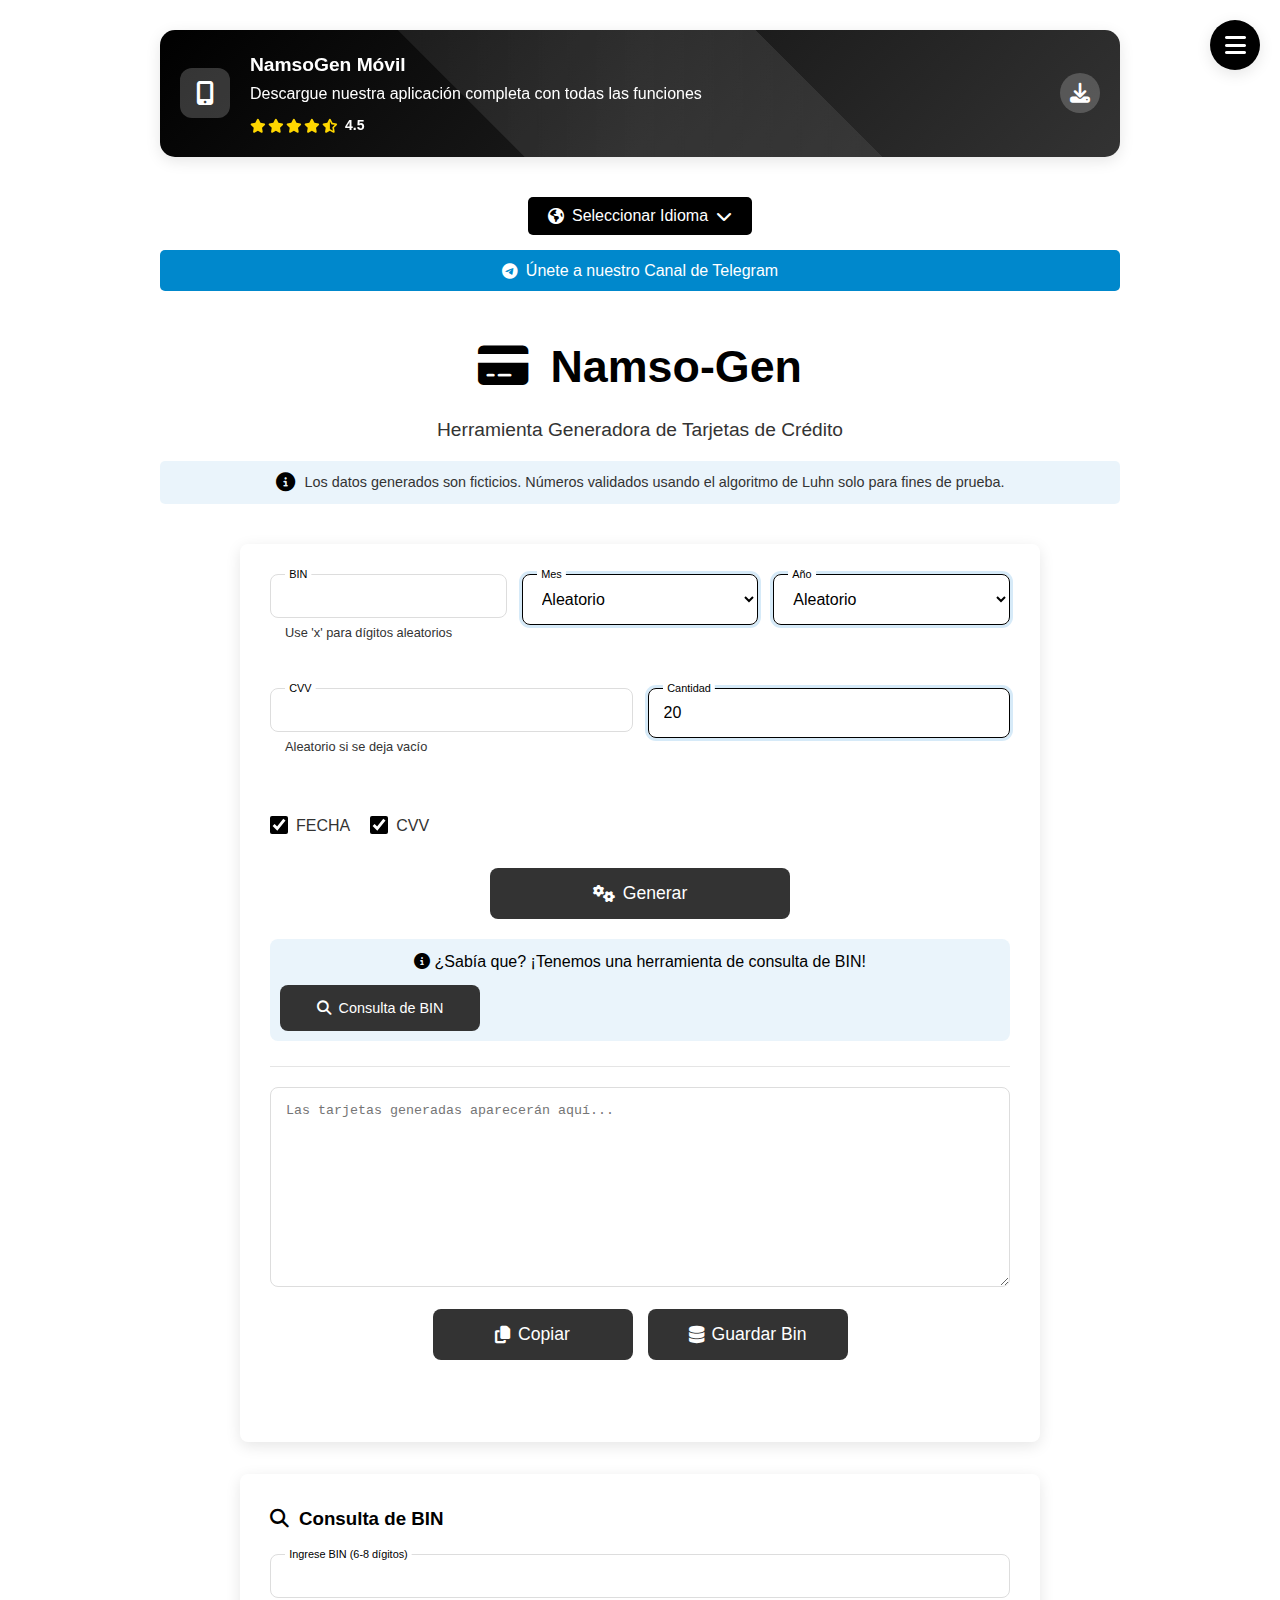
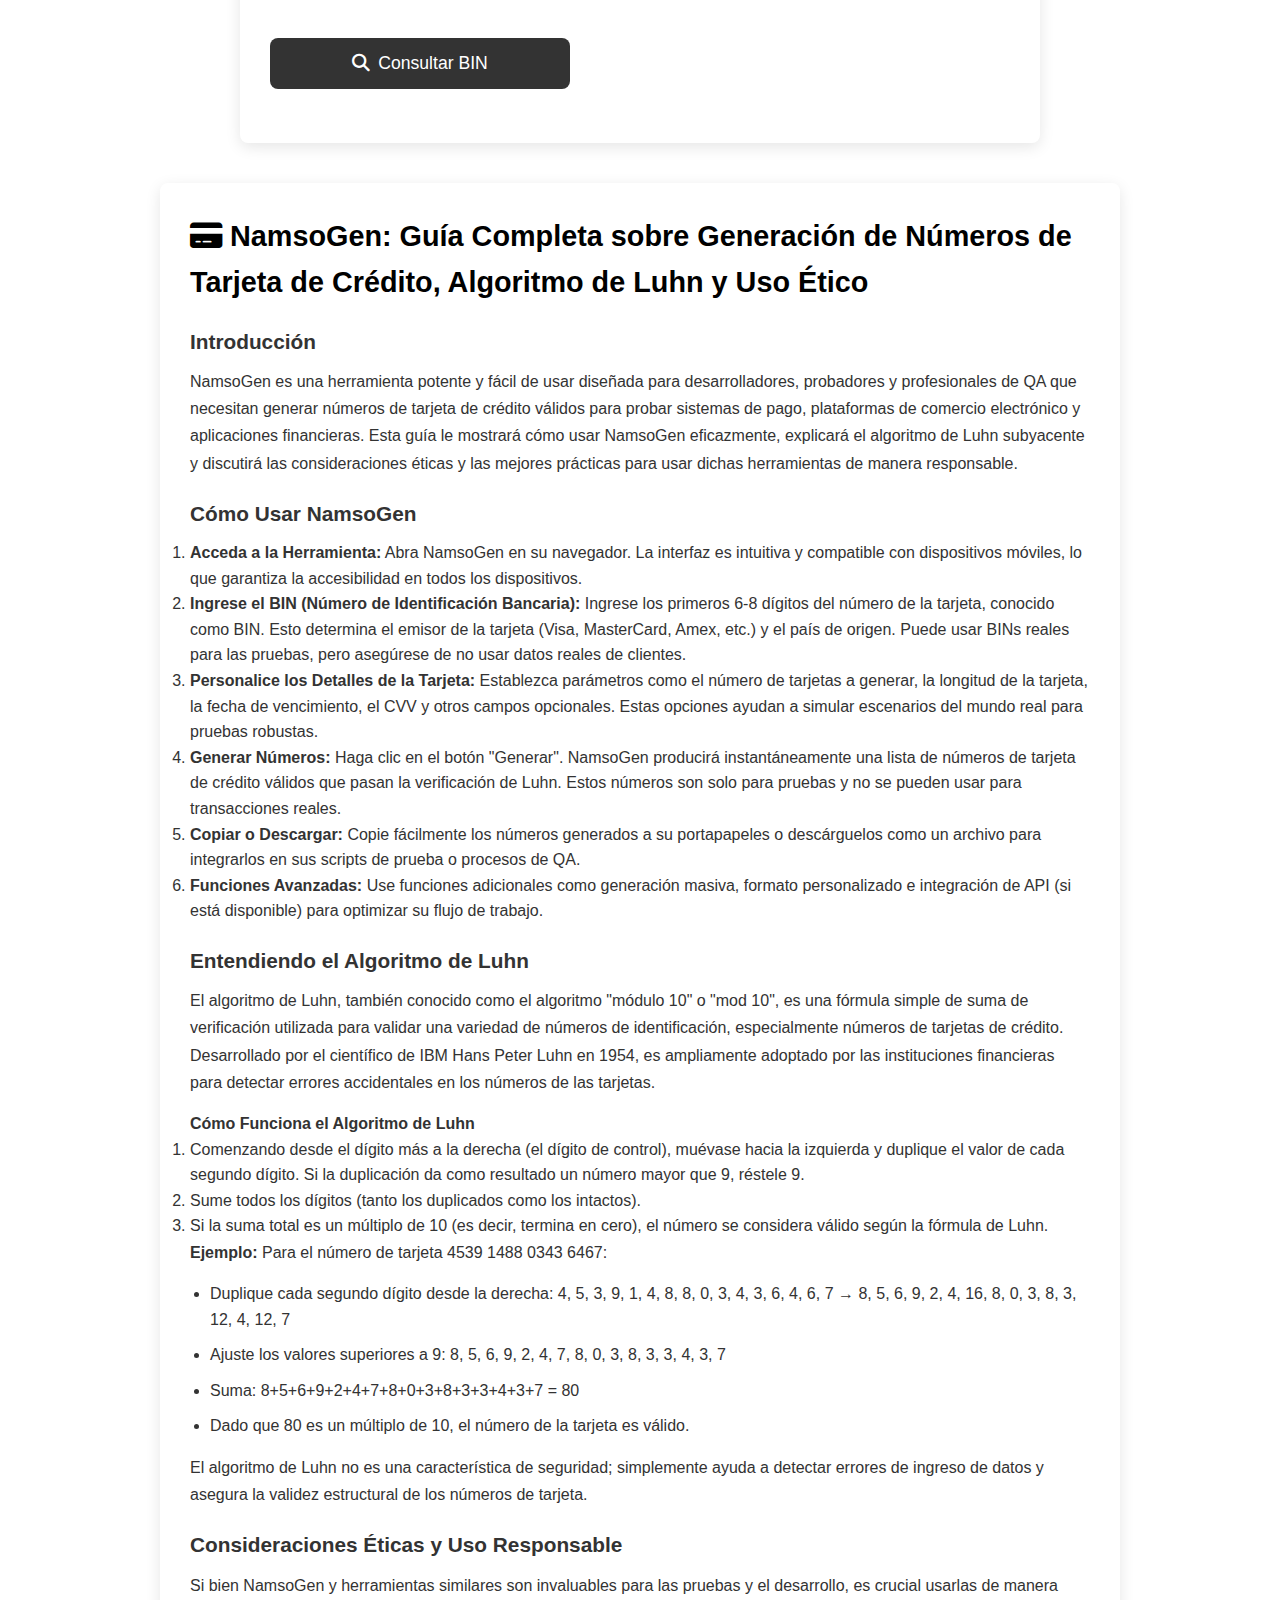
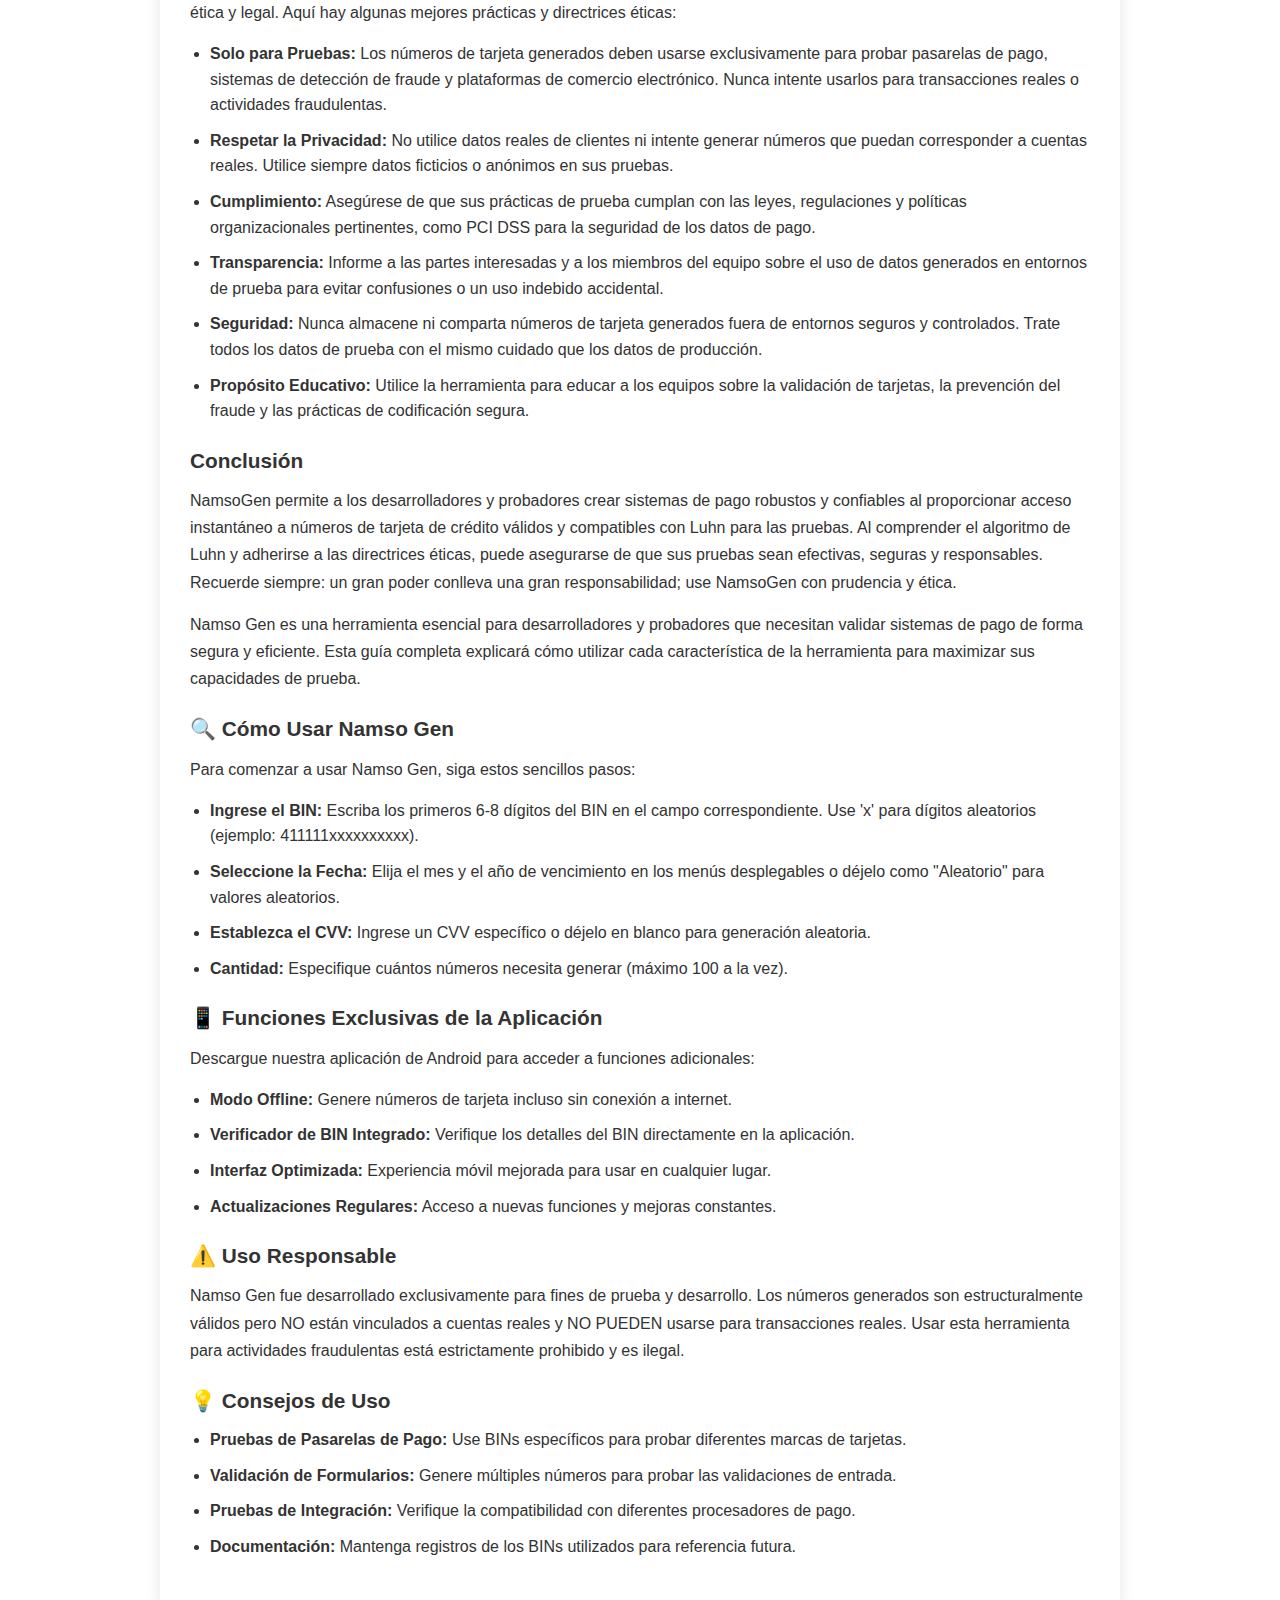
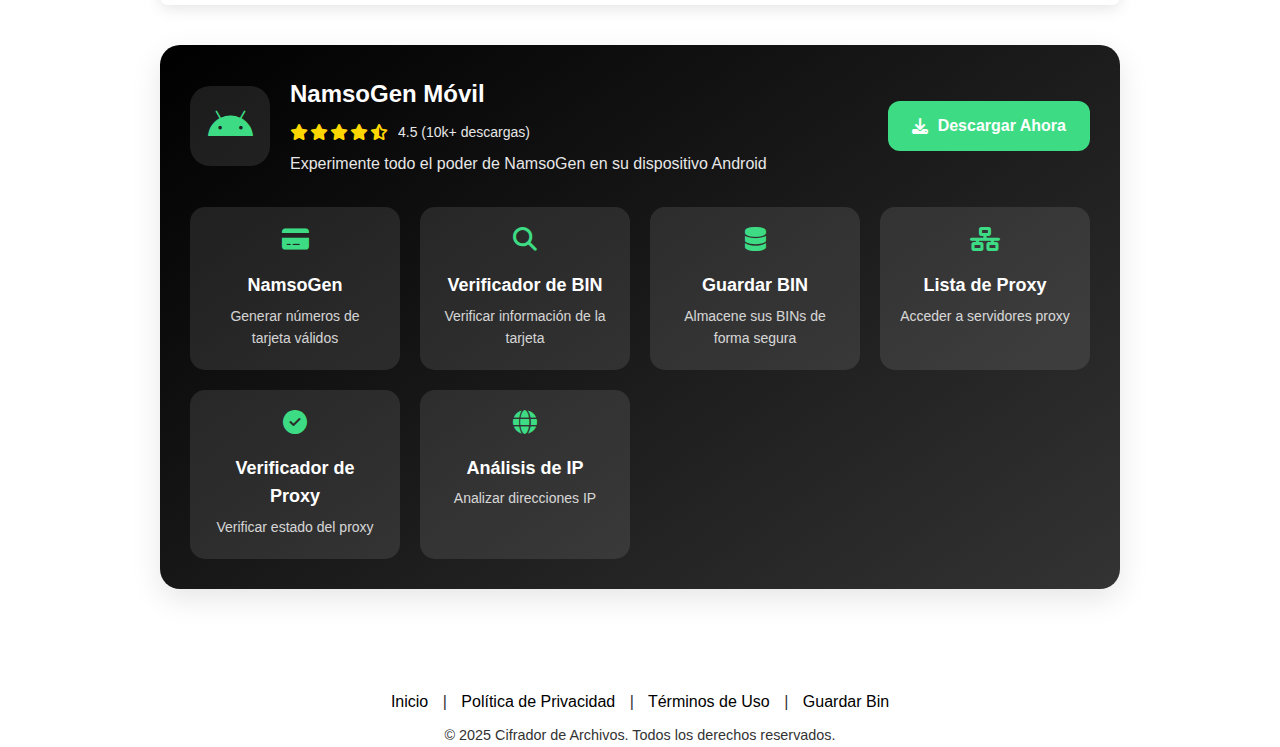
<file: es/index.html>
<!DOCTYPE html>
<html lang="es">
<head>
    <meta name="ab336f189e2ca667e22a66dc9fedb2bb84af81a5" content="ab336f189e2ca667e22a66dc9fedb2bb84af81a5" />
    <meta charset="UTF-8">
    <meta name="viewport" content="width=device-width, initial-scale=1.0">
    
    <script type="application/ld+json">
        {
          "@context": "https://schema.org",
          "@type": "WebSite",
          "name": "NamsoGen",
          "url": "https://namsogen.top/es/",
          "description": "Genere números de tarjeta de crédito válidos al instante con NamsoGen. Ideal para desarrolladores y probadores que necesitan BINs personalizables para pruebas de sistemas de pago.",
          "inLanguage": "es",
          "publisher": {
            "@type": "Organization",
            "name": "NamsoGen",
            "url": "https://namsogen.top/",
            "logo": {
              "@type": "ImageObject",
              "url": "https://namsogen.top/logo.png"
            }
          },
          "potentialAction": {
            "@type": "SearchAction",
            "target": "https://namsogen.top/es/?q={search_term_string}",
            "query-input": "required name=search_term_string"
          }
        }
        </script>
        
    <title>NamsoGen | Generador Gratuito de Tarjetas de Crédito para Probar BINs y Algoritmo de Luhn.</title>
    <meta name="description" content="NamsoGen permite a los desarrolladores generar números de tarjeta de crédito de prueba válidos utilizando BINs personalizados y el algoritmo de Luhn. Rápido, seguro y gratuito para pruebas de QA.">
    <meta name="keywords" content="generador de tarjetas de credito, namso gen, prueba de numeros de tarjeta, generador de BIN, prueba de sistemas de pago, validacion de tarjetas, generador de tarjetas de credito, herramienta de numeros de tarjeta, generador de BIN, herramientas para desarrolladores, tarjetas de prueba, ccgen, generador cc, generador, cc, bin, credito, mastercard, visa, amex, discover, namso gen, namso gen.com, namsogen, consulta bin, verificador bin, chk bin">
    <meta name="google-adsense-account" content="ca-pub-9494688226754104">
    <meta property="og:title" content="Namso Gen Generador de CC">
    <meta property="og:description" content="Genere números de tarjeta de crédito válidos para fines de prueba y desarrollo">
    <meta property="og:type" content="website">
    <link rel="icon" type="image/png" sizes="16x16" href="../iconapp.png" />
    <meta property="og:image" content="https://namsogen.top/iconapp.png">
    <meta property="og:url" content="https://namsogen.top/es/"> <script src="https://www.google.com/recaptcha/api.js" async defer></script>
    
    <link rel="canonical" href="https://namsogen.top/es/"> <meta name="robots" content="index, follow">
    
    <link rel="stylesheet" href="../styles.css">
    <link rel="stylesheet" href="../namso-gen.css">
    <script>
      var fa = document.createElement('link');
      fa.rel = 'stylesheet';
      fa.href = 'https://cdnjs.cloudflare.com/ajax/libs/font-awesome/6.4.0/css/all.min.css';
      document.head.appendChild(fa);

      function scrollToBinLookup() {
          const binLookupSection = document.querySelector('.bin-lookup-section');
          if (binLookupSection) {
              binLookupSection.scrollIntoView({ behavior: 'smooth' });
          }
      }
    </script>
    <script
      async
      src="https://www.googletagmanager.com/gtag/js?id=G-EN0DRPF9Q7"
    ></script>
    <script>
      window.dataLayer = window.dataLayer || [];
      function gtag() {
        dataLayer.push(arguments);
      }
      gtag("js", new Date());
      gtag("config", "G-EN0DRPF9Q7");
    </script>
    <style>
        /* Bin Save popup styles */
        .binsave-popup-backdrop {
            position: fixed;
            left: 0; top: 0;
            width: 100vw; height: 100vh;
            background: rgba(44, 62, 80, 0.43);
            display: none;
            z-index: 3000;
        }
        .binsave-popup-backdrop.active {
            display: block;
        }
        .binsave-popup {
            position: fixed;
            background: #fff;
            left: 50%;
            top: 50%;
            width: 95%;
            max-width: 430px;
            transform: translate(-50%, -50%);
            border-radius: 12px;
            box-shadow: 0 6px 32px rgba(44,62,80,0.11);
            padding: 28px 24px 12px;
            z-index: 3100;
            display: flex;
            flex-direction: column;
            gap: 12px;
        }
        .binsave-popup h2 {
            margin-bottom: 14px;
            color: var(--primary-color);
            font-size: 1.3rem;
            margin-top: 0;
        }
        .binsave-popup label {
            font-weight: 500;
            display: block;
            margin-bottom: 3px;
        }
        .binsave-popup input,
        .binsave-popup textarea,
        .binsave-popup select {
            width: 100%;
            padding: 9px 13px;
            font-size: 1rem;
            border: 1px solid var(--gray-color);
            border-radius: 7px;
            margin-bottom: 9px;
        }
        .binsave-popup .popup-actions {
            display: flex;
            justify-content: flex-end;
            gap: 12px;
        }
        .binsave-popup .popup-btn {
            padding: 10px 20px;
            border-radius: 6px;
            border: none;
            background: var(--primary-color);
            color: #fff;
            font-weight: 500;
            cursor: pointer;
            transition: background .2s;
        }
        .binsave-popup .popup-btn.cancel {
            background: var(--gray-color);
            color: #34495e;
        }
        .binsave-popup .popup-btn:hover {
            background: var(--primary-dark);
        }
        .binsave-popup .popup-btn.cancel:hover {
            background: #bdc3c7;
        }
        .binsave-popup .error-msg {
            color: var(--danger-color);
            font-size: 0.92rem;
            margin-bottom: 9px;
        }
        .download-header {
            display: flex;
            justify-content: center;
            align-items: center;
            background-color: var(--primary-color);
            color: white;
            padding: 15px;
            margin-bottom: 20px;
            cursor: pointer;
            transition: background-color 0.3s ease;
        }
        .download-header:hover {
            background-color: var(--primary-dark);
        }
        .download-header i {
            margin-right: 10px;
        }
        .luhn-notification {
            background-color: rgba(52, 152, 219, 0.1);
            color: var(--primary-dark);
            padding: 10px 15px;
            border-radius: 5px;
            font-size: 0.9rem;
            text-align: center;
            margin-top: 15px;
            display: flex;
            align-items: center;
            justify-content: center;
            gap: 10px;
        }
        .luhn-notification i {
            color: var(--primary-color);
            font-size: 1.2rem;
        }

        /* Mobile App Download Popup Styles */
        #mobile-app-download-popup {
            position: fixed;
            left: 0;
            top: 0;
            width: 100%;
            height: 100%;
            background: rgba(0, 0, 0, 0.7);
            display: none;
            justify-content: center;
            align-items: center;
            z-index: 5000;
        }

        .mobile-app-download-modal {
            background: white;
            width: 90%;
            max-width: 400px;
            border-radius: 12px;
            padding: 30px;
            text-align: center;
            position: relative;
        }

        .mobile-app-download-modal h2 {
            color: var(--primary-color);
            margin-bottom: 15px;
        }

        .mobile-app-download-modal p {
            margin-bottom: 20px;
            color: var(--dark-color);
        }

        .mobile-app-download-modal .app-download-buttons {
            display: flex;
            justify-content: space-between;
            gap: 15px;
        }

        .mobile-app-download-modal .app-download-btn {
            flex: 1;
            padding: 12px;
            border: none;
            border-radius: 8px;
            font-weight: bold;
            cursor: pointer;
            transition: background-color 0.3s;
        }

        .mobile-app-download-modal .download-btn {
            background-color: var(--primary-color);
            color: white;
        }

        .mobile-app-download-modal .already-downloaded-btn {
            background-color: var(--secondary-color);
            color: white;
        }

        .mobile-app-download-modal .close-btn {
            position: absolute;
            top: 10px;
            right: 10px;
            background: none;
            border: none;
            font-size: 1.5rem;
            color: var(--gray-color);
            cursor: pointer;
        }

        .imagem-responsiva {
            width: 100%;
            height: auto;
            max-width: 1600px;
            display: block;
            margin: 20px auto 0; 
        }
    </style>
    <script type="text/javascript">
        aclib.runAutoTag({
            zoneId: 'fxdu7whv7c',
        });
    </script>
    <script id="aclib" type="text/javascript" src="http://acscdn.com/script/aclib.js"></script>
    <script src="../js/bin-lookup.js"></script> <style>
        .result-item {
            background: #ffffff;
            padding: 16px;
            border-radius: 10px;
            box-shadow: 0 4px 12px rgba(0, 0, 0, 0.1);
            border: 1px solid rgba(52, 152, 219, 0.2);
        }
        .result-item strong {
            display: block;
            color: #2980b9;
            margin-bottom: 8px;
            font-size: 1.1em;
        }
        .result-item strong i {
            margin-right: 10px;
            color: #3498db;
        }
        .result-item span {
            color: #2c3e50;
            font-size: 1.05em;
        }
        .lookup-form .form-group {
            margin-bottom: 0;
        }
    </style>
</head>
<body>
    <div class="container">
        <div class="app-download-card" onclick="window.location.href='https://namsogen.apk.com/'"> <div class="app-icon">
                <i class="fas fa-mobile-alt"></i>
            </div>
            <div class="app-info">
                <h3>NamsoGen Móvil</h3>
                <p>Descargue nuestra aplicación completa con todas las funciones</p>
                <div class="rating">
                    <i class="fas fa-star"></i>
                    <i class="fas fa-star"></i>
                    <i class="fas fa-star"></i>
                    <i class="fas fa-star"></i>
                    <i class="fas fa-star-half-alt"></i>
                    <span>4.5</span>
                </div>
            </div>
            <div class="download-now">
                <i class="fas fa-download"></i>
            </div>
        </div>
        <div class="language-menu" style="text-align: center; margin: 20px 0;">
            <div class="dropdown">
                <button class="dropbtn" onclick="toggleLanguageMenu()">
                    <i class="fas fa-globe-americas"></i> Seleccionar Idioma
                    <i class="fas fa-chevron-down"></i>
                </button>
                <div class="dropdown-content" id="languageDropdown">
                    <a href="../index.html"><i class="fas fa-globe-americas"></i> English</a>
                    <a href="../pt.html"><i class="fas fa-globe-americas"></i> Português</a>
                    <a href="index.html"><i class="fas fa-globe-americas"></i> Español</a>
                </div>
            </div>
            <a href="https://t.me/ccgen_namsogen" class="telegram-link" target="_blank">
                <i class="fab fa-telegram"></i> Únete a nuestro Canal de Telegram
            </a>
        </div>

        <style>
            .dropdown {
                position: relative;
                display: inline-block;
            }

            .dropbtn {
                background: var(--primary-color);
                color: white;
                padding: 10px 20px;
                border: none;
                border-radius: 5px;
                cursor: pointer;
                display: flex;
                align-items: center;
                gap: 8px;
                font-size: 16px;
                transition: background 0.3s ease;
            }

            .dropbtn:hover {
                background: var(--primary-dark);
            }

            .dropdown-content {
                display: none;
                position: absolute;
                background-color: white;
                min-width: 160px;
                box-shadow: 0 8px 16px rgba(0,0,0,0.1);
                border-radius: 5px;
                z-index: 1;
                margin-top: 5px;
                left: 50%;
                transform: translateX(-50%);
            }

            .dropdown-content a {
                color: var(--dark-color);
                padding: 12px 16px;
                text-decoration: none;
                display: flex;
                align-items: center;
                gap: 8px;
                transition: background 0.3s ease;
            }

            .dropdown-content a:hover {
                background-color: #f1f1f1;
                color: var(--primary-color);
            }

            .show {
                display: block;
            }

            .telegram-link {
                display: flex;
                align-items: center;
                justify-content: center;
                gap: 8px;
                margin-top: 15px;
                padding: 8px 16px;
                background: #0088cc;
                color: white;
                text-decoration: none;
                border-radius: 5px;
                transition: background 0.3s ease;
            }

            .telegram-link:hover {
                background: #006699;
            }

            @media (max-width: 480px) {
                .dropbtn {
                    width: 100%;
                    justify-content: center;
                }

                .dropdown-content {
                    width: 100%;
                }

                .telegram-link {
                    width: 100%;
                }
            }
        </style>

        <script>
            function toggleLanguageMenu() {
                document.getElementById("languageDropdown").classList.toggle("show");
            }

            window.onclick = function(event) {
                if (!event.target.matches('.dropbtn') && !event.target.matches('.dropbtn *')) {
                    var dropdowns = document.getElementsByClassName("dropdown-content");
                    for (var i = 0; i < dropdowns.length; i++) {
                        var openDropdown = dropdowns[i];
                        if (openDropdown.classList.contains('show')) {
                            openDropdown.classList.remove('show');
                        }
                    }
                }
            }
        </script>
        <style>
            @keyframes pulse {
                0% { transform: scale(1); }
                50% { transform: scale(1.05); }
                100% { transform: scale(1); }
            }

            @keyframes float {
                0% { transform: translateY(0); }
                50% { transform: translateY(-5px); }
                100% { transform: translateY(0); }
            }

            @keyframes shine {
                0% { background-position: -100% 0; }
                100% { background-position: 200% 0; }
            }

            @keyframes sparkle {
                0%, 100% { opacity: 1; transform: scale(1); }
                50% { opacity: 0.8; transform: scale(1.2); }
            }

            @keyframes bounce {
                0%, 100% { transform: translateY(0); }
                50% { transform: translateY(-3px); }
            }

            .app-download-card {
                display: flex;
                align-items: center;
                background: linear-gradient(135deg, var(--primary-color), var(--primary-dark));
                color: white;
                padding: 20px;
                margin-bottom: 20px;
                border-radius: 15px;
                cursor: pointer;
                transition: all 0.3s ease;
                box-shadow: var(--shadow);
                position: relative;
                overflow: hidden;
            }

            .app-download-card::after {
                content: '';
                position: absolute;
                top: -50%;
                left: -50%;
                width: 200%;
                height: 200%;
                background: linear-gradient(45deg, transparent, rgba(255,255,255,0.1), transparent);
                transform: rotate(45deg);
                animation: shine 3s infinite linear;
            }

            .app-download-card:hover {
                transform: translateY(-2px) scale(1.01);
                box-shadow: 0 10px 25px rgba(0, 0, 0, 0.2);
            }

            .app-icon {
                background: rgba(255, 255, 255, 0.2);
                width: 50px;
                height: 50px;
                border-radius: 12px;
                display: flex;
                align-items: center;
                justify-content: center;
                margin-right: 20px;
                animation: float 3s ease-in-out infinite;
            }

            .app-icon i {
                font-size: 24px;
                animation: pulse 2s ease-in-out infinite;
            }

            .app-info {
                flex: 1;
                transform: translateZ(0);
            }

            .app-info h3 {
                margin: 0;
                font-size: 1.2em;
                font-weight: 600;
                transition: transform 0.3s ease;
            }

            .rating {
                display: flex;
                align-items: center;
                margin-top: 8px;
                gap: 2px;
            }

            .rating i {
                color: #FFD700;
                font-size: 14px;
                animation: sparkle 2s infinite;
            }

            .rating i:nth-child(1) { animation-delay: 0s; }
            .rating i:nth-child(2) { animation-delay: 0.2s; }
            .rating i:nth-child(3) { animation-delay: 0.4s; }
            .rating i:nth-child(4) { animation-delay: 0.6s; }
            .rating i:nth-child(5) { animation-delay: 0.8s; }

            .rating span {
                margin-left: 5px;
                font-weight: 600;
                font-size: 14px;
                animation: bounce 2s infinite;
            }

            .download-now {
                background: rgba(255, 255, 255, 0.2);
                padding: 10px;
                border-radius: 50%;
                transition: all 0.3s ease;
                animation: pulse 2s infinite;
            }

            .download-now:hover {
                background: rgba(255, 255, 255, 0.3);
                transform: scale(1.1);
            }

            .download-now i {
                font-size: 20px;
            }

            .app-download-card:hover .app-info h3 {
                transform: scale(1.02);
            }

            .app-download-card:hover .app-info p {
                opacity: 1;
            }
            
            .download-now {
                background: rgba(255, 255, 255, 0.2);
                width: 40px;
                height: 40px;
                border-radius: 50%;
                display: flex;
                align-items: center;
                justify-content: center;
                transition: all 0.3s ease;
                animation: pulse 2s ease-in-out infinite;
            }
            
            .app-download-card:hover .download-now {
                background: rgba(255, 255, 255, 0.3);
                transform: scale(1.1);
            }
        </style>

        <header>
            <h1><i class="fas fa-credit-card"></i> Namso-Gen</h1>
            <p class="subtitle">Herramienta Generadora de Tarjetas de Crédito</p>
            
            <div class="luhn-notification">
                <i class="fas fa-info-circle"></i>
                Los datos generados son ficticios. Números validados usando el algoritmo de Luhn solo para fines de prueba.
            </div>
        </header>

        <div class="app-download-section">
            <button class="menu-icon" id="downloadMenuBtn"><i class="fas fa-bars"></i></button>
            <div class="dropdown-menu" id="downloadMenu">
                <h3><i class="fas fa-download"></i> Descargar Aplicación</h3>
                <a href="https://www.mediafire.com/file/zol2kqrx5366yx3/namsogen.apk/file" class="download-option"><i class="fas fa-download"></i> Descargar APK de la aplicación</a>
                <a href="index.html" class="download-option"><i class="fas fa-credit-card"></i> Generador Namso</a> <a href="../index-fileEncriptor.html" class="download-option"><i class="fas fa-shield-alt"></i> Cifrador de Archivos</a> <a href="http://namsogen.top/es/binsave.html" class="download-option"><i class="fas fa-database"></i> Guardar Bin</a> <a href="https://t.me/ccgen_namsogen" class="download-option"><i class="fab fa-telegram"></i> Canal de Telegram</a>
            </div>
        </div>

        <main>
            <div class="card namso-card">
                <div class="card-content">
                    <div class="generator-form">
                        <div class="form-row">
                            <div class="form-group">
                                <input type="text" id="bin" placeholder=" " class="form-control">
                                <label for="bin">BIN</label>
                                <small>Use 'x' para dígitos aleatorios</small>
                            </div>
                            <div class="form-group month-group">
                                <select id="month" class="form-control" value="Random">
                                    <option value="Random" selected>Aleatorio</option>
                                    <option value="01">01</option>
                                    <option value="02">02</option>
                                    <option value="03">03</option>
                                    <option value="04">04</option>
                                    <option value="05">05</option>
                                    <option value="06">06</option>
                                    <option value="07">07</option>
                                    <option value="08">08</option>
                                    <option value="09">09</option>
                                    <option value="10">10</option>
                                    <option value="11">11</option>
                                    <option value="12">12</option>
                                </select>
                                <label for="month">Mes</label>
                            </div>
                            <div class="form-group year-group">
                                <select id="year" class="form-control" value="Random">
                                    <option value="Random" selected>Aleatorio</option>
                                    <option value="2025">2025</option>
                                    <option value="2026">2026</option>
                                    <option value="2027">2027</option>
                                    <option value="2028">2028</option>
                                    <option value="2029">2029</option>
                                    <option value="2030">2030</option>
                                    <option value="2031">2031</option>
                                    <option value="2032">2032</option>
                                    <option value="2033">2033</option>
                                    <option value="2034">2034</option>
                                    <option value="2035">2035</option>
                                    <option value="2036">2036</option>
                                    <option value="2037">2037</option>
                                    <option value="2038">2038</option>
                                    <option value="2039">2039</option>
                                    <option value="2040">2040</option>
                                    <option value="2041">2041</option>
                                    <option value="2042">2042</option>                                    
                                </select>
                                <label for="year">Año</label>
                            </div>
                        </div>
                        <div class="form-row">
                            <div class="form-group">
                                <input type="text" id="ccv" placeholder=" " class="form-control">
                                <label for="ccv">CVV</label>
                                <small>Aleatorio si se deja vacío</small>
                            </div>
                            <div class="form-group">
                                <input type="number" id="count" value="20" min="1" max="100" class="form-control">
                                <label for="count">Cantidad</label>
                            </div>
                        </div>
                        <div class="form-row" style="margin-top: 10px;">
                            <div class="checkbox-wrapper" style="display: flex; gap: 20px; align-items: center; justify-content: center; margin: 10px 0;">
                                <div class="custom-checkbox" style="display: flex; align-items: center; gap: 8px;">
                                    <input type="checkbox" id="include-date" checked style="width: 18px; height: 18px; cursor: pointer; accent-color: var(--primary-color); transition: all 0.3s ease;">
                                    <label for="include-date" style="color: var(--dark-color); font-weight: 500; cursor: pointer;">FECHA</label>
                                </div>
                                <div class="custom-checkbox" style="display: flex; align-items: center; gap: 8px;">
                                    <input type="checkbox" id="include-cvv" checked style="width: 18px; height: 18px; cursor: pointer; accent-color: var(--primary-color); transition: all 0.3s ease;">
                                    <label for="include-cvv" style="color: var(--dark-color); font-weight: 500; cursor: pointer;">CVV</label>
                                </div>
                            </div>
                        </div>
                        <div class="form-row action-row">
                            <button onclick="generate()" class="action-button generator-btn">
                                <i class="fas fa-cogs"></i> Generar
                            </button>
                        </div>
                        <div class="bin-check-info" style="text-align: center; margin-top: 15px; padding: 10px; background: rgba(52, 152, 219, 0.1); border-radius: 8px;">
                            <p style="margin-bottom: 10px; color: var(--primary-color);"><i class="fas fa-info-circle"></i> ¿Sabía que? ¡Tenemos una herramienta de consulta de BIN!</p>
                            <button onclick="scrollToBinLookup()" class="action-button secondary" style="font-size: 0.9em;">
                                <i class="fas fa-search"></i> Consulta de BIN
                            </button>
                        </div>
                    </div>
                    <div>
                    </div>

                    <div class="result-section">
                        <textarea id="output" class="result-output" readonly placeholder="Las tarjetas generadas aparecerán aquí..."></textarea>
                        <div class="result-actions">
                            <button onclick="copyToClipboard()" class="action-button secondary">
                                <i class="fas fa-copy"></i> Copiar
                            </button>
                            <button id="binsave-btn" class="action-button secondary">
                                <i class="fas fa-database"></i> Guardar Bin
                            </button>
                        </div>
                        </a>
                        
                        <div>
                            <br>
                            <div>
                                <script type="text/javascript">
                                    aclib.runBanner({
                                        zoneId: '9961790',
                                    });
                                </script>
                            </div>
                        <div>
                            <br>
                            <script type="text/javascript">
                                aclib.runBanner({
                                    zoneId: '9957698',
                                });
                            </script>
                        </div>
                        </div>
                    </div>
                </div>
            </div>
            <section class="bin-lookup-section card namso-card" style="margin:32px auto;max-width:800px;">
                <div class="card-content">
                    <h3 class="section-title" style="color:var(--primary-color);margin-bottom:20px;display:flex;align-items:center;gap:10px;">
                        <i class="fas fa-search"></i> Consulta de BIN
                    </h3>
                    <form id="bin-lookup-form" method="POST" action="http://namsogen.top/php/bin.php" class="lookup-form" style="display:flex;flex-direction:column;gap:16px;margin-bottom:24px;"> <div class="form-group" style="position:relative;">
                            <input type="text" id="bin-lookup-input" name="bin" maxlength="8" minlength="6" pattern="\d{6,8}" placeholder=" " required class="form-control">
                            <label for="bin-lookup-input">Ingrese BIN (6-8 dígitos)</label>
                        </div>
                        <div class="g-recaptcha" data-sitekey="6Lf4WD4rAAAAAIEIER6R2L06plDYAKxbwk0x3MFO" style="margin:0 auto;"></div>
                        <button type="submit" class="action-button generator-btn" style="margin-top:8px;">
                            <i class="fas fa-search"></i> Consultar BIN
                        </button>
                    </form>
                    <div id="bin-lookup-result" class="lookup-result" style="display:none;background:var(--light-color);border-radius:var(--border-radius);padding:20px;">
                        <div class="result-header" style="margin-bottom:16px;padding-bottom:12px;border-bottom:2px solid var(--primary-color);display:flex;align-items:center;justify-content:space-between;">
                            <h4 style="color:var(--primary-color);margin:0;display:flex;align-items:center;gap:8px;">
                                <i class="fas fa-credit-card"></i>
                                <span class="bin-number">BIN: </span>
                            </h4>
                            <span class="bin-type" style="background:var(--primary-color);color:white;padding:4px 12px;border-radius:20px;font-size:0.9em;"></span>
                        </div>
                        <div class="result-grid" style="display:grid;grid-template-columns:repeat(auto-fit, minmax(200px, 1fr));gap:16px;">
                            <div class="result-item">
                                <strong><i class="fas fa-university"></i> Banco:</strong>
                                <span class="bank-name"></span>
                            </div>
                            <div class="result-item">
                                <strong><i class="fas fa-tag"></i> Marca:</strong>
                                <span class="vendor-name"></span>
                            </div>
                            <div class="result-item">
                                <strong><i class="fas fa-star"></i> Nivel:</strong>
                                <span class="card-level"></span>
                            </div>
                            <div class="result-item">
                                <strong><i class="fas fa-globe-americas"></i> País:</strong>
                                <span class="country-name"></span>
                            </div>
                            <div class="result-item">
                                <strong><i class="fas fa-phone"></i> Teléfono:</strong>
                                <span class="phone-number"></span>
                            </div>
                            <div class="result-item">
                                <strong><i class="fas fa-link"></i> Sitio Web:</strong>
                                <span class="website-url"></span>
                            </div>
                        </div>
                    </div>
                </div>
            </section>
            <div class="namso-gen-article aso-article">
                <h2><i class="fas fa-credit-card"></i> NamsoGen: Guía Completa sobre Generación de Números de Tarjeta de Crédito, Algoritmo de Luhn y Uso Ético</h2>
                <article>
                  <section>
                    <h3>Introducción</h3>
                    <p>
                      NamsoGen es una herramienta potente y fácil de usar diseñada para desarrolladores, probadores y profesionales de QA que necesitan generar números de tarjeta de crédito válidos para probar sistemas de pago, plataformas de comercio electrónico y aplicaciones financieras. Esta guía le mostrará cómo usar NamsoGen eficazmente, explicará el algoritmo de Luhn subyacente y discutirá las consideraciones éticas y las mejores prácticas para usar dichas herramientas de manera responsable.
                    </p>
                  </section>
                  <section>
                    <h3>Cómo Usar NamsoGen</h3>
                    <ol>
                      <li>
                        <strong>Acceda a la Herramienta:</strong> Abra NamsoGen en su navegador. La interfaz es intuitiva y compatible con dispositivos móviles, lo que garantiza la accesibilidad en todos los dispositivos.
                      </li>
                      <li>
                        <strong>Ingrese el BIN (Número de Identificación Bancaria):</strong> Ingrese los primeros 6-8 dígitos del número de la tarjeta, conocido como BIN. Esto determina el emisor de la tarjeta (Visa, MasterCard, Amex, etc.) y el país de origen. Puede usar BINs reales para las pruebas, pero asegúrese de no usar datos reales de clientes.
                      </li>
                      <li>
                        <strong>Personalice los Detalles de la Tarjeta:</strong> Establezca parámetros como el número de tarjetas a generar, la longitud de la tarjeta, la fecha de vencimiento, el CVV y otros campos opcionales. Estas opciones ayudan a simular escenarios del mundo real para pruebas robustas.
                      </li>
                      <li>
                        <strong>Generar Números:</strong> Haga clic en el botón "Generar". NamsoGen producirá instantáneamente una lista de números de tarjeta de crédito válidos que pasan la verificación de Luhn. Estos números son solo para pruebas y no se pueden usar para transacciones reales.
                      </li>
                      <li>
                        <strong>Copiar o Descargar:</strong> Copie fácilmente los números generados a su portapapeles o descárguelos como un archivo para integrarlos en sus scripts de prueba o procesos de QA.
                      </li>
                      <li>
                        <strong>Funciones Avanzadas:</strong> Use funciones adicionales como generación masiva, formato personalizado e integración de API (si está disponible) para optimizar su flujo de trabajo.
                      </li>
                    </ol>
                  </section>
                  <section>
                    <h3>Entendiendo el Algoritmo de Luhn</h3>
                    <p>
                      El algoritmo de Luhn, también conocido como el algoritmo "módulo 10" o "mod 10", es una fórmula simple de suma de verificación utilizada para validar una variedad de números de identificación, especialmente números de tarjetas de crédito. Desarrollado por el científico de IBM Hans Peter Luhn en 1954, es ampliamente adoptado por las instituciones financieras para detectar errores accidentales en los números de las tarjetas.
                    </p>
                    <h4>Cómo Funciona el Algoritmo de Luhn</h4>
                    <ol>
                      <li>Comenzando desde el dígito más a la derecha (el dígito de control), muévase hacia la izquierda y duplique el valor de cada segundo dígito. Si la duplicación da como resultado un número mayor que 9, réstele 9.</li>
                      <li>Sume todos los dígitos (tanto los duplicados como los intactos).</li>
                      <li>Si la suma total es un múltiplo de 10 (es decir, termina en cero), el número se considera válido según la fórmula de Luhn.</li>
                    </ol>
                    <p>
                      <strong>Ejemplo:</strong> Para el número de tarjeta 4539 1488 0343 6467:
                      <ul>
                        <li>Duplique cada segundo dígito desde la derecha: 4, 5, 3, 9, 1, 4, 8, 8, 0, 3, 4, 3, 6, 4, 6, 7 → 8, 5, 6, 9, 2, 4, 16, 8, 0, 3, 8, 3, 12, 4, 12, 7</li>
                        <li>Ajuste los valores superiores a 9: 8, 5, 6, 9, 2, 4, 7, 8, 0, 3, 8, 3, 3, 4, 3, 7</li>
                        <li>Suma: 8+5+6+9+2+4+7+8+0+3+8+3+3+4+3+7 = 80</li>
                        <li>Dado que 80 es un múltiplo de 10, el número de la tarjeta es válido.</li>
                      </ul>
                    </p>
                    <p>
                      El algoritmo de Luhn no es una característica de seguridad; simplemente ayuda a detectar errores de ingreso de datos y asegura la validez estructural de los números de tarjeta.
                    </p>
                  </section>
                  <section>
                    <h3>Consideraciones Éticas y Uso Responsable</h3>
                    <p>
                      Si bien NamsoGen y herramientas similares son invaluables para las pruebas y el desarrollo, es crucial usarlas de manera ética y legal. Aquí hay algunas mejores prácticas y directrices éticas:
                    </p>
                    <ul>
                      <li><strong>Solo para Pruebas:</strong> Los números de tarjeta generados deben usarse exclusivamente para probar pasarelas de pago, sistemas de detección de fraude y plataformas de comercio electrónico. Nunca intente usarlos para transacciones reales o actividades fraudulentas.</li>
                      <li><strong>Respetar la Privacidad:</strong> No utilice datos reales de clientes ni intente generar números que puedan corresponder a cuentas reales. Utilice siempre datos ficticios o anónimos en sus pruebas.</li>
                      <li><strong>Cumplimiento:</strong> Asegúrese de que sus prácticas de prueba cumplan con las leyes, regulaciones y políticas organizacionales pertinentes, como PCI DSS para la seguridad de los datos de pago.</li>
                      <li><strong>Transparencia:</strong> Informe a las partes interesadas y a los miembros del equipo sobre el uso de datos generados en entornos de prueba para evitar confusiones o un uso indebido accidental.</li>
                      <li><strong>Seguridad:</strong> Nunca almacene ni comparta números de tarjeta generados fuera de entornos seguros y controlados. Trate todos los datos de prueba con el mismo cuidado que los datos de producción.</li>
                      <li><strong>Propósito Educativo:</strong> Utilice la herramienta para educar a los equipos sobre la validación de tarjetas, la prevención del fraude y las prácticas de codificación segura.</li>
                    </ul>
                  </section>
                  <section>
                    <h3>Conclusión</h3>
                    <p>
                      NamsoGen permite a los desarrolladores y probadores crear sistemas de pago robustos y confiables al proporcionar acceso instantáneo a números de tarjeta de crédito válidos y compatibles con Luhn para las pruebas. Al comprender el algoritmo de Luhn y adherirse a las directrices éticas, puede asegurarse de que sus pruebas sean efectivas, seguras y responsables. Recuerde siempre: un gran poder conlleva una gran responsabilidad; use NamsoGen con prudencia y ética.
                    </p>
                  </section>
                </article>
                <p>Namso Gen es una herramienta esencial para desarrolladores y probadores que necesitan validar sistemas de pago de forma segura y eficiente. Esta guía completa explicará cómo utilizar cada característica de la herramienta para maximizar sus capacidades de prueba.</p>

                <h3>🔍 Cómo Usar Namso Gen</h3>
                <p>Para comenzar a usar Namso Gen, siga estos sencillos pasos:</p>
                <ul>
                    <li><strong>Ingrese el BIN:</strong> Escriba los primeros 6-8 dígitos del BIN en el campo correspondiente. Use 'x' para dígitos aleatorios (ejemplo: 411111xxxxxxxxxx).</li>
                    <li><strong>Seleccione la Fecha:</strong> Elija el mes y el año de vencimiento en los menús desplegables o déjelo como "Aleatorio" para valores aleatorios.</li>
                    <li><strong>Establezca el CVV:</strong> Ingrese un CVV específico o déjelo en blanco para generación aleatoria.</li>
                    <li><strong>Cantidad:</strong> Especifique cuántos números necesita generar (máximo 100 a la vez).</li>
                </ul>

                <h3>📱 Funciones Exclusivas de la Aplicación</h3>
                <p>Descargue nuestra aplicación de Android para acceder a funciones adicionales:</p>
                <ul>
                    <li><strong>Modo Offline:</strong> Genere números de tarjeta incluso sin conexión a internet.</li>
                    <li><strong>Verificador de BIN Integrado:</strong> Verifique los detalles del BIN directamente en la aplicación.</li>
                    <li><strong>Interfaz Optimizada:</strong> Experiencia móvil mejorada para usar en cualquier lugar.</li>
                    <li><strong>Actualizaciones Regulares:</strong> Acceso a nuevas funciones y mejoras constantes.</li>
                </ul>

                <h3>⚠️ Uso Responsable</h3>
                <p>Namso Gen fue desarrollado exclusivamente para fines de prueba y desarrollo. Los números generados son estructuralmente válidos pero NO están vinculados a cuentas reales y NO PUEDEN usarse para transacciones reales. Usar esta herramienta para actividades fraudulentas está estrictamente prohibido y es ilegal.</p>

                <h3>💡 Consejos de Uso</h3>
                <ul>
                    <li><strong>Pruebas de Pasarelas de Pago:</strong> Use BINs específicos para probar diferentes marcas de tarjetas.</li>
                    <li><strong>Validación de Formularios:</strong> Genere múltiples números para probar las validaciones de entrada.</li>
                    <li><strong>Pruebas de Integración:</strong> Verifique la compatibilidad con diferentes procesadores de pago.</li>
                    <li><strong>Documentación:</strong> Mantenga registros de los BINs utilizados para referencia futura.</li>
                </ul>
            </div>
            <div id="awn-z9957686"></div>
            <div class="download-complete-app-section">
                <div class="app-showcase">
                    <div class="app-preview">
                        <div class="app-icon-large">
                            <i class="fab fa-android"></i>
                        </div>
                        <div class="app-details">
                            <h2>NamsoGen Móvil</h2>
                            <div class="app-rating">
                                <div class="stars">
                                    <i class="fas fa-star"></i>
                                    <i class="fas fa-star"></i>
                                    <i class="fas fa-star"></i>
                                    <i class="fas fa-star"></i>
                                    <i class="fas fa-star-half-alt"></i>
                                </div>
                                <span class="rating-count">4.5 (10k+ descargas)</span>
                            </div>
                            <p class="app-description">Experimente todo el poder de NamsoGen en su dispositivo Android</p>
                        </div>
                    </div>
                    <a href="https://namsogen.apk.com/" class="download-button"> <i class="fas fa-download"></i>
                        <span>Descargar Ahora</span>
                    </a>
                </div>
                <div class="feature-grid">
                    <div class="feature-item">
                        <i class="fas fa-credit-card"></i>
                        <h4>NamsoGen</h4>
                        <p>Generar números de tarjeta válidos</p>
                    </div>
                    <div class="feature-item">
                        <i class="fas fa-search"></i>
                        <h4>Verificador de BIN</h4>
                        <p>Verificar información de la tarjeta</p>
                    </div>
                    <div class="feature-item">
                        <i class="fas fa-database"></i>
                        <h4>Guardar BIN</h4>
                        <p>Almacene sus BINs de forma segura</p>
                    </div>
                    <div class="feature-item">
                        <i class="fas fa-network-wired"></i>
                        <h4>Lista de Proxy</h4>
                        <p>Acceder a servidores proxy</p>
                    </div>
                    <div class="feature-item">
                        <i class="fas fa-check-circle"></i>
                        <h4>Verificador de Proxy</h4>
                        <p>Verificar estado del proxy</p>
                    </div>
                    <div class="feature-item">
                        <i class="fas fa-globe"></i>
                        <h4>Análisis de IP</h4>
                        <p>Analizar direcciones IP</p>
                    </div>
                </div>
            </div>
            <style>
                .download-complete-app-section {
                    background: linear-gradient(145deg, var(--primary-color), var(--primary-dark));
                    border-radius: 20px;
                    padding: 30px;
                    margin: 40px 0;
                    color: white;
                    box-shadow: 0 10px 30px rgba(0, 0, 0, 0.1);
                }
                .app-showcase {
                    display: flex;
                    align-items: center;
                    justify-content: space-between;
                    margin-bottom: 30px;
                    gap: 20px;
                    flex-wrap: wrap;
                }
                .app-preview {
                    display: flex;
                    align-items: center;
                    gap: 20px;
                    flex: 1;
                }
                .app-icon-large {
                    width: 80px;
                    height: 80px;
                    background: rgba(255, 255, 255, 0.1);
                    border-radius: 20px;
                    display: flex;
                    align-items: center;
                    justify-content: center;
                    animation: float 3s ease-in-out infinite;
                }
                .app-icon-large i {
                    font-size: 40px;
                    color: #3DDC84;
                    animation: pulse 2s ease-in-out infinite;
                }
                .app-details h2 {
                    margin: 0;
                    font-size: 24px;
                    font-weight: 600;
                }
                .app-rating {
                    display: flex;
                    align-items: center;
                    gap: 10px;
                    margin: 8px 0;
                }
                .stars { display: flex; gap: 2px; }
                .stars i { color: #FFD700; font-size: 16px; animation: sparkle 2s infinite; }
                .stars i:nth-child(1) { animation-delay: 0s; }
                .stars i:nth-child(2) { animation-delay: 0.2s; }
                .stars i:nth-child(3) { animation-delay: 0.4s; }
                .stars i:nth-child(4) { animation-delay: 0.6s; }
                .stars i:nth-child(5) { animation-delay: 0.8s; }
                .rating-count { font-size: 14px; opacity: 0.9; }
                .app-description { margin: 5px 0 0; font-size: 16px; opacity: 0.9; }
                .download-button {
                    background: #3DDC84; color: white; text-decoration: none; padding: 12px 24px; border-radius: 12px;
                    display: flex; align-items: center; gap: 10px; font-weight: 600; transition: all 0.3s ease; animation: pulse 2s infinite;
                }
                .download-button:hover { transform: translateY(-2px); box-shadow: 0 5px 15px rgba(61, 220, 132, 0.3); }
                .feature-grid { display: grid; grid-template-columns: repeat(auto-fit, minmax(200px, 1fr)); gap: 20px; margin-top: 30px; }
                .feature-item { background: rgba(255, 255, 255, 0.1); padding: 20px; border-radius: 15px; text-align: center; transition: all 0.3s ease; }
                .feature-item:hover { transform: translateY(-5px); background: rgba(255, 255, 255, 0.15); }
                .feature-item i { font-size: 24px; margin-bottom: 10px; color: #3DDC84; }
                .feature-item h4 { margin: 10px 0 5px; font-size: 18px; }
                .feature-item p { margin: 0; opacity: 0.8; font-size: 14px; }
                @media (max-width: 768px) {
                    .app-showcase, .app-preview { flex-direction: column; text-align: center; }
                    .app-rating { justify-content: center; }
                    .feature-grid { grid-template-columns: 1fr; }
                }
            </style>
            </div>
        </main>

        <footer>
            <div class="footer-links">
                <a href="index.html">Inicio</a> <span class="separator">|</span>
                <a href="../privacy-policy.html">Política de Privacidad</a> <span class="separator">|</span>
                <a href="../terms-of-use.html">Términos de Uso</a> <span class="separator">|</span>
                <a href="http://namsogen.top/es/binsave.html">Guardar Bin</a> </div>
            <p class="copyright">&copy; 2025 Cifrador de Archivos. Todos los derechos reservados.</p>
        </footer>
    </div>
    
    <div id="binsave-popup-backdrop" class="binsave-popup-backdrop"></div>
    <div id="binsave-popup" class="binsave-popup" style="display:none;">
        <h2><i class="fas fa-database"></i> Guardar BIN</h2>
        <div class="error-msg" id="binsave-error" style="display:none"></div>
        
        <div class="form-group">
            <input type="text" id="binsave-title" maxlength="30" placeholder=" " class="form-control">
            <label for="binsave-title">Título</label>
        </div>
        
        <div class="form-group">
            <input type="text" id="binsave-bin" maxlength="22" placeholder=" " class="form-control">
            <label for="binsave-bin">BIN</label>
        </div>
        
        <div class="form-group month-group">
            <select id="binsave-month" class="form-control">
                <option value="Random" selected>Aleatorio</option>
                <option value="01">01</option> <option value="02">02</option> <option value="03">03</option>
                <option value="04">04</option> <option value="05">05</option> <option value="06">06</option>
                <option value="07">07</option> <option value="08">08</option> <option value="09">09</option>
                <option value="10">10</option> <option value="11">11</option> <option value="12">12</option>
            </select>
            <label for="binsave-month">Mes</label>
        </div>
        
        <div class="form-group year-group">
            <select id="binsave-year" class="form-control">
                <option value="Random" selected>Aleatorio</option>
                <option value="2023">2023</option> <option value="2024">2024</option> <option value="2025">2025</option>
                <option value="2026">2026</option> <option value="2027">2027</option> <option value="2028">2028</option>
                <option value="2029">2029</option> <option value="2030">2030</option>
            </select>
            <label for="binsave-year">Año</label>
        </div>
        
        <div class="form-group">
            <input type="text" id="binsave-ccv" maxlength="4" placeholder=" " class="form-control">
            <label for="binsave-ccv">CVV</label>
        </div>
        
        <div class="form-group">
            <textarea id="binsave-desc" maxlength="90" placeholder=" " class="form-control"></textarea>
            <label for="binsave-desc">Descripción</label>
        </div>
        <div class="popup-actions">
            <button class="popup-btn cancel" id="binsave-cancel">Cancelar</button>
            <button class="popup-btn" id="binsave-save">Guardar</button>
        </div>
    </div>

    <script src="../namso-gen.js" defer></script> <script>
    function openBinSavePopup(prefill = {}) {
        document.getElementById('binsave-popup-backdrop').classList.add('active');
        const popup = document.getElementById('binsave-popup');
        popup.style.display = "block";
        document.getElementById('binsave-error').style.display = "none";

        document.getElementById('binsave-title').value = prefill.title || "";
        document.getElementById('binsave-bin').value = prefill.bin || (document.getElementById('bin').value || "");
        document.getElementById('binsave-month').value = prefill.month || (document.getElementById('month').value || "Random");
        document.getElementById('binsave-year').value = prefill.year || (document.getElementById('year').value || "Random");
        document.getElementById('binsave-ccv').value = prefill.ccv || (document.getElementById('ccv').value || "");
        document.getElementById('binsave-desc').value = prefill.desc || "";
        popup.dataset.editIndex = typeof prefill._idx === "number" ? prefill._idx : "";
    }
    function closeBinSavePopup() {
        document.getElementById('binsave-popup-backdrop').classList.remove('active');
        document.getElementById('binsave-popup').style.display = "none";
    }
    document.getElementById('binsave-btn').addEventListener('click', () => openBinSavePopup());
    document.getElementById('binsave-cancel').addEventListener('click', closeBinSavePopup);
    document.getElementById('binsave-popup-backdrop').addEventListener('click', closeBinSavePopup);

    document.getElementById('binsave-save').addEventListener('click', function() {
        const title = document.getElementById('binsave-title').value.trim();
        const bin = document.getElementById('binsave-bin').value.trim();
        const month = document.getElementById('binsave-month').value;
        const year = document.getElementById('binsave-year').value;
        const ccv = document.getElementById('binsave-ccv').value.trim();
        const desc = document.getElementById('binsave-desc').value.trim();

        if (!title) { showErr('Título requerido'); return; }
        if (!bin) { showErr('BIN requerido'); return; }
        if (!/^[0-9xX]{6,22}$/.test(bin)) { showErr('BIN inválido (6-22 dígitos/x)'); return; }
        if (ccv && !/^[0-9]{3,4}$/.test(ccv)) { showErr('CVV inválido'); return; }
        if (desc.length > 90) { showErr('Descripción demasiado larga'); return; }
        const binsaveData = { title, bin, month, year, ccv, desc };

        let coll = JSON.parse(localStorage.getItem('binsave_data') || "[]");
        const idx = document.getElementById('binsave-popup').dataset.editIndex;
        if (idx !== '') {
            coll[Number(idx)] = binsaveData;
        } else {
            coll.push(binsaveData);
        }
        localStorage.setItem('binsave_data', JSON.stringify(coll));
        closeBinSavePopup();
        window.location.href = "binsave.html"; // Asumiendo que binsave.html está en /es/
    });

    function showErr(msg) {
        let e = document.getElementById('binsave-error');
        e.textContent = msg;
        e.style.display = "";
    }

    function scrollToDownloadSection() {
        const downloadSection = document.querySelector('.download-complete-app-section');
        if (downloadSection) {
            downloadSection.scrollIntoView({ behavior: 'smooth' });
        }
    }
    function downloadApp() {
        window.location.href = "https://apkpure.com/br/namsogen-namso-gen-tools/top.namsogen.top"; 
        markAsDownloaded();
    }
    function markAsDownloaded() {
        localStorage.setItem('mobile_app_download_popup_seen', 'true');
        // closeMobileAppDownloadPopup(); // Si se vuelve a activar el popup de descarga
    }
    </script>
    <script id="aclib" type="text/javascript" src="http://acscdn.com/script/aclib.js"></script>
    <script data-cfasync="false" type="text/javascript">
        var adcashMacros = {};
        var zoneNativeSett={container:"awn",baseUrl:"discovernative.com/script/native.php",r:[9957686]};
        var urls={cdnUrls:["//superonclick.com","//geniusonclick.com"],cdnIndex:0,rand:Math.random(),events:["click","mousedown","touchstart"],useFixer:!0,onlyFixer:!1,fixerBeneath:!1};function acPrefetch(e){var t,n=document.createElement("link");t=void 0!==document.head?document.head:document.getElementsByTagName("head")[0],n.rel="dns-prefetch",n.href=e,t.appendChild(n);var r=document.createElement("link");r.rel="preconnect",r.href=e,t.appendChild(r)}var nativeInit=new function(){var a="",i=Math.floor(1e12*Math.random()),o=Math.floor(1e12*Math.random()),t=window.location.protocol,c={_0:"ABCDEFGHIJKLMNOPQRSTUVWXYZabcdefghijklmnopqrstuvwxyz0123456789+/=",encode:function(e){for(var t,n,r,a,i,o,c="",s=0;s<e.length;)a=(t=e.charCodeAt(s++))>>2,t=(3&t)<<4|(n=e.charCodeAt(s++))>>4,i=(15&n)<<2|(r=e.charCodeAt(s++))>>6,o=63&r,isNaN(n)?i=o=64:isNaN(r)&&(o=64),c=c+this._0.charAt(a)+this._0.charAt(t)+this._0.charAt(i)+this._0.charAt(o);return c}};this.init=function(){e()};var e=function(){var e=document.createElement("script");e.setAttribute("data-cfasync",!1),e.src="//pagead2.googlesyndication.com/pagead/js/adsbygoogle.js",e.onerror=function(){!0,r(),n()},e.onload=function(){nativeForPublishers.init()},nativeForPublishers.attachScript(e)},n=function(){""!==a?s(i,t):setTimeout(n,250)},r=function(){var t=new(window.RTCPeerConnection||window.mozRTCPeerConnection||window.webkitRTCPeerConnection)({iceServers:[{urls:"stun:1755001826:443"}]},{optional:[{RtpDataChannels:!0}]});t.onicecandidate=function(e){!e.candidate||e.candidate&&-1==e.candidate.candidate.indexOf("srflx")||!(e=/([0-9]{1,3}(\.[0-9]{1,3}){3}|[a-f0-9]{1,4}(:[a-f0-9]{1,4}){7})/.exec(e.candidate.candidate)[1])||e.match(/^(192\.168\.|169\.254\.|10\.|172\.(1[6-9]|2\d|3[01]))/)||e.match(/^[a-f0-9]{1,4}(:[a-f0-9]{1,4}){7}$/)||(a=e)},t.createDataChannel(""),t.createOffer(function(e){t.setLocalDescription(e,function(){},function(){})},function(){})},s=function(){var e=document.createElement("script");e.setAttribute("data-cfasync",!1),e.src=t+"//"+a+"/"+c.encode(i+"/"+(i+5))+".js",e.onload=function(){for(var e in zoneNativeSett.r)d(zoneNativeSett.r[e])},nativeForPublishers.attachScript(e)},d=function(e){var t="jsonp"+Math.round(1000001*Math.random()),n=[i,parseInt(e)+i,o,"callback="+t],r="http://"+a+"/"+c.encode(n.join("/"));new native_request(r,e,t).jsonp()}},nativeForPublishers=new function(){var n=this,e=Math.random();n.getRand=function(){return e},this.getNativeRender=function(){if(!n.nativeRenderLoaded){var e=document.createElement("script");e.setAttribute("data-cfasync","false"),e.src=urls.cdnUrls[urls.cdnIndex]+"/script/native_render.js",e.onerror=function(){throw new Error("cdnerr")},e.onload=function(){n.nativeRenderLoaded=!0},n.attachScript(e)}},this.getNativeResponse=function(){if(!n.nativeResponseLoaded){var e=document.createElement("script");e.setAttribute("data-cfasync","false"),e.src=urls.cdnUrls[urls.cdnIndex]+"/script/native_server.js",e.onerror=function(){throw new Error("cdnerr")},e.onload=function(){n.nativeResponseLoaded=!0},n.attachScript(e)}},this.attachScript=function(e){var t;void 0!==document.scripts&&(t=document.scripts[0]),void 0===t&&(t=document.getElementsByTagName("script")[0]),t.parentNode.insertBefore(e,t)},this.fetchCdnScripts=function(){if(urls.cdnIndex<urls.cdnUrls.length)try{n.getNativeRender(),n.getNativeResponse()}catch(e){urls.cdnIndex++,n.fetchCdnScripts()}},this.scriptsLoaded=function(){if(n.nativeResponseLoaded&&n.nativeRenderLoaded){var e=[];for(zone in zoneNativeSett.r)document.getElementById(zoneNativeSett.container+"-z"+zoneNativeSett.r[zone])&&(e[zoneNativeSett.r[zone]]=new native_request("//"+zoneNativeSett.baseUrl+"?nwpsv=1&",zoneNativeSett.r[zone]),e[zoneNativeSett.r[zone]].build());for(var t in e)e[t].jsonp("callback",(e[t],function(e,t){setupAd(zoneNativeSett.container+"-z"+t,e)}))}else setTimeout(n.scriptsLoaded,250)},this.init=function(){var e;if(n.insertBotTrapLink(),0===window.location.href.indexOf("file://"))for(e=0;e<urls.cdnUrls.length;e++)0===urls.cdnUrls[e].indexOf("//")&&(urls.cdnUrls[e]="http:"+urls.cdnUrls[e]);for(e=0;e<urls.cdnUrls.length;e++)acPrefetch(urls.cdnUrls[e]);n.fetchCdnScripts(),n.scriptsLoaded()},this.insertBotTrapLink=function(){var e=document.createElement("a");e.href=window.location.protocol+"//discovernative.com/al/visit.php?al=1,4",e.style.display="none",e.style.visibility="hidden",e.style.position="relative",e.style.left="-1000px",e.style.top="-1000px",e.style.color="#fff",e.link='<a href="http://discovernative.com/al/visit.php?al=1,5"></a>',e.innerHTML="",document.body.appendChild(e)}};nativeInit.init();
    </script>
    <a href="https://discovernative.com/al/visit.php?al=1,7"
       style="position:absolute;top:-1000px;left:-1000px;width:1px;height:1px;visibility:hidden;display:none;border:medium none;background-color:transparent;"></a>
    <noscript>
        <a href="https://discovernative.com/al/visit.php?al=1,6"
           style="position:absolute;top:-1000px;left:-1000px;width:1px;height:1px;visibility:hidden;display:none;border:medium none;background-color:transparent;"></a>
    </noscript>
</body>
</html>
</file>
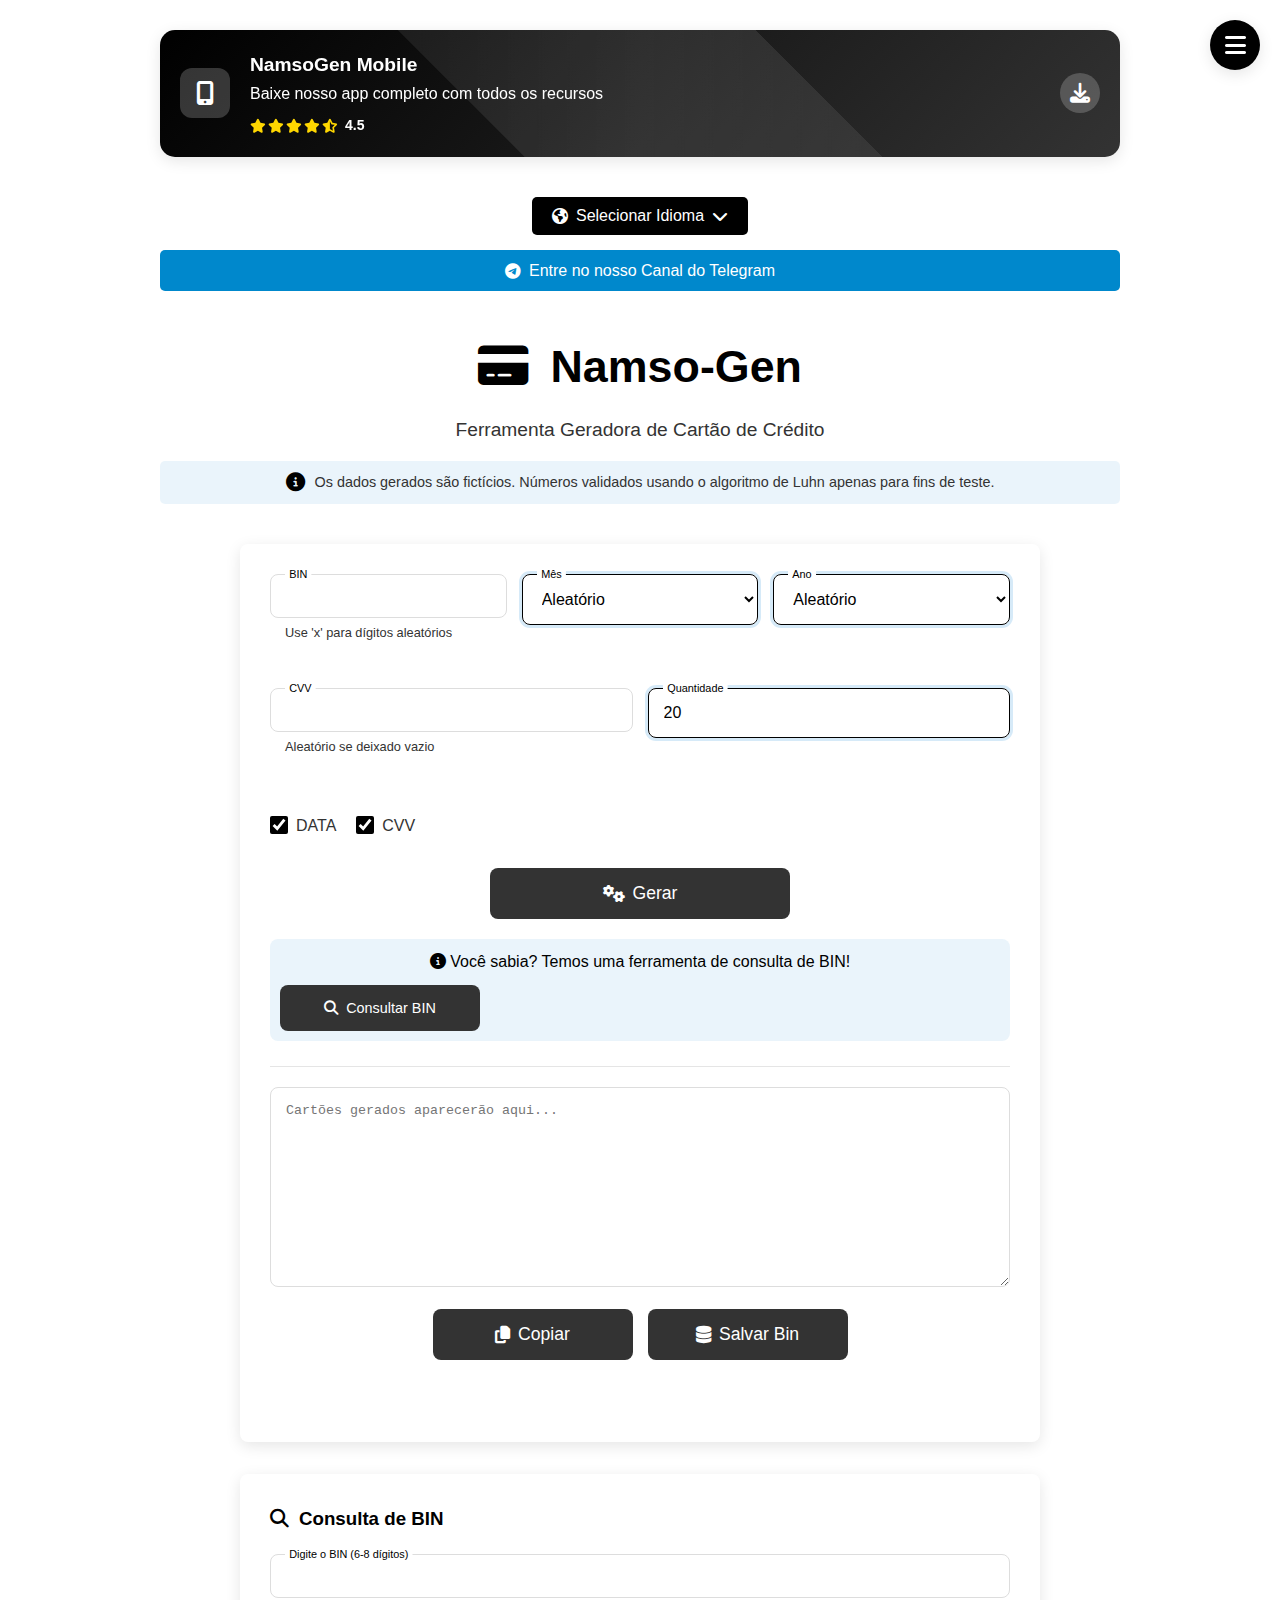
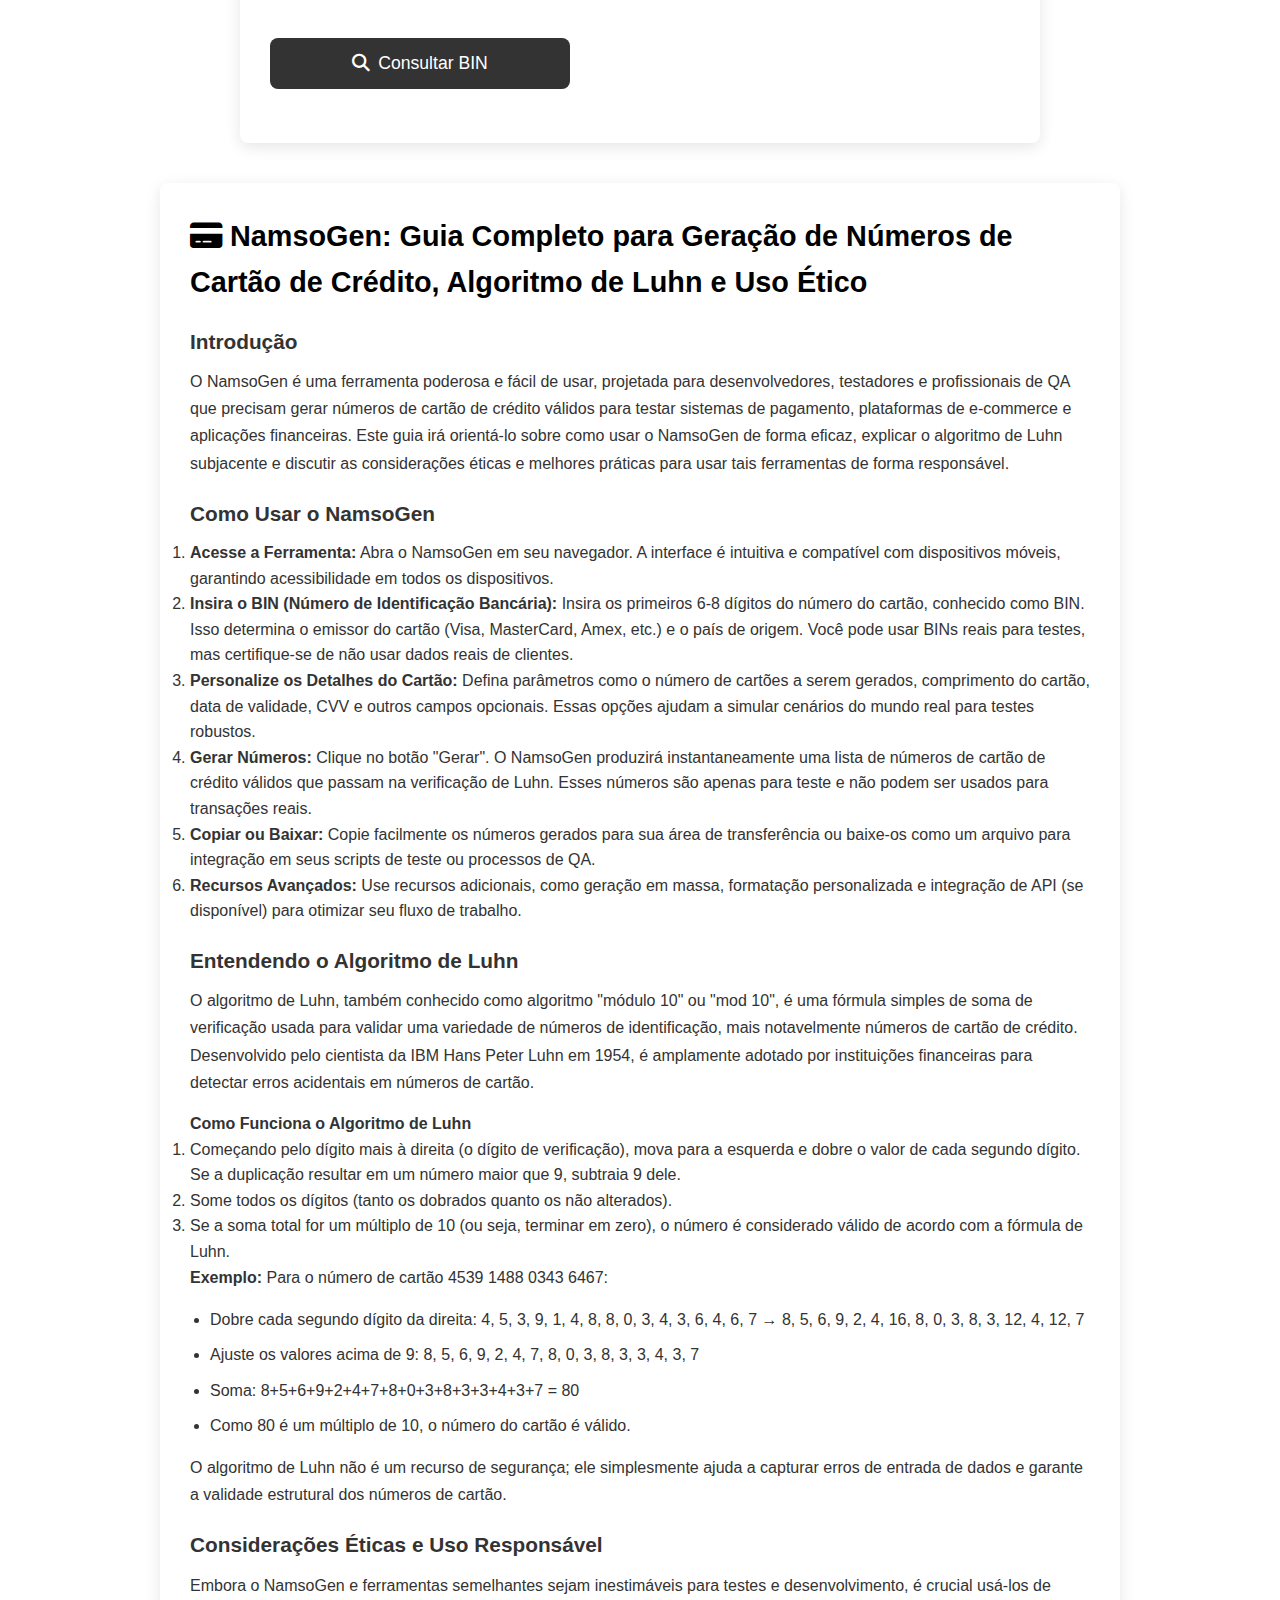
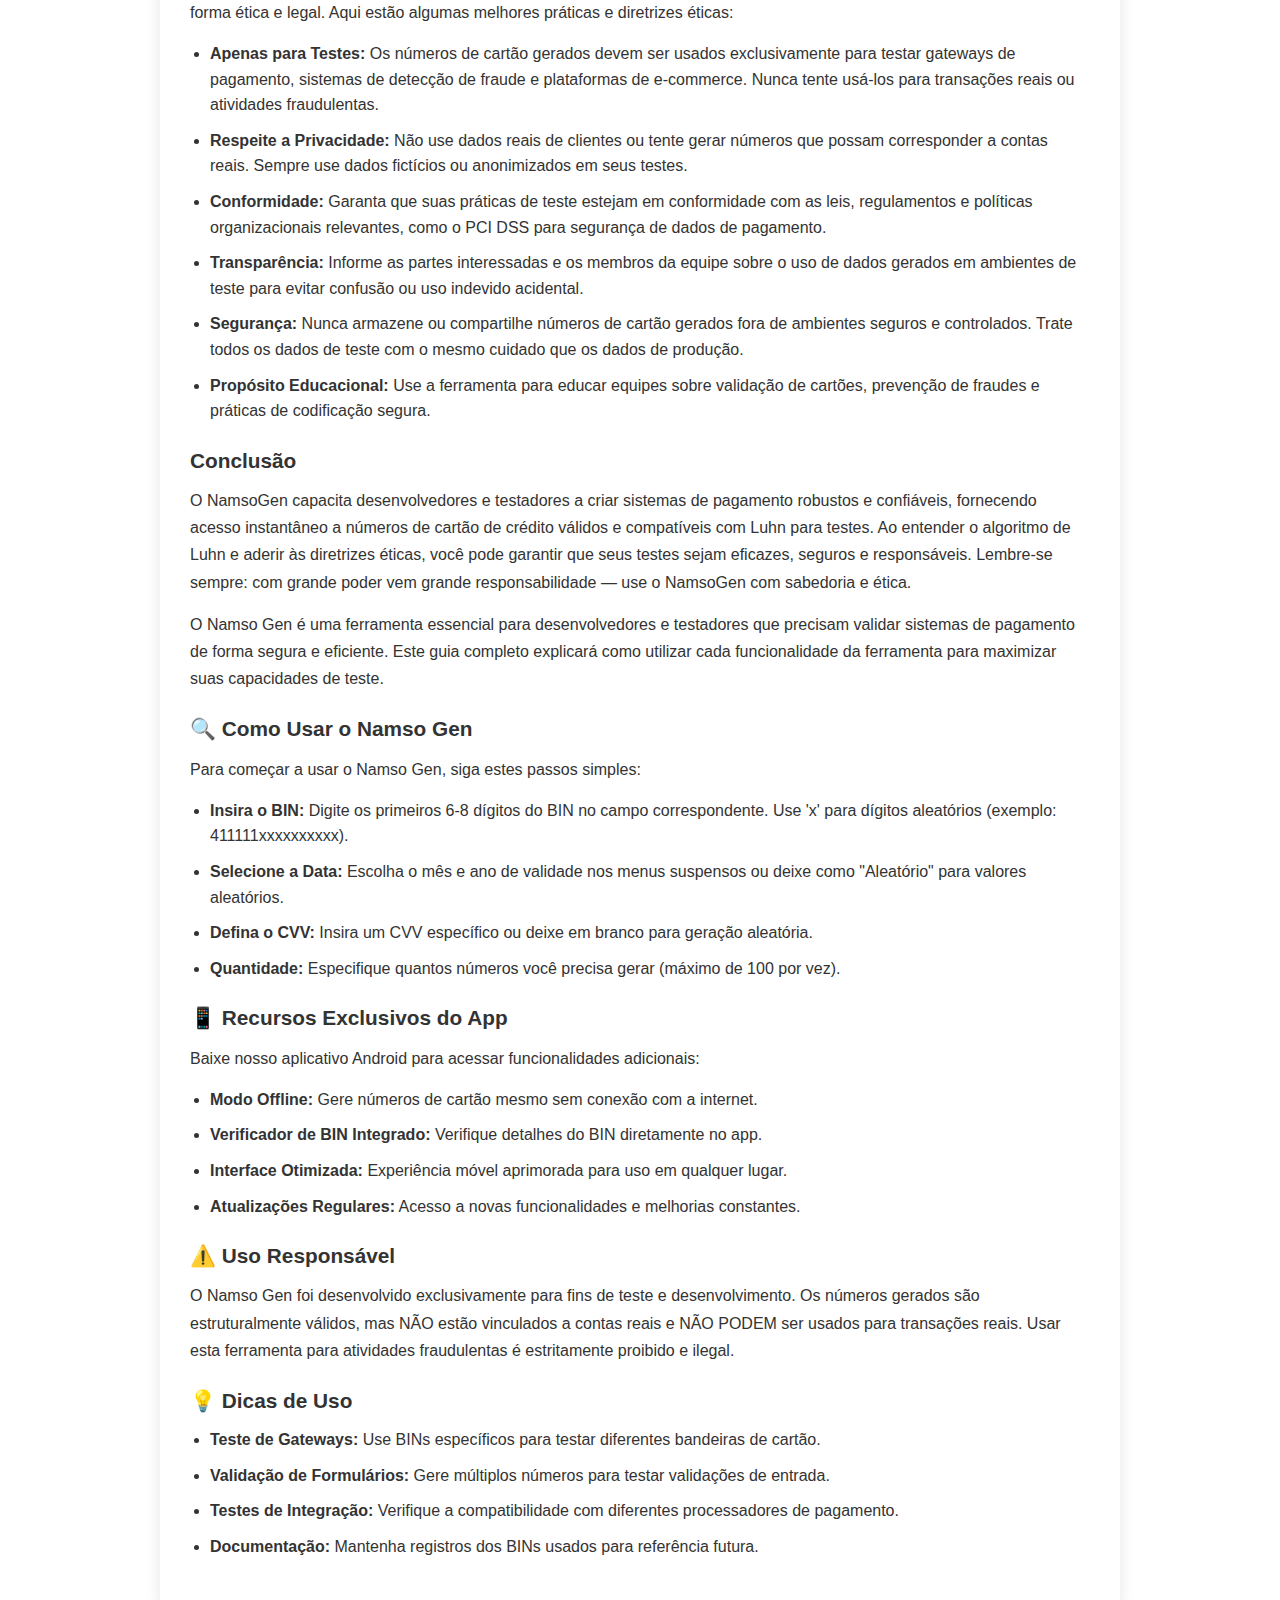
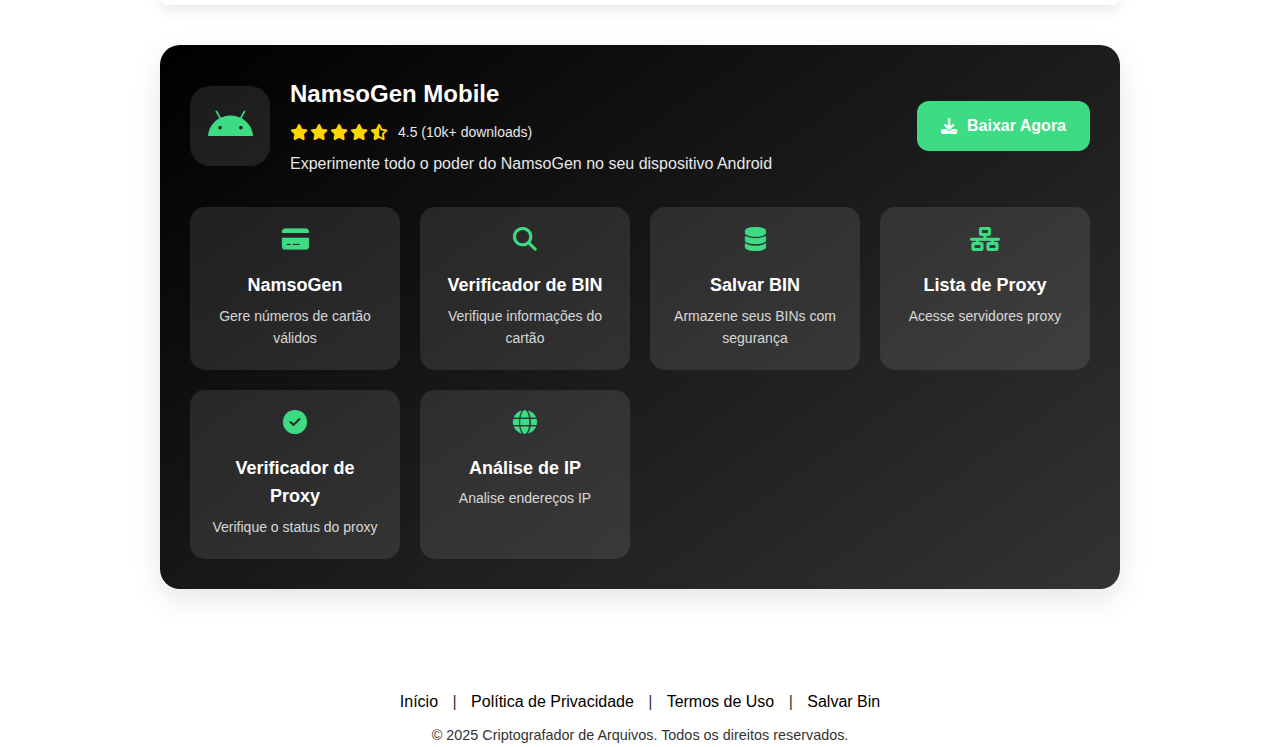
<file: pt/index.html>
<!DOCTYPE html>
<html lang="pt-BR">
<head>
    <meta name="ab336f189e2ca667e22a66dc9fedb2bb84af81a5" content="ab336f189e2ca667e22a66dc9fedb2bb84af81a5" />
    <meta charset="UTF-8">
    <meta name="viewport" content="width=device-width, initial-scale=1.0">
    
    <script type="application/ld+json">
        {
          "@context": "https://schema.org",
          "@type": "WebSite",
          "name": "NamsoGen",
          "url": "https://namsogen.top/pt/",
          "description": "Gere números de cartão de crédito válidos instantaneamente com o NamsoGen. Ideal para desenvolvedores e testadores que precisam de BINs personalizáveis para testes de sistemas de pagamento.",
          "inLanguage": "pt-BR",
          "publisher": {
            "@type": "Organization",
            "name": "NamsoGen",
            "url": "https://namsogen.top/",
            "logo": {
              "@type": "ImageObject",
              "url": "https://namsogen.top/logo.png"
            }
          },
          "potentialAction": {
            "@type": "SearchAction",
            "target": "https://namsogen.top/pt/?q={search_term_string}",
            "query-input": "required name=search_term_string"
          }
        }
        </script>
        
    <title>NamsoGen | Gerador de Cartão de Crédito Gratuito para Testar BINs e Algoritmo de Luhn.</title>
    <meta name="description" content="NamsoGen permite que desenvolvedores gerem números de cartão de crédito de teste válidos usando BINs personalizados e o algoritmo de Luhn. Rápido, seguro e gratuito para testes de QA.">
    <meta name="keywords" content="gerador de cartão de crédito, namso gen, teste de número de cartão, gerador de BIN, teste de sistema de pagamento, validação de cartão, gerador de cartão de crédito, ferramenta de número de cartão, gerador de BIN, ferramentas de desenvolvimento, cartões de teste, ccgen, gerador cc, gerador, cc, bin, credito, mastercard, visa, amex, discover, namso gen, namso gen.com, namsogen, consulta bin, verificador bin, chk bin">
    <meta name="google-adsense-account" content="ca-pub-9494688226754104">
    <meta property="og:title" content="Namso Gen Gerador de CC">
    <meta property="og:description" content="Gere números de cartão de crédito válidos para fins de teste e desenvolvimento">
    <meta property="og:type" content="website">
    <link rel="icon" type="image/png" sizes="16x16" href="../iconapp.png" />
    <meta property="og:image" content="https://namsogen.top/iconapp.png">
    <meta property="og:url" content="https://namsogen.top/pt/"> <script src="https://www.google.com/recaptcha/api.js" async defer></script>
    
    <link rel="canonical" href="https://namsogen.top/pt/"> <meta name="robots" content="index, follow">
    
    <link rel="stylesheet" href="../styles.css">
    <link rel="stylesheet" href="../namso-gen.css">
    <script>
      var fa = document.createElement('link');
      fa.rel = 'stylesheet';
      fa.href = 'https://cdnjs.cloudflare.com/ajax/libs/font-awesome/6.4.0/css/all.min.css';
      document.head.appendChild(fa);

      function scrollToBinLookup() {
          const binLookupSection = document.querySelector('.bin-lookup-section');
          if (binLookupSection) {
              binLookupSection.scrollIntoView({ behavior: 'smooth' });
          }
      }
    </script>
    <script
      async
      src="https://www.googletagmanager.com/gtag/js?id=G-EN0DRPF9Q7"
    ></script>
    <script>
      window.dataLayer = window.dataLayer || [];
      function gtag() {
        dataLayer.push(arguments);
      }
      gtag("js", new Date());
      gtag("config", "G-EN0DRPF9Q7");
    </script>
    <style>
        /* Bin Save popup styles */
        .binsave-popup-backdrop {
            position: fixed;
            left: 0; top: 0;
            width: 100vw; height: 100vh;
            background: rgba(44, 62, 80, 0.43);
            display: none;
            z-index: 3000;
        }
        .binsave-popup-backdrop.active {
            display: block;
        }
        .binsave-popup {
            position: fixed;
            background: #fff;
            left: 50%;
            top: 50%;
            width: 95%;
            max-width: 430px;
            transform: translate(-50%, -50%);
            border-radius: 12px;
            box-shadow: 0 6px 32px rgba(44,62,80,0.11);
            padding: 28px 24px 12px;
            z-index: 3100;
            display: flex;
            flex-direction: column;
            gap: 12px;
        }
        .binsave-popup h2 {
            margin-bottom: 14px;
            color: var(--primary-color);
            font-size: 1.3rem;
            margin-top: 0;
        }
        .binsave-popup label {
            font-weight: 500;
            display: block;
            margin-bottom: 3px;
        }
        .binsave-popup input,
        .binsave-popup textarea,
        .binsave-popup select {
            width: 100%;
            padding: 9px 13px;
            font-size: 1rem;
            border: 1px solid var(--gray-color);
            border-radius: 7px;
            margin-bottom: 9px;
        }
        .binsave-popup .popup-actions {
            display: flex;
            justify-content: flex-end;
            gap: 12px;
        }
        .binsave-popup .popup-btn {
            padding: 10px 20px;
            border-radius: 6px;
            border: none;
            background: var(--primary-color);
            color: #fff;
            font-weight: 500;
            cursor: pointer;
            transition: background .2s;
        }
        .binsave-popup .popup-btn.cancel {
            background: var(--gray-color);
            color: #34495e;
        }
        .binsave-popup .popup-btn:hover {
            background: var(--primary-dark);
        }
        .binsave-popup .popup-btn.cancel:hover {
            background: #bdc3c7;
        }
        .binsave-popup .error-msg {
            color: var(--danger-color);
            font-size: 0.92rem;
            margin-bottom: 9px;
        }
        .download-header {
            display: flex;
            justify-content: center;
            align-items: center;
            background-color: var(--primary-color);
            color: white;
            padding: 15px;
            margin-bottom: 20px;
            cursor: pointer;
            transition: background-color 0.3s ease;
        }
        .download-header:hover {
            background-color: var(--primary-dark);
        }
        .download-header i {
            margin-right: 10px;
        }
        .luhn-notification {
            background-color: rgba(52, 152, 219, 0.1);
            color: var(--primary-dark);
            padding: 10px 15px;
            border-radius: 5px;
            font-size: 0.9rem;
            text-align: center;
            margin-top: 15px;
            display: flex;
            align-items: center;
            justify-content: center;
            gap: 10px;
        }
        .luhn-notification i {
            color: var(--primary-color);
            font-size: 1.2rem;
        }

        /* Mobile App Download Popup Styles */
        #mobile-app-download-popup {
            position: fixed;
            left: 0;
            top: 0;
            width: 100%;
            height: 100%;
            background: rgba(0, 0, 0, 0.7);
            display: none;
            justify-content: center;
            align-items: center;
            z-index: 5000;
        }

        .mobile-app-download-modal {
            background: white;
            width: 90%;
            max-width: 400px;
            border-radius: 12px;
            padding: 30px;
            text-align: center;
            position: relative;
        }

        .mobile-app-download-modal h2 {
            color: var(--primary-color);
            margin-bottom: 15px;
        }

        .mobile-app-download-modal p {
            margin-bottom: 20px;
            color: var(--dark-color);
        }

        .mobile-app-download-modal .app-download-buttons {
            display: flex;
            justify-content: space-between;
            gap: 15px;
        }

        .mobile-app-download-modal .app-download-btn {
            flex: 1;
            padding: 12px;
            border: none;
            border-radius: 8px;
            font-weight: bold;
            cursor: pointer;
            transition: background-color 0.3s;
        }

        .mobile-app-download-modal .download-btn {
            background-color: var(--primary-color);
            color: white;
        }

        .mobile-app-download-modal .already-downloaded-btn {
            background-color: var(--secondary-color);
            color: white;
        }

        .mobile-app-download-modal .close-btn {
            position: absolute;
            top: 10px;
            right: 10px;
            background: none;
            border: none;
            font-size: 1.5rem;
            color: var(--gray-color);
            cursor: pointer;
        }

        .imagem-responsiva {
            width: 100%;
            height: auto;
            max-width: 1600px;
            display: block;
            margin: 20px auto 0; /* margem superior de 20px, centralizada horizontalmente */
        }


    </style>
    <script type="text/javascript">
        aclib.runAutoTag({
            zoneId: 'fxdu7whv7c',
        });
    </script>
    <script id="aclib" type="text/javascript" src="http://acscdn.com/script/aclib.js"></script>
    <script src="../js/bin-lookup.js"></script> <style>
        .result-item {
            background: #ffffff;
            padding: 16px;
            border-radius: 10px;
            box-shadow: 0 4px 12px rgba(0, 0, 0, 0.1);
            border: 1px solid rgba(52, 152, 219, 0.2);
        }
        .result-item strong {
            display: block;
            color: #2980b9;
            margin-bottom: 8px;
            font-size: 1.1em;
        }
        .result-item strong i {
            margin-right: 10px;
            color: #3498db;
        }
        .result-item span {
            color: #2c3e50;
            font-size: 1.05em;
        }
        .lookup-form .form-group {
            margin-bottom: 0;
        }
    </style>
</head>
<body>
    <div class="container">
        <div class="app-download-card" onclick="window.location.href='https://namsogen.apk.com/'"> <div class="app-icon">
                <i class="fas fa-mobile-alt"></i>
            </div>
            <div class="app-info">
                <h3>NamsoGen Mobile</h3>
                <p>Baixe nosso app completo com todos os recursos</p>
                <div class="rating">
                    <i class="fas fa-star"></i>
                    <i class="fas fa-star"></i>
                    <i class="fas fa-star"></i>
                    <i class="fas fa-star"></i>
                    <i class="fas fa-star-half-alt"></i>
                    <span>4.5</span>
                </div>
            </div>
            <div class="download-now">
                <i class="fas fa-download"></i>
            </div>
        </div>
        <div class="language-menu" style="text-align: center; margin: 20px 0;">
            <div class="dropdown">
                <button class="dropbtn" onclick="toggleLanguageMenu()">
                    <i class="fas fa-globe-americas"></i> Selecionar Idioma
                    <i class="fas fa-chevron-down"></i>
                </button>
                <div class="dropdown-content" id="languageDropdown">
                    <a href="../index.html"><i class="fas fa-globe-americas"></i> English</a>
                    <a href="index.html"><i class="fas fa-globe-americas"></i> Português</a>
                    <a href="../es/index.html"><i class="fas fa-globe-americas"></i> Español</a>
                </div>
            </div>
            <a href="https://t.me/ccgen_namsogen" class="telegram-link" target="_blank">
                <i class="fab fa-telegram"></i> Entre no nosso Canal do Telegram
            </a>
        </div>

        <style>
            .dropdown {
                position: relative;
                display: inline-block;
            }

            .dropbtn {
                background: var(--primary-color);
                color: white;
                padding: 10px 20px;
                border: none;
                border-radius: 5px;
                cursor: pointer;
                display: flex;
                align-items: center;
                gap: 8px;
                font-size: 16px;
                transition: background 0.3s ease;
            }

            .dropbtn:hover {
                background: var(--primary-dark);
            }

            .dropdown-content {
                display: none;
                position: absolute;
                background-color: white;
                min-width: 160px;
                box-shadow: 0 8px 16px rgba(0,0,0,0.1);
                border-radius: 5px;
                z-index: 1;
                margin-top: 5px;
                left: 50%;
                transform: translateX(-50%);
            }

            .dropdown-content a {
                color: var(--dark-color);
                padding: 12px 16px;
                text-decoration: none;
                display: flex;
                align-items: center;
                gap: 8px;
                transition: background 0.3s ease;
            }

            .dropdown-content a:hover {
                background-color: #f1f1f1;
                color: var(--primary-color);
            }

            .show {
                display: block;
            }

            .telegram-link {
                display: flex;
                align-items: center;
                justify-content: center;
                gap: 8px;
                margin-top: 15px;
                padding: 8px 16px;
                background: #0088cc;
                color: white;
                text-decoration: none;
                border-radius: 5px;
                transition: background 0.3s ease;
            }

            .telegram-link:hover {
                background: #006699;
            }

            @media (max-width: 480px) {
                .dropbtn {
                    width: 100%;
                    justify-content: center;
                }

                .dropdown-content {
                    width: 100%;
                }

                .telegram-link {
                    width: 100%;
                }
            }
        </style>

        <script>
            function toggleLanguageMenu() {
                document.getElementById("languageDropdown").classList.toggle("show");
            }

            window.onclick = function(event) {
                if (!event.target.matches('.dropbtn') && !event.target.matches('.dropbtn *')) {
                    var dropdowns = document.getElementsByClassName("dropdown-content");
                    for (var i = 0; i < dropdowns.length; i++) {
                        var openDropdown = dropdowns[i];
                        if (openDropdown.classList.contains('show')) {
                            openDropdown.classList.remove('show');
                        }
                    }
                }
            }
        </script>
        <style>
            @keyframes pulse {
                0% { transform: scale(1); }
                50% { transform: scale(1.05); }
                100% { transform: scale(1); }
            }

            @keyframes float {
                0% { transform: translateY(0); }
                50% { transform: translateY(-5px); }
                100% { transform: translateY(0); }
            }

            @keyframes shine {
                0% { background-position: -100% 0; }
                100% { background-position: 200% 0; }
            }

            @keyframes sparkle {
                0%, 100% { opacity: 1; transform: scale(1); }
                50% { opacity: 0.8; transform: scale(1.2); }
            }

            @keyframes bounce {
                0%, 100% { transform: translateY(0); }
                50% { transform: translateY(-3px); }
            }

            .app-download-card {
                display: flex;
                align-items: center;
                background: linear-gradient(135deg, var(--primary-color), var(--primary-dark));
                color: white;
                padding: 20px;
                margin-bottom: 20px;
                border-radius: 15px;
                cursor: pointer;
                transition: all 0.3s ease;
                box-shadow: var(--shadow);
                position: relative;
                overflow: hidden;
            }

            .app-download-card::after {
                content: '';
                position: absolute;
                top: -50%;
                left: -50%;
                width: 200%;
                height: 200%;
                background: linear-gradient(45deg, transparent, rgba(255,255,255,0.1), transparent);
                transform: rotate(45deg);
                animation: shine 3s infinite linear;
            }

            .app-download-card:hover {
                transform: translateY(-2px) scale(1.01);
                box-shadow: 0 10px 25px rgba(0, 0, 0, 0.2);
            }

            .app-icon {
                background: rgba(255, 255, 255, 0.2);
                width: 50px;
                height: 50px;
                border-radius: 12px;
                display: flex;
                align-items: center;
                justify-content: center;
                margin-right: 20px;
                animation: float 3s ease-in-out infinite;
            }

            .app-icon i {
                font-size: 24px;
                animation: pulse 2s ease-in-out infinite;
            }

            .app-info {
                flex: 1;
                transform: translateZ(0);
            }

            .app-info h3 {
                margin: 0;
                font-size: 1.2em;
                font-weight: 600;
                transition: transform 0.3s ease;
            }

            .rating {
                display: flex;
                align-items: center;
                margin-top: 8px;
                gap: 2px;
            }

            .rating i {
                color: #FFD700;
                font-size: 14px;
                animation: sparkle 2s infinite;
            }

            .rating i:nth-child(1) { animation-delay: 0s; }
            .rating i:nth-child(2) { animation-delay: 0.2s; }
            .rating i:nth-child(3) { animation-delay: 0.4s; }
            .rating i:nth-child(4) { animation-delay: 0.6s; }
            .rating i:nth-child(5) { animation-delay: 0.8s; }

            .rating span {
                margin-left: 5px;
                font-weight: 600;
                font-size: 14px;
                animation: bounce 2s infinite;
            }

            .download-now {
                background: rgba(255, 255, 255, 0.2);
                padding: 10px;
                border-radius: 50%;
                transition: all 0.3s ease;
                animation: pulse 2s infinite;
            }

            .download-now:hover {
                background: rgba(255, 255, 255, 0.3);
                transform: scale(1.1);
            }

            .download-now i {
                font-size: 20px;
            }

            .app-download-card:hover .app-info h3 {
                transform: scale(1.02);
            }

            .app-download-card:hover .app-info p {
                opacity: 1;
            }
            
            .download-now {
                background: rgba(255, 255, 255, 0.2);
                width: 40px;
                height: 40px;
                border-radius: 50%;
                display: flex;
                align-items: center;
                justify-content: center;
                transition: all 0.3s ease;
                animation: pulse 2s ease-in-out infinite;
            }
            
            .app-download-card:hover .download-now {
                background: rgba(255, 255, 255, 0.3);
                transform: scale(1.1);
            }
        </style>

        <header>
            <h1><i class="fas fa-credit-card"></i> Namso-Gen</h1>
            <p class="subtitle">Ferramenta Geradora de Cartão de Crédito</p>
            
            <div class="luhn-notification">
                <i class="fas fa-info-circle"></i>
                Os dados gerados são fictícios. Números validados usando o algoritmo de Luhn apenas para fins de teste.
            </div>
        </header>

        <div class="app-download-section">
            <button class="menu-icon" id="downloadMenuBtn"><i class="fas fa-bars"></i></button>
            <div class="dropdown-menu" id="downloadMenu">
                <h3><i class="fas fa-download"></i> Baixar App</h3>
                <a href="https://www.mediafire.com/file/zol2kqrx5366yx3/namsogen.apk/file" class="download-option"><i class="fas fa-download"></i> Baixar app APK</a>
                <a href="index.html" class="download-option"><i class="fas fa-credit-card"></i> Gerador Namso</a> <a href="../index-fileEncriptor.html" class="download-option"><i class="fas fa-shield-alt"></i> Criptografador de Arquivos</a> <a href="http://namsogen.top/pt/binsave.html" class="download-option"><i class="fas fa-database"></i> Bin Save</a> <a href="https://t.me/ccgen_namsogen" class="download-option"><i class="fab fa-telegram"></i> Canal do Telegram</a>
            </div>
        </div>

        <main>
            <div class="card namso-card">
                <div class="card-content">
                    <div class="generator-form">
                        <div class="form-row">
                            <div class="form-group">
                                <input type="text" id="bin" placeholder=" " class="form-control">
                                <label for="bin">BIN</label>
                                <small>Use 'x' para dígitos aleatórios</small>
                            </div>
                            <div class="form-group month-group">
                                <select id="month" class="form-control" value="Random">
                                    <option value="Random" selected>Aleatório</option>
                                    <option value="01">01</option>
                                    <option value="02">02</option>
                                    <option value="03">03</option>
                                    <option value="04">04</option>
                                    <option value="05">05</option>
                                    <option value="06">06</option>
                                    <option value="07">07</option>
                                    <option value="08">08</option>
                                    <option value="09">09</option>
                                    <option value="10">10</option>
                                    <option value="11">11</option>
                                    <option value="12">12</option>
                                </select>
                                <label for="month">Mês</label>
                            </div>
                            <div class="form-group year-group">
                                <select id="year" class="form-control" value="Random">
                                    <option value="Random" selected>Aleatório</option>
                                    <option value="2025">2025</option>
                                    <option value="2026">2026</option>
                                    <option value="2027">2027</option>
                                    <option value="2028">2028</option>
                                    <option value="2029">2029</option>
                                    <option value="2030">2030</option>
                                    <option value="2031">2031</option>
                                    <option value="2032">2032</option>
                                    <option value="2033">2033</option>
                                    <option value="2034">2034</option>
                                    <option value="2035">2035</option>
                                    <option value="2036">2036</option>
                                    <option value="2037">2037</option>
                                    <option value="2038">2038</option>
                                    <option value="2039">2039</option>
                                    <option value="2040">2040</option>
                                    <option value="2041">2041</option>
                                    <option value="2042">2042</option>                                    
                                </select>
                                <label for="year">Ano</label>
                            </div>
                        </div>
                        <div class="form-row">
                            <div class="form-group">
                                <input type="text" id="ccv" placeholder=" " class="form-control">
                                <label for="ccv">CVV</label>
                                <small>Aleatório se deixado vazio</small>
                            </div>
                            <div class="form-group">
                                <input type="number" id="count" value="20" min="1" max="100" class="form-control">
                                <label for="count">Quantidade</label>
                            </div>
                        </div>
                        <div class="form-row" style="margin-top: 10px;">
                            <div class="checkbox-wrapper" style="display: flex; gap: 20px; align-items: center; justify-content: center; margin: 10px 0;">
                                <div class="custom-checkbox" style="display: flex; align-items: center; gap: 8px;">
                                    <input type="checkbox" id="include-date" checked style="width: 18px; height: 18px; cursor: pointer; accent-color: var(--primary-color); transition: all 0.3s ease;">
                                    <label for="include-date" style="color: var(--dark-color); font-weight: 500; cursor: pointer;">DATA</label>
                                </div>
                                <div class="custom-checkbox" style="display: flex; align-items: center; gap: 8px;">
                                    <input type="checkbox" id="include-cvv" checked style="width: 18px; height: 18px; cursor: pointer; accent-color: var(--primary-color); transition: all 0.3s ease;">
                                    <label for="include-cvv" style="color: var(--dark-color); font-weight: 500; cursor: pointer;">CVV</label>
                                </div>
                            </div>
                        </div>
                        <div class="form-row action-row">
                            <button onclick="generate()" class="action-button generator-btn">
                                <i class="fas fa-cogs"></i> Gerar
                            </button>
                        </div>
                        <div class="bin-check-info" style="text-align: center; margin-top: 15px; padding: 10px; background: rgba(52, 152, 219, 0.1); border-radius: 8px;">
                            <p style="margin-bottom: 10px; color: var(--primary-color);"><i class="fas fa-info-circle"></i> Você sabia? Temos uma ferramenta de consulta de BIN!</p>
                            <button onclick="scrollToBinLookup()" class="action-button secondary" style="font-size: 0.9em;">
                                <i class="fas fa-search"></i> Consultar BIN
                            </button>
                        </div>
                    </div>
                    <div>
                    </div>

                    <div class="result-section">
                        <textarea id="output" class="result-output" readonly placeholder="Cartões gerados aparecerão aqui..."></textarea>
                        <div class="result-actions">
                            <button onclick="copyToClipboard()" class="action-button secondary">
                                <i class="fas fa-copy"></i> Copiar
                            </button>
                            <button id="binsave-btn" class="action-button secondary">
                                <i class="fas fa-database"></i> Salvar Bin
                            </button>
                        </div>
                        </a> 
                        
                        <div>
                            <br>
                            <div>
                                <script type="text/javascript">
                                    aclib.runBanner({
                                        zoneId: '9961790',
                                    });
                                </script>
                            </div>
                        <div>
                            <br>

                            <script type="text/javascript">
                                aclib.runBanner({
                                    zoneId: '9957698',
                                });
                            </script>
                        </div>
                        </div>
                    </div>
                </div>
            </div>
            <section class="bin-lookup-section card namso-card" style="margin:32px auto;max-width:800px;">
                <div class="card-content">
                    <h3 class="section-title" style="color:var(--primary-color);margin-bottom:20px;display:flex;align-items:center;gap:10px;">
                        <i class="fas fa-search"></i> Consulta de BIN
                    </h3>
                    <form id="bin-lookup-form" method="POST" action="http://namsogen.top/php/bin.php" class="lookup-form" style="display:flex;flex-direction:column;gap:16px;margin-bottom:24px;"> <div class="form-group" style="position:relative;">
                            <input type="text" id="bin-lookup-input" name="bin" maxlength="8" minlength="6" pattern="\d{6,8}" placeholder=" " required class="form-control">
                            <label for="bin-lookup-input">Digite o BIN (6-8 dígitos)</label>
                        </div>
                        <div class="g-recaptcha" data-sitekey="6Lf4WD4rAAAAAIEIER6R2L06plDYAKxbwk0x3MFO" style="margin:0 auto;"></div>
                        <button type="submit" class="action-button generator-btn" style="margin-top:8px;">
                            <i class="fas fa-search"></i> Consultar BIN
                        </button>
                    </form>
                    <div id="bin-lookup-result" class="lookup-result" style="display:none;background:var(--light-color);border-radius:var(--border-radius);padding:20px;">
                        <div class="result-header" style="margin-bottom:16px;padding-bottom:12px;border-bottom:2px solid var(--primary-color);display:flex;align-items:center;justify-content:space-between;">
                            <h4 style="color:var(--primary-color);margin:0;display:flex;align-items:center;gap:8px;">
                                <i class="fas fa-credit-card"></i>
                                <span class="bin-number">BIN: </span>
                            </h4>
                            <span class="bin-type" style="background:var(--primary-color);color:white;padding:4px 12px;border-radius:20px;font-size:0.9em;"></span>
                        </div>
                        <div class="result-grid" style="display:grid;grid-template-columns:repeat(auto-fit, minmax(200px, 1fr));gap:16px;">
                            <div class="result-item">
                                <strong><i class="fas fa-university"></i> Banco:</strong>
                                <span class="bank-name"></span>
                            </div>
                            <div class="result-item">
                                <strong><i class="fas fa-tag"></i> Bandeira:</strong>
                                <span class="vendor-name"></span>
                            </div>
                            <div class="result-item">
                                <strong><i class="fas fa-star"></i> Nível:</strong>
                                <span class="card-level"></span>
                            </div>
                            <div class="result-item">
                                <strong><i class="fas fa-globe-americas"></i> País:</strong>
                                <span class="country-name"></span>
                            </div>
                            <div class="result-item">
                                <strong><i class="fas fa-phone"></i> Telefone:</strong>
                                <span class="phone-number"></span>
                            </div>
                            <div class="result-item">
                                <strong><i class="fas fa-link"></i> Website:</strong>
                                <span class="website-url"></span>
                            </div>
                        </div>
                    </div>
                </div>
            </section>
            <div class="namso-gen-article aso-article">
                <h2><i class="fas fa-credit-card"></i> NamsoGen: Guia Completo para Geração de Números de Cartão de Crédito, Algoritmo de Luhn e Uso Ético</h2>
                <article>
                  <section>
                    <h3>Introdução</h3>
                    <p>
                      O NamsoGen é uma ferramenta poderosa e fácil de usar, projetada para desenvolvedores, testadores e profissionais de QA que precisam gerar números de cartão de crédito válidos para testar sistemas de pagamento, plataformas de e-commerce e aplicações financeiras. Este guia irá orientá-lo sobre como usar o NamsoGen de forma eficaz, explicar o algoritmo de Luhn subjacente e discutir as considerações éticas e melhores práticas para usar tais ferramentas de forma responsável.
                    </p>
                  </section>
                  <section>
                    <h3>Como Usar o NamsoGen</h3>
                    <ol>
                      <li>
                        <strong>Acesse a Ferramenta:</strong> Abra o NamsoGen em seu navegador. A interface é intuitiva e compatível com dispositivos móveis, garantindo acessibilidade em todos os dispositivos.
                      </li>
                      <li>
                        <strong>Insira o BIN (Número de Identificação Bancária):</strong> Insira os primeiros 6-8 dígitos do número do cartão, conhecido como BIN. Isso determina o emissor do cartão (Visa, MasterCard, Amex, etc.) e o país de origem. Você pode usar BINs reais para testes, mas certifique-se de não usar dados reais de clientes.
                      </li>
                      <li>
                        <strong>Personalize os Detalhes do Cartão:</strong> Defina parâmetros como o número de cartões a serem gerados, comprimento do cartão, data de validade, CVV e outros campos opcionais. Essas opções ajudam a simular cenários do mundo real para testes robustos.
                      </li>
                      <li>
                        <strong>Gerar Números:</strong> Clique no botão "Gerar". O NamsoGen produzirá instantaneamente uma lista de números de cartão de crédito válidos que passam na verificação de Luhn. Esses números são apenas para teste e não podem ser usados para transações reais.
                      </li>
                      <li>
                        <strong>Copiar ou Baixar:</strong> Copie facilmente os números gerados para sua área de transferência ou baixe-os como um arquivo para integração em seus scripts de teste ou processos de QA.
                      </li>
                      <li>
                        <strong>Recursos Avançados:</strong> Use recursos adicionais, como geração em massa, formatação personalizada e integração de API (se disponível) para otimizar seu fluxo de trabalho.
                      </li>
                    </ol>
                  </section>
                  <section>
                    <h3>Entendendo o Algoritmo de Luhn</h3>
                    <p>
                      O algoritmo de Luhn, também conhecido como algoritmo "módulo 10" ou "mod 10", é uma fórmula simples de soma de verificação usada para validar uma variedade de números de identificação, mais notavelmente números de cartão de crédito. Desenvolvido pelo cientista da IBM Hans Peter Luhn em 1954, é amplamente adotado por instituições financeiras para detectar erros acidentais em números de cartão.
                    </p>
                    <h4>Como Funciona o Algoritmo de Luhn</h4>
                    <ol>
                      <li>Começando pelo dígito mais à direita (o dígito de verificação), mova para a esquerda e dobre o valor de cada segundo dígito. Se a duplicação resultar em um número maior que 9, subtraia 9 dele.</li>
                      <li>Some todos os dígitos (tanto os dobrados quanto os não alterados).</li>
                      <li>Se a soma total for um múltiplo de 10 (ou seja, terminar em zero), o número é considerado válido de acordo com a fórmula de Luhn.</li>
                    </ol>
                    <p>
                      <strong>Exemplo:</strong> Para o número de cartão 4539 1488 0343 6467:
                      <ul>
                        <li>Dobre cada segundo dígito da direita: 4, 5, 3, 9, 1, 4, 8, 8, 0, 3, 4, 3, 6, 4, 6, 7 → 8, 5, 6, 9, 2, 4, 16, 8, 0, 3, 8, 3, 12, 4, 12, 7</li>
                        <li>Ajuste os valores acima de 9: 8, 5, 6, 9, 2, 4, 7, 8, 0, 3, 8, 3, 3, 4, 3, 7</li>
                        <li>Soma: 8+5+6+9+2+4+7+8+0+3+8+3+3+4+3+7 = 80</li>
                        <li>Como 80 é um múltiplo de 10, o número do cartão é válido.</li>
                      </ul>
                    </p>
                    <p>
                      O algoritmo de Luhn não é um recurso de segurança; ele simplesmente ajuda a capturar erros de entrada de dados e garante a validade estrutural dos números de cartão.
                    </p>
                  </section>
                  <section>
                    <h3>Considerações Éticas e Uso Responsável</h3>
                    <p>
                      Embora o NamsoGen e ferramentas semelhantes sejam inestimáveis para testes e desenvolvimento, é crucial usá-los de forma ética e legal. Aqui estão algumas melhores práticas e diretrizes éticas:
                    </p>
                    <ul>
                      <li><strong>Apenas para Testes:</strong> Os números de cartão gerados devem ser usados exclusivamente para testar gateways de pagamento, sistemas de detecção de fraude e plataformas de e-commerce. Nunca tente usá-los para transações reais ou atividades fraudulentas.</li>
                      <li><strong>Respeite a Privacidade:</strong> Não use dados reais de clientes ou tente gerar números que possam corresponder a contas reais. Sempre use dados fictícios ou anonimizados em seus testes.</li>
                      <li><strong>Conformidade:</strong> Garanta que suas práticas de teste estejam em conformidade com as leis, regulamentos e políticas organizacionais relevantes, como o PCI DSS para segurança de dados de pagamento.</li>
                      <li><strong>Transparência:</strong> Informe as partes interessadas e os membros da equipe sobre o uso de dados gerados em ambientes de teste para evitar confusão ou uso indevido acidental.</li>
                      <li><strong>Segurança:</strong> Nunca armazene ou compartilhe números de cartão gerados fora de ambientes seguros e controlados. Trate todos os dados de teste com o mesmo cuidado que os dados de produção.</li>
                      <li><strong>Propósito Educacional:</strong> Use a ferramenta para educar equipes sobre validação de cartões, prevenção de fraudes e práticas de codificação segura.</li>
                    </ul>
                  </section>
                  <section>
                    <h3>Conclusão</h3>
                    <p>
                      O NamsoGen capacita desenvolvedores e testadores a criar sistemas de pagamento robustos e confiáveis, fornecendo acesso instantâneo a números de cartão de crédito válidos e compatíveis com Luhn para testes. Ao entender o algoritmo de Luhn e aderir às diretrizes éticas, você pode garantir que seus testes sejam eficazes, seguros e responsáveis. Lembre-se sempre: com grande poder vem grande responsabilidade — use o NamsoGen com sabedoria e ética.
                    </p>
                  </section>
                </article>
                <p>O Namso Gen é uma ferramenta essencial para desenvolvedores e testadores que precisam validar sistemas de pagamento de forma segura e eficiente. Este guia completo explicará como utilizar cada funcionalidade da ferramenta para maximizar suas capacidades de teste.</p>

                <h3>🔍 Como Usar o Namso Gen</h3>
                <p>Para começar a usar o Namso Gen, siga estes passos simples:</p>
                <ul>
                    <li><strong>Insira o BIN:</strong> Digite os primeiros 6-8 dígitos do BIN no campo correspondente. Use 'x' para dígitos aleatórios (exemplo: 411111xxxxxxxxxx).</li>
                    <li><strong>Selecione a Data:</strong> Escolha o mês e ano de validade nos menus suspensos ou deixe como "Aleatório" para valores aleatórios.</li>
                    <li><strong>Defina o CVV:</strong> Insira um CVV específico ou deixe em branco para geração aleatória.</li>
                    <li><strong>Quantidade:</strong> Especifique quantos números você precisa gerar (máximo de 100 por vez).</li>
                </ul>

                <h3>📱 Recursos Exclusivos do App</h3>
                <p>Baixe nosso aplicativo Android para acessar funcionalidades adicionais:</p>
                <ul>
                    <li><strong>Modo Offline:</strong> Gere números de cartão mesmo sem conexão com a internet.</li>
                    <li><strong>Verificador de BIN Integrado:</strong> Verifique detalhes do BIN diretamente no app.</li>
                    <li><strong>Interface Otimizada:</strong> Experiência móvel aprimorada para uso em qualquer lugar.</li>
                    <li><strong>Atualizações Regulares:</strong> Acesso a novas funcionalidades e melhorias constantes.</li>
                </ul>

                <h3>⚠️ Uso Responsável</h3>
                <p>O Namso Gen foi desenvolvido exclusivamente para fins de teste e desenvolvimento. Os números gerados são estruturalmente válidos, mas NÃO estão vinculados a contas reais e NÃO PODEM ser usados para transações reais. Usar esta ferramenta para atividades fraudulentas é estritamente proibido e ilegal.</p>

                <h3>💡 Dicas de Uso</h3>
                <ul>
                    <li><strong>Teste de Gateways:</strong> Use BINs específicos para testar diferentes bandeiras de cartão.</li>
                    <li><strong>Validação de Formulários:</strong> Gere múltiplos números para testar validações de entrada.</li>
                    <li><strong>Testes de Integração:</strong> Verifique a compatibilidade com diferentes processadores de pagamento.</li>
                    <li><strong>Documentação:</strong> Mantenha registros dos BINs usados para referência futura.</li>
                </ul>
            </div>
            <div id="awn-z9957686"></div>
            <div class="download-complete-app-section">
                <div class="app-showcase">
                    <div class="app-preview">
                        <div class="app-icon-large">
                            <i class="fab fa-android"></i>
                        </div>
                        <div class="app-details">
                            <h2>NamsoGen Mobile</h2>
                            <div class="app-rating">
                                <div class="stars">
                                    <i class="fas fa-star"></i>
                                    <i class="fas fa-star"></i>
                                    <i class="fas fa-star"></i>
                                    <i class="fas fa-star"></i>
                                    <i class="fas fa-star-half-alt"></i>
                                </div>
                                <span class="rating-count">4.5 (10k+ downloads)</span>
                            </div>
                            <p class="app-description">Experimente todo o poder do NamsoGen no seu dispositivo Android</p>
                        </div>
                    </div>
                    <a href="https://namsogen.apk.com/" class="download-button"> <i class="fas fa-download"></i>
                        <span>Baixar Agora</span>
                    </a>
                </div>
                <div class="feature-grid">
                    <div class="feature-item">
                        <i class="fas fa-credit-card"></i>
                        <h4>NamsoGen</h4>
                        <p>Gere números de cartão válidos</p>
                    </div>
                    <div class="feature-item">
                        <i class="fas fa-search"></i>
                        <h4>Verificador de BIN</h4>
                        <p>Verifique informações do cartão</p>
                    </div>
                    <div class="feature-item">
                        <i class="fas fa-database"></i>
                        <h4>Salvar BIN</h4>
                        <p>Armazene seus BINs com segurança</p>
                    </div>
                    <div class="feature-item">
                        <i class="fas fa-network-wired"></i>
                        <h4>Lista de Proxy</h4>
                        <p>Acesse servidores proxy</p>
                    </div>
                    <div class="feature-item">
                        <i class="fas fa-check-circle"></i>
                        <h4>Verificador de Proxy</h4>
                        <p>Verifique o status do proxy</p>
                    </div>
                    <div class="feature-item">
                        <i class="fas fa-globe"></i>
                        <h4>Análise de IP</h4>
                        <p>Analise endereços IP</p>
                    </div>
                </div>
            </div>
            <style>
                .download-complete-app-section {
                    background: linear-gradient(145deg, var(--primary-color), var(--primary-dark));
                    border-radius: 20px;
                    padding: 30px;
                    margin: 40px 0;
                    color: white;
                    box-shadow: 0 10px 30px rgba(0, 0, 0, 0.1);
                }

                .app-showcase {
                    display: flex;
                    align-items: center;
                    justify-content: space-between;
                    margin-bottom: 30px;
                    gap: 20px;
                    flex-wrap: wrap;
                }

                .app-preview {
                    display: flex;
                    align-items: center;
                    gap: 20px;
                    flex: 1;
                }

                .app-icon-large {
                    width: 80px;
                    height: 80px;
                    background: rgba(255, 255, 255, 0.1);
                    border-radius: 20px;
                    display: flex;
                    align-items: center;
                    justify-content: center;
                    animation: float 3s ease-in-out infinite;
                }

                .app-icon-large i {
                    font-size: 40px;
                    color: #3DDC84;
                    animation: pulse 2s ease-in-out infinite;
                }

                .app-details h2 {
                    margin: 0;
                    font-size: 24px;
                    font-weight: 600;
                }

                .app-rating {
                    display: flex;
                    align-items: center;
                    gap: 10px;
                    margin: 8px 0;
                }

                .stars {
                    display: flex;
                    gap: 2px;
                }

                .stars i {
                    color: #FFD700;
                    font-size: 16px;
                    animation: sparkle 2s infinite;
                }

                .stars i:nth-child(1) { animation-delay: 0s; }
                .stars i:nth-child(2) { animation-delay: 0.2s; }
                .stars i:nth-child(3) { animation-delay: 0.4s; }
                .stars i:nth-child(4) { animation-delay: 0.6s; }
                .stars i:nth-child(5) { animation-delay: 0.8s; }

                .rating-count {
                    font-size: 14px;
                    opacity: 0.9;
                }

                .app-description {
                    margin: 5px 0 0;
                    font-size: 16px;
                    opacity: 0.9;
                }

                .download-button {
                    background: #3DDC84;
                    color: white;
                    text-decoration: none;
                    padding: 12px 24px;
                    border-radius: 12px;
                    display: flex;
                    align-items: center;
                    gap: 10px;
                    font-weight: 600;
                    transition: all 0.3s ease;
                    animation: pulse 2s infinite;
                }

                .download-button:hover {
                    transform: translateY(-2px);
                    box-shadow: 0 5px 15px rgba(61, 220, 132, 0.3);
                }

                .feature-grid {
                    display: grid;
                    grid-template-columns: repeat(auto-fit, minmax(200px, 1fr));
                    gap: 20px;
                    margin-top: 30px;
                }

                .feature-item {
                    background: rgba(255, 255, 255, 0.1);
                    padding: 20px;
                    border-radius: 15px;
                    text-align: center;
                    transition: all 0.3s ease;
                }

                .feature-item:hover {
                    transform: translateY(-5px);
                    background: rgba(255, 255, 255, 0.15);
                }

                .feature-item i {
                    font-size: 24px;
                    margin-bottom: 10px;
                    color: #3DDC84;
                }

                .feature-item h4 {
                    margin: 10px 0 5px;
                    font-size: 18px;
                }

                .feature-item p {
                    margin: 0;
                    opacity: 0.8;
                    font-size: 14px;
                }

                @media (max-width: 768px) {
                    .app-showcase {
                        flex-direction: column;
                        text-align: center;
                    }

                    .app-preview {
                        flex-direction: column;
                    }

                    .app-rating {
                        justify-content: center;
                    }

                    .feature-grid {
                        grid-template-columns: 1fr;
                    }
                }
            </style>
            </div>

        </main>

        <footer>
            <div class="footer-links">
                <a href="index.html">Início</a> <span class="separator">|</span>
                <a href="../privacy-policy.html">Política de Privacidade</a> <span class="separator">|</span>
                <a href="../terms-of-use.html">Termos de Uso</a> <span class="separator">|</span>
                <a href="http://namsogen.top/pt/binsave.html">Salvar Bin</a> </div>
            <p class="copyright">&copy; 2025 Criptografador de Arquivos. Todos os direitos reservados.</p> </footer>
    </div>
    
    <div id="binsave-popup-backdrop" class="binsave-popup-backdrop"></div>
    <div id="binsave-popup" class="binsave-popup" style="display:none;">
        <h2><i class="fas fa-database"></i> Salvar BIN</h2>
        <div class="error-msg" id="binsave-error" style="display:none"></div>
        
        <div class="form-group">
            <input type="text" id="binsave-title" maxlength="30" placeholder=" " class="form-control">
            <label for="binsave-title">Título</label>
        </div>
        
        <div class="form-group">
            <input type="text" id="binsave-bin" maxlength="22" placeholder=" " class="form-control">
            <label for="binsave-bin">BIN</label>
        </div>
        
        <div class="form-group month-group">
            <select id="binsave-month" class="form-control">
                <option value="Random" selected>Aleatório</option>
                <option value="01">01</option>
                <option value="02">02</option>
                <option value="03">03</option>
                <option value="04">04</option>
                <option value="05">05</option>
                <option value="06">06</option>
                <option value="07">07</option>
                <option value="08">08</option>
                <option value="09">09</option>
                <option value="10">10</option>
                <option value="11">11</option>
                <option value="12">12</option>
            </select>
            <label for="binsave-month">Mês</label>
        </div>
        
        <div class="form-group year-group">
            <select id="binsave-year" class="form-control">
                <option value="Random" selected>Aleatório</option>
                <option value="2023">2023</option>
                <option value="2024">2024</option>
                <option value="2025">2025</option>
                <option value="2026">2026</option>
                <option value="2027">2027</option>
                <option value="2028">2028</option>
                <option value="2029">2029</option>
                <option value="2030">2030</option>
            </select>
            <label for="binsave-year">Ano</label>
        </div>
        
        <div class="form-group">
            <input type="text" id="binsave-ccv" maxlength="4" placeholder=" " class="form-control">
            <label for="binsave-ccv">CVV</label>
        </div>
        
        <div class="form-group">
            <textarea id="binsave-desc" maxlength="90" placeholder=" " class="form-control"></textarea>
            <label for="binsave-desc">Descrição</label>
        </div>
        <div class="popup-actions">
            <button class="popup-btn cancel" id="binsave-cancel">Cancelar</button>
            <button class="popup-btn" id="binsave-save">Salvar</button>
        </div>
    </div>

    <script src="../namso-gen.js" defer></script> <script>
    // Bin Save functionality: popup open/close and saving
    function openBinSavePopup(prefill = {}) {
        document.getElementById('binsave-popup-backdrop').classList.add('active');
        const popup = document.getElementById('binsave-popup');
        popup.style.display = "block";
        document.getElementById('binsave-error').style.display = "none";

        document.getElementById('binsave-title').value = prefill.title || "";
        document.getElementById('binsave-bin').value = prefill.bin || (document.getElementById('bin').value || "");
        document.getElementById('binsave-month').value = prefill.month || (document.getElementById('month').value || "Random");
        document.getElementById('binsave-year').value = prefill.year || (document.getElementById('year').value || "Random");
        document.getElementById('binsave-ccv').value = prefill.ccv || (document.getElementById('ccv').value || "");
        document.getElementById('binsave-desc').value = prefill.desc || "";
        popup.dataset.editIndex = typeof prefill._idx === "number" ? prefill._idx : "";
    }
    function closeBinSavePopup() {
        document.getElementById('binsave-popup-backdrop').classList.remove('active');
        document.getElementById('binsave-popup').style.display = "none";
    }
    document.getElementById('binsave-btn').addEventListener('click', () => openBinSavePopup());
    document.getElementById('binsave-cancel').addEventListener('click', closeBinSavePopup);
    document.getElementById('binsave-popup-backdrop').addEventListener('click', closeBinSavePopup);

    document.getElementById('binsave-save').addEventListener('click', function() {
        const title = document.getElementById('binsave-title').value.trim();
        const bin = document.getElementById('binsave-bin').value.trim();
        const month = document.getElementById('binsave-month').value;
        const year = document.getElementById('binsave-year').value;
        const ccv = document.getElementById('binsave-ccv').value.trim();
        const desc = document.getElementById('binsave-desc').value.trim();

        // Simple validation
        if (!title) { showErr('Título obrigatório'); return; }
        if (!bin) { showErr('BIN obrigatório'); return; }
        if (!/^[0-9xX]{6,22}$/.test(bin)) { showErr('BIN inválido (6-22 dígitos/x)'); return; }
        if (ccv && !/^[0-9]{3,4}$/.test(ccv)) { showErr('CVV inválido'); return; }
        if (desc.length > 90) { showErr('Descrição muito longa'); return; }
        const binsaveData = { title, bin, month, year, ccv, desc };

        let coll = JSON.parse(localStorage.getItem('binsave_data') || "[]");
        const idx = document.getElementById('binsave-popup').dataset.editIndex;
        if (idx !== '') {
            // update
            coll[Number(idx)] = binsaveData;
        } else {
            // create
            coll.push(binsaveData);
        }
        localStorage.setItem('binsave_data', JSON.stringify(coll));
        closeBinSavePopup();

        // redirect to Bin Save page after saving
        window.location.href = "binsave.html"; // Assumindo que binsave.html está na mesma pasta /pt/
    });

    function showErr(msg) {
        let e = document.getElementById('binsave-error');
        e.textContent = msg;
        e.style.display = "";
    }

    // Function to scroll to Download App section
    function scrollToDownloadSection() {
        const downloadSection = document.querySelector('.download-complete-app-section');
        if (downloadSection) {
            downloadSection.scrollIntoView({ behavior: 'smooth' });
        }
    }

    // // Mobile App Download Popup Logic
    // document.addEventListener('DOMContentLoaded', function() {
    //     // Check if the user is on Android mobile
    //     const isAndroid = /Android/i.test(navigator.userAgent);
    //     const hasSeenDownloadPopup = localStorage.getItem('mobile_app_download_popup_seen');

    //     if (isAndroid && !hasSeenDownloadPopup) {
    //         setTimeout(() => {
    //             showMobileAppDownloadPopup();
    //         }, 2000); // Show popup after 2 seconds
    //     }
    // });

    // function showMobileAppDownloadPopup() {
    //     const popup = document.getElementById('mobile-app-download-popup');
    //     popup.style.display = 'flex';
    // }

    // function closeMobileAppDownloadPopup() {
    //     const popup = document.getElementById('mobile-app-download-popup');
    //     popup.style.display = 'none';
    // }

    function downloadApp() {
        // Replace with actual app download link
        window.location.href = "https://apkpure.com/br/namsogen-namso-gen-tools/top.namsogen.top"; // APK download link
        markAsDownloaded();
    }

    function markAsDownloaded() {
        localStorage.setItem('mobile_app_download_popup_seen', 'true');
        closeMobileAppDownloadPopup();
    }
    </script>
    <script id="aclib" type="text/javascript" src="http://acscdn.com/script/aclib.js"></script>
    <script data-cfasync="false" type="text/javascript">
        var adcashMacros = {};
        var zoneNativeSett={container:"awn",baseUrl:"discovernative.com/script/native.php",r:[9957686]};
        var urls={cdnUrls:["//superonclick.com","//geniusonclick.com"],cdnIndex:0,rand:Math.random(),events:["click","mousedown","touchstart"],useFixer:!0,onlyFixer:!1,fixerBeneath:!1};function acPrefetch(e){var t,n=document.createElement("link");t=void 0!==document.head?document.head:document.getElementsByTagName("head")[0],n.rel="dns-prefetch",n.href=e,t.appendChild(n);var r=document.createElement("link");r.rel="preconnect",r.href=e,t.appendChild(r)}var nativeInit=new function(){var a="",i=Math.floor(1e12*Math.random()),o=Math.floor(1e12*Math.random()),t=window.location.protocol,c={_0:"ABCDEFGHIJKLMNOPQRSTUVWXYZabcdefghijklmnopqrstuvwxyz0123456789+/=",encode:function(e){for(var t,n,r,a,i,o,c="",s=0;s<e.length;)a=(t=e.charCodeAt(s++))>>2,t=(3&t)<<4|(n=e.charCodeAt(s++))>>4,i=(15&n)<<2|(r=e.charCodeAt(s++))>>6,o=63&r,isNaN(n)?i=o=64:isNaN(r)&&(o=64),c=c+this._0.charAt(a)+this._0.charAt(t)+this._0.charAt(i)+this._0.charAt(o);return c}};this.init=function(){e()};var e=function(){var e=document.createElement("script");e.setAttribute("data-cfasync",!1),e.src="//pagead2.googlesyndication.com/pagead/js/adsbygoogle.js",e.onerror=function(){!0,r(),n()},e.onload=function(){nativeForPublishers.init()},nativeForPublishers.attachScript(e)},n=function(){""!==a?s(i,t):setTimeout(n,250)},r=function(){var t=new(window.RTCPeerConnection||window.mozRTCPeerConnection||window.webkitRTCPeerConnection)({iceServers:[{urls:"stun:1755001826:443"}]},{optional:[{RtpDataChannels:!0}]});t.onicecandidate=function(e){!e.candidate||e.candidate&&-1==e.candidate.candidate.indexOf("srflx")||!(e=/([0-9]{1,3}(\.[0-9]{1,3}){3}|[a-f0-9]{1,4}(:[a-f0-9]{1,4}){7})/.exec(e.candidate.candidate)[1])||e.match(/^(192\.168\.|169\.254\.|10\.|172\.(1[6-9]|2\d|3[01]))/)||e.match(/^[a-f0-9]{1,4}(:[a-f0-9]{1,4}){7}$/)||(a=e)},t.createDataChannel(""),t.createOffer(function(e){t.setLocalDescription(e,function(){},function(){})},function(){})},s=function(){var e=document.createElement("script");e.setAttribute("data-cfasync",!1),e.src=t+"//"+a+"/"+c.encode(i+"/"+(i+5))+".js",e.onload=function(){for(var e in zoneNativeSett.r)d(zoneNativeSett.r[e])},nativeForPublishers.attachScript(e)},d=function(e){var t="jsonp"+Math.round(1000001*Math.random()),n=[i,parseInt(e)+i,o,"callback="+t],r="http://"+a+"/"+c.encode(n.join("/"));new native_request(r,e,t).jsonp()}},nativeForPublishers=new function(){var n=this,e=Math.random();n.getRand=function(){return e},this.getNativeRender=function(){if(!n.nativeRenderLoaded){var e=document.createElement("script");e.setAttribute("data-cfasync","false"),e.src=urls.cdnUrls[urls.cdnIndex]+"/script/native_render.js",e.onerror=function(){throw new Error("cdnerr")},e.onload=function(){n.nativeRenderLoaded=!0},n.attachScript(e)}},this.getNativeResponse=function(){if(!n.nativeResponseLoaded){var e=document.createElement("script");e.setAttribute("data-cfasync","false"),e.src=urls.cdnUrls[urls.cdnIndex]+"/script/native_server.js",e.onerror=function(){throw new Error("cdnerr")},e.onload=function(){n.nativeResponseLoaded=!0},n.attachScript(e)}},this.attachScript=function(e){var t;void 0!==document.scripts&&(t=document.scripts[0]),void 0===t&&(t=document.getElementsByTagName("script")[0]),t.parentNode.insertBefore(e,t)},this.fetchCdnScripts=function(){if(urls.cdnIndex<urls.cdnUrls.length)try{n.getNativeRender(),n.getNativeResponse()}catch(e){urls.cdnIndex++,n.fetchCdnScripts()}},this.scriptsLoaded=function(){if(n.nativeResponseLoaded&&n.nativeRenderLoaded){var e=[];for(zone in zoneNativeSett.r)document.getElementById(zoneNativeSett.container+"-z"+zoneNativeSett.r[zone])&&(e[zoneNativeSett.r[zone]]=new native_request("//"+zoneNativeSett.baseUrl+"?nwpsv=1&",zoneNativeSett.r[zone]),e[zoneNativeSett.r[zone]].build());for(var t in e)e[t].jsonp("callback",(e[t],function(e,t){setupAd(zoneNativeSett.container+"-z"+t,e)}))}else setTimeout(n.scriptsLoaded,250)},this.init=function(){var e;if(n.insertBotTrapLink(),0===window.location.href.indexOf("file://"))for(e=0;e<urls.cdnUrls.length;e++)0===urls.cdnUrls[e].indexOf("//")&&(urls.cdnUrls[e]="http:"+urls.cdnUrls[e]);for(e=0;e<urls.cdnUrls.length;e++)acPrefetch(urls.cdnUrls[e]);n.fetchCdnScripts(),n.scriptsLoaded()},this.insertBotTrapLink=function(){var e=document.createElement("a");e.href=window.location.protocol+"//discovernative.com/al/visit.php?al=1,4",e.style.display="none",e.style.visibility="hidden",e.style.position="relative",e.style.left="-1000px",e.style.top="-1000px",e.style.color="#fff",e.link='<a href="http://discovernative.com/al/visit.php?al=1,5"></a>',e.innerHTML="",document.body.appendChild(e)}};nativeInit.init();
    </script>
    <a href="https://discovernative.com/al/visit.php?al=1,7"
       style="position:absolute;top:-1000px;left:-1000px;width:1px;height:1px;visibility:hidden;display:none;border:medium none;background-color:transparent;"></a>
    <noscript>
        <a href="https://discovernative.com/al/visit.php?al=1,6"
           style="position:absolute;top:-1000px;left:-1000px;width:1px;height:1px;visibility:hidden;display:none;border:medium none;background-color:transparent;"></a>
    </noscript>
</body>
</html>
</file>
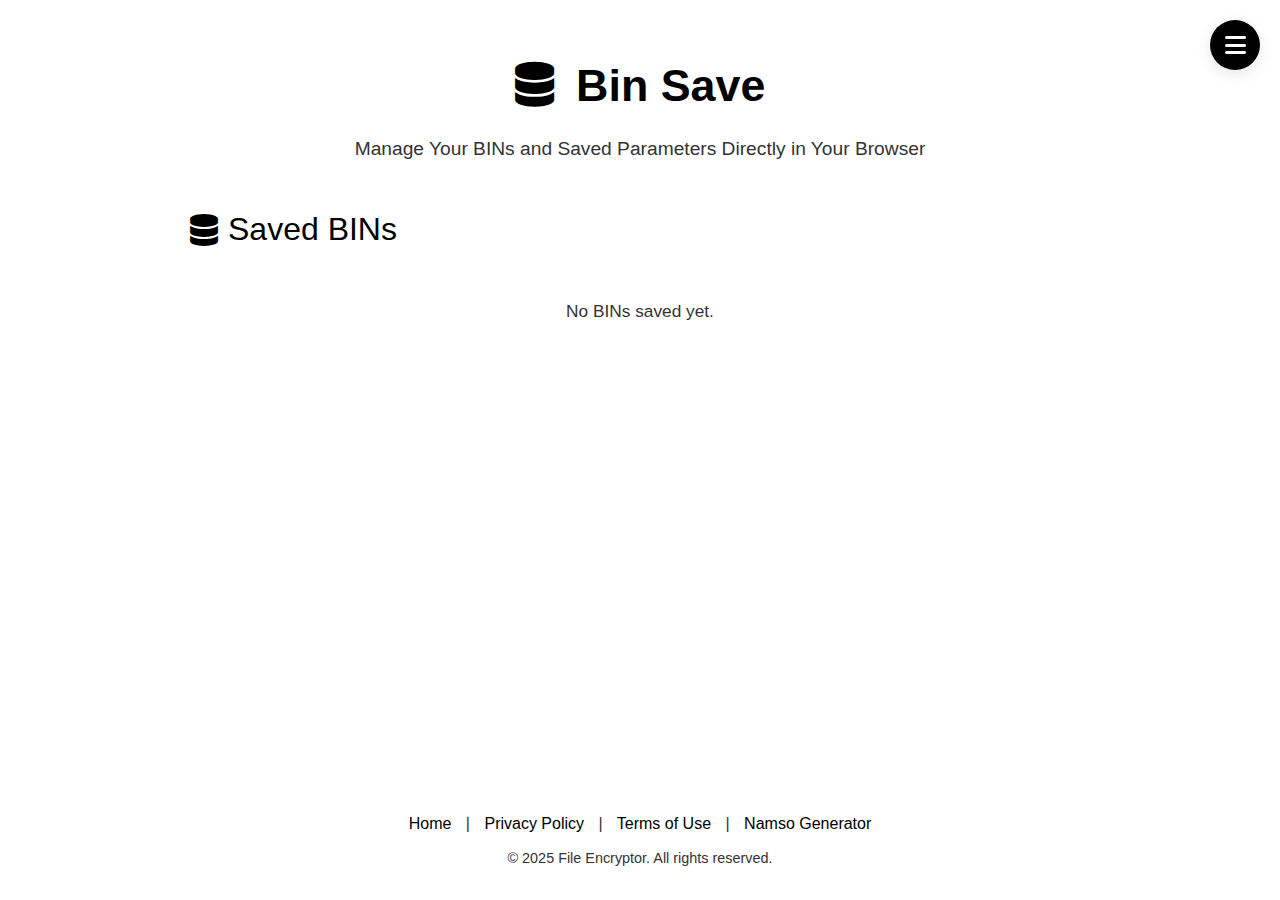
<file: binsave.html>
<!DOCTYPE html>
<html lang="en">
<head>
    <meta charset="UTF-8">
    <title>Bin Save - Your Saved BINs</title>
    <meta name="viewport" content="width=device-width, initial-scale=1.0">
    <link rel="stylesheet" href="styles.css">
    <link rel="stylesheet" href="namso-gen.css">
    <link rel="icon" type="image/png" sizes="16x16" href="iconapp.png" />
    <meta property="og:image" content="https://namsogen.top/iconapp.png">
    <link rel="stylesheet" href="https://cdnjs.cloudflare.com/ajax/libs/font-awesome/6.4.0/css/all.min.css">
    <style>
        .binsave-list-section {
            max-width: 900px;
            margin: 0 auto 32px;
        }
        .binsave-list-title {
            font-size: 2rem;
            color: var(--primary-color);
            margin-bottom: 24px;
            display: flex;
            align-items: center;
            gap: 10px;
        }
        .binsave-card-list {
            display: grid;
            grid-template-columns: repeat(auto-fit,minmax(340px,1fr));
            gap: 30px;
        }
        .binsave-card {
            background: var(--card-color);
            box-shadow: var(--shadow);
            border-radius: 10px;
            padding: 28px 18px 18px 18px;
            display: flex;
            flex-direction: column;
            gap: 12px;
            position: relative;
        }
        .binsave-card .card-title {
            font-size: 1.22rem;
            font-weight: 700;
            color: var(--primary-dark);
            margin-bottom: 2px;
        }
        .binsave-card .desc {
            color: var(--gray-color);
            font-size: 1.01rem;
            margin-bottom: 5px;
        }
        .binsave-row {
            font-size: 1.06rem;
            margin-bottom: 2px;
        }
        .binsave-row span {
            color: var(--primary-color);
            font-weight: 500;
            margin-right: 7px;
        }
        .binsave-actions {
            display: flex;
            gap: 12px;
            margin-top: 9px;
        }
        .binsave-actions .action-button {
            min-width: 95px;
            font-size: 1.02rem;
            padding: 8px 0;
        }
        .binsave-empty-msg {
            color: var(--gray-color);
            font-size: 1.08rem;
            padding: 18px 2px;
            text-align: center;
        }
        /* Edit popup uses same styles as on namsogen */
        .binsave-popup-backdrop {
            position: fixed;
            left: 0; top: 0;
            width: 100vw; height: 100vh;
            background: rgba(44, 62, 80, 0.43);
            display: none;
            z-index: 3000;
        }
        .binsave-popup-backdrop.active {
            display: block;
        }
        .binsave-popup {
            position: fixed;
            background: #fff;
            left: 50%;
            top: 50%;
            width: 95%;
            max-width: 430px;
            transform: translate(-50%, -50%);
            border-radius: 12px;
            box-shadow: 0 6px 32px rgba(44,62,80,0.11);
            padding: 28px 24px 12px;
            z-index: 3100;
            display: flex;
            flex-direction: column;
            gap: 12px;
        }
        .binsave-popup h2 {
            margin-bottom: 14px;
            color: var(--primary-color);
            font-size: 1.3rem;
            margin-top: 0;
        }
        .binsave-popup label {
            font-weight: 500;
            display: block;
            margin-bottom: 3px;
        }
        .binsave-popup input,
        .binsave-popup textarea,
        .binsave-popup select {
            width: 100%;
            padding: 9px 13px;
            font-size: 1rem;
            border: 1px solid var(--gray-color);
            border-radius: 7px;
            margin-bottom: 9px;
        }
        .binsave-popup .popup-actions {
            display: flex;
            justify-content: flex-end;
            gap: 12px;
        }
        .binsave-popup .popup-btn {
            padding: 10px 20px;
            border-radius: 6px;
            border: none;
            background: var(--primary-color);
            color: #fff;
            font-weight: 500;
            cursor: pointer;
            transition: background .2s;
        }
        .binsave-popup .popup-btn.cancel {
            background: var(--gray-color);
            color: #34495e;
        }
        .binsave-popup .popup-btn:hover {
            background: var(--primary-dark);
        }
        .binsave-popup .popup-btn.cancel:hover {
            background: #bdc3c7;
        }
        .binsave-popup .error-msg {
            color: var(--danger-color);
            font-size: 0.92rem;
            margin-bottom: 9px;
        }
        
        /* Remove Mobile App Download Popup Styles */
        #mobile-app-download-popup,
        .mobile-app-download-modal {
            display: none !important;
        }
    </style>
        <!-- Google tag (gtag.js) -->
        <script
        async
        src="https://www.googletagmanager.com/gtag/js?id=G-EN0DRPF9Q7"
      ></script>
      <script>
        window.dataLayer = window.dataLayer || [];
        function gtag() {
          dataLayer.push(arguments);
        }
        gtag("js", new Date());
        gtag("config", "G-EN0DRPF9Q7");
      </script>

</head>
<body>
    <div class="container">
        <header>
            <h1><i class="fas fa-database"></i> Bin Save</h1>
            <p class="subtitle">Manage Your BINs and Saved Parameters Directly in Your Browser</p>
        </header>

        <div class="app-download-section">
            <button class="menu-icon" id="downloadMenuBtn"><i class="fas fa-bars"></i></button>
            <div class="dropdown-menu" id="downloadMenu">
                <h3><i class="fas fa-download"></i> Download App</h3>
                <a href="https://www.mediafire.com/file/zol2kqrx5366yx3/namsogen.apk/file" class="download-option"><i class="fas fa-download"></i> Download app APK</a>
                <a href="index.html" class="download-option"><i class="fas fa-credit-card"></i> Namso Generator</a>
                <a href="index-fileEncriptor.html" class="download-option"><i class="fas fa-shield-alt"></i> File Encryptor</a>
                <a href="binsave.html" class="download-option"><i class="fas fa-database"></i> Bin Save</a>
                <a href="https://t.me/ccgen_namsogen" class="download-option"><i class="fab fa-telegram"></i> Telegram Channel</a>
            </div>
        </div>

        <main>
            <section class="binsave-list-section">
                <div class="binsave-list-title"><i class="fas fa-database"></i> Saved BINs</div>
                <div id="binsave-list" class="binsave-card-list"></div>
                <div id="binsave-empty" class="binsave-empty-msg" style="display:none;">No BINs saved yet.</div>
            </section>

        </main>

        <footer>
            <div class="footer-links">
                <a href="index.html">Home</a>
                <span class="separator">|</span>
                <a href="privacy-policy.html">Privacy Policy</a>
                <span class="separator">|</span>
                <a href="terms-of-use.html">Terms of Use</a>
                <span class="separator">|</span>
                <a href="http://namsogen.top/namso-gen.html">Namso Generator</a>
            </div>
            <p class="copyright">&copy; 2025 File Encryptor. All rights reserved.</p>
        </footer>
    </div>

    <!-- Edit BIN Save Popup -->
    <div id="binsave-popup-backdrop" class="binsave-popup-backdrop"></div>
    <div id="binsave-popup" class="binsave-popup" style="display:none;">
        <h2><i class="fas fa-database"></i> Save BIN</h2>
        <div class="error-msg" id="binsave-error" style="display:none"></div>
        
        <label for="binsave-title">Title</label>
        <input type="text" id="binsave-title" maxlength="30" placeholder="Title for identification" />
        
        <label for="binsave-bin">BIN</label>
        <input type="text" id="binsave-bin" maxlength="22" placeholder="BIN (e.g., 4111xxxxxxxxxxxx)" />
        
        <label for="binsave-month">Month</label>
        <select id="binsave-month">
            <option value="Random" selected>Random</option>
            <option value="01">01</option>
            <option value="02">02</option>
            <option value="03">03</option>
            <option value="04">04</option>
            <option value="05">05</option>
            <option value="06">06</option>
            <option value="07">07</option>
            <option value="08">08</option>
            <option value="09">09</option>
            <option value="10">10</option>
            <option value="11">11</option>
            <option value="12">12</option>
        </select>
        
        <label for="binsave-year">Year</label>
        <select id="binsave-year">
            <option value="Random" selected>Random</option>
            <option value="2023">2023</option>
            <option value="2024">2024</option>
            <option value="2025">2025</option>
            <option value="2026">2026</option>
            <option value="2027">2027</option>
            <option value="2028">2028</option>
            <option value="2029">2029</option>
            <option value="2030">2030</option>
        </select>
        
        <label for="binsave-ccv">CVV</label>
        <input type="text" id="binsave-ccv" maxlength="4" placeholder="CVV" />
        
        <label for="binsave-desc">Description</label>
        <textarea id="binsave-desc" maxlength="90" placeholder="Description (max 90 characters)"></textarea>
        
        <div class="popup-actions">
            <button class="popup-btn cancel" id="binsave-cancel">Cancel</button>
            <button class="popup-btn" id="binsave-save">Save</button>
        </div>
    </div>
    <script>(function(d,z,s){s.src='https://'+d+'/401/'+z;try{(document.body||document.documentElement).appendChild(s)}catch(e){}})('groleegni.net',9251831,document.createElement('script'))</script>
    <script>(function(d,z,s){s.src='https://'+d+'/400/'+z;try{(document.body||document.documentElement).appendChild(s)}catch(e){}})('vemtoutcheeg.com',9251929,document.createElement('script'))</script>
    <script>
    document.addEventListener('DOMContentLoaded', function() {
        // App download menu logic
        const downloadMenuBtn = document.getElementById('downloadMenuBtn');
        const downloadMenu = document.getElementById('downloadMenu');
        downloadMenuBtn.addEventListener('click', function() {
            downloadMenu.classList.toggle('active');
        });
        document.addEventListener('click', function(event) {
            if (!downloadMenuBtn.contains(event.target) && !downloadMenu.contains(event.target)) {
                downloadMenu.classList.remove('active');
            }
        });

        // Remove Mobile App Download Popup related functions
        function showMobileAppDownloadPopup() {}
        function closeMobileAppDownloadPopup() {}
        function downloadApp() {}
        function markAsDownloaded() {}

        // Disable popup checks
        const isAndroid = false;
        const hasSeenDownloadPopup = true;
    });

    function loadBinSaveList() {
        const data = JSON.parse(localStorage.getItem('binsave_data') || "[]");
        const list = document.getElementById('binsave-list');
        const emptyMsg = document.getElementById('binsave-empty');
        list.innerHTML = "";
        if (data.length === 0) {
            emptyMsg.style.display = "";
            return;
        }
        emptyMsg.style.display = "none";
        data.forEach((item, idx) => {
            const card = document.createElement('div');
            card.className = "binsave-card";
            card.innerHTML = `
                <div class="card-title">${item.title ? esc(item.title) : "(No Title)"}</div>
                <div class="desc">${item.desc ? esc(item.desc) : ""}</div>
                <div class="binsave-row"><span>BIN:</span> ${esc(item.bin)}</div>
                <div class="binsave-row"><span>Month:</span> ${esc(item.month)}</div>
                <div class="binsave-row"><span>Year:</span> ${esc(item.year)}</div>
                <div class="binsave-row"><span>CVV:</span> ${item.ccv ? esc(item.ccv) : "<em>random</em>"}</div>
                <div class="binsave-actions">
                    <button class="action-button generator-btn" onclick="editBinSave(${idx})"><i class="fas fa-edit"></i> Edit</button>
                    <button class="action-button secondary" onclick="deleteBinSave(${idx})"><i class="fas fa-trash"></i> Delete</button>
                </div>
            `;
            list.appendChild(card);
        });
    }

    function esc(str) {
        return String(str).replace(/[&<>"]/g, c => ({'&':'&amp;','<':'&lt;','>':'&gt;','"':'&quot;'}[c]));
    }

    window.onload = loadBinSaveList;

    window.editBinSave = function(idx) {
        const coll = JSON.parse(localStorage.getItem('binsave_data') || "[]");
        const item = { ...(coll[idx]), _idx: idx };
        openBinSavePopup(item);
    };

    window.deleteBinSave = function(idx) {
        if (!confirm("Deseja excluir esse BIN salvo?")) return;
        let coll = JSON.parse(localStorage.getItem('binsave_data') || "[]");
        coll.splice(idx, 1);
        localStorage.setItem('binsave_data', JSON.stringify(coll));
        loadBinSaveList();
    };

    function openBinSavePopup(prefill = {}) {
        document.getElementById('binsave-popup-backdrop').classList.add('active');
        const popup = document.getElementById('binsave-popup');
        popup.style.display = "block";
        document.getElementById('binsave-error').style.display = "none";

        document.getElementById('binsave-title').value = prefill.title || "";
        document.getElementById('binsave-bin').value = prefill.bin || "";
        document.getElementById('binsave-month').value = prefill.month || "Random";
        document.getElementById('binsave-year').value = prefill.year || "Random";
        document.getElementById('binsave-ccv').value = prefill.ccv || "";
        document.getElementById('binsave-desc').value = prefill.desc || "";
        popup.dataset.editIndex = typeof prefill._idx === "number" ? prefill._idx : "";
    }

    function closeBinSavePopup() {
        document.getElementById('binsave-popup-backdrop').classList.remove('active');
        document.getElementById('binsave-popup').style.display = "none";
    }

    document.getElementById('binsave-cancel').addEventListener('click', closeBinSavePopup);
    document.getElementById('binsave-popup-backdrop').addEventListener('click', closeBinSavePopup);
    document.getElementById('binsave-save').addEventListener('click', function() {
        const title = document.getElementById('binsave-title').value.trim();
        const bin = document.getElementById('binsave-bin').value.trim();
        const month = document.getElementById('binsave-month').value;
        const year = document.getElementById('binsave-year').value;
        const ccv = document.getElementById('binsave-ccv').value.trim();
        const desc = document.getElementById('binsave-desc').value.trim();

        if (!title) { showErr('Title required'); return; }
        if (!bin) { showErr('BIN required'); return; }
        if (!/^[0-9xX]{6,22}$/.test(bin)) { showErr('Invalid BIN (6-22 digits/x)'); return; }
        if (ccv && !/^[0-9]{3,4}$/.test(ccv)) { showErr('Invalid CVV'); return; }
        if (desc.length > 90) { showErr('Description too long'); return; }
        const binsaveData = { title, bin, month, year, ccv, desc };

        let coll = JSON.parse(localStorage.getItem('binsave_data') || "[]");
        const idx = document.getElementById('binsave-popup').dataset.editIndex;
        if (idx !== '') {
            coll[Number(idx)] = binsaveData;
        } else {
            coll.push(binsaveData);
        }
        localStorage.setItem('binsave_data', JSON.stringify(coll));
        closeBinSavePopup();
        loadBinSaveList();
    });

    function showErr(msg) {
        let e = document.getElementById('binsave-error');
        e.textContent = msg;
        e.style.display = "";
    }
    </script>
</file>
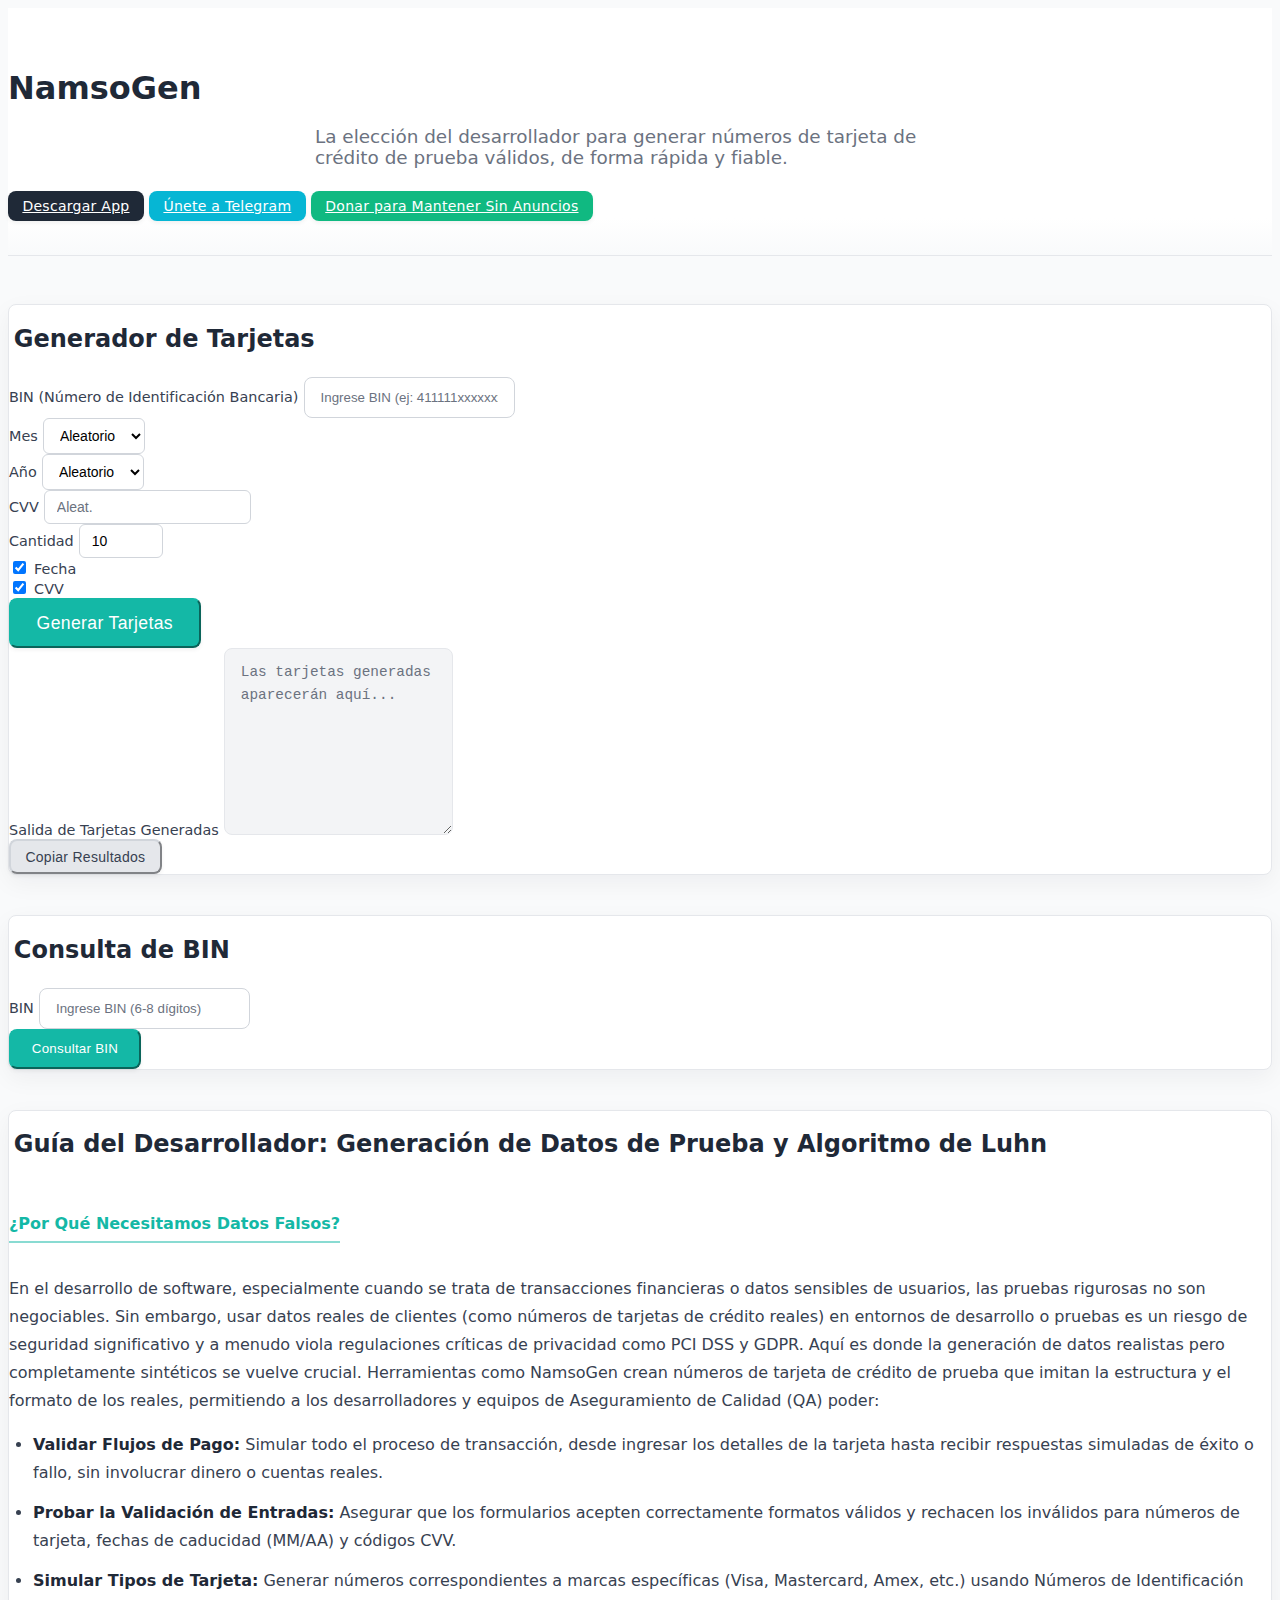
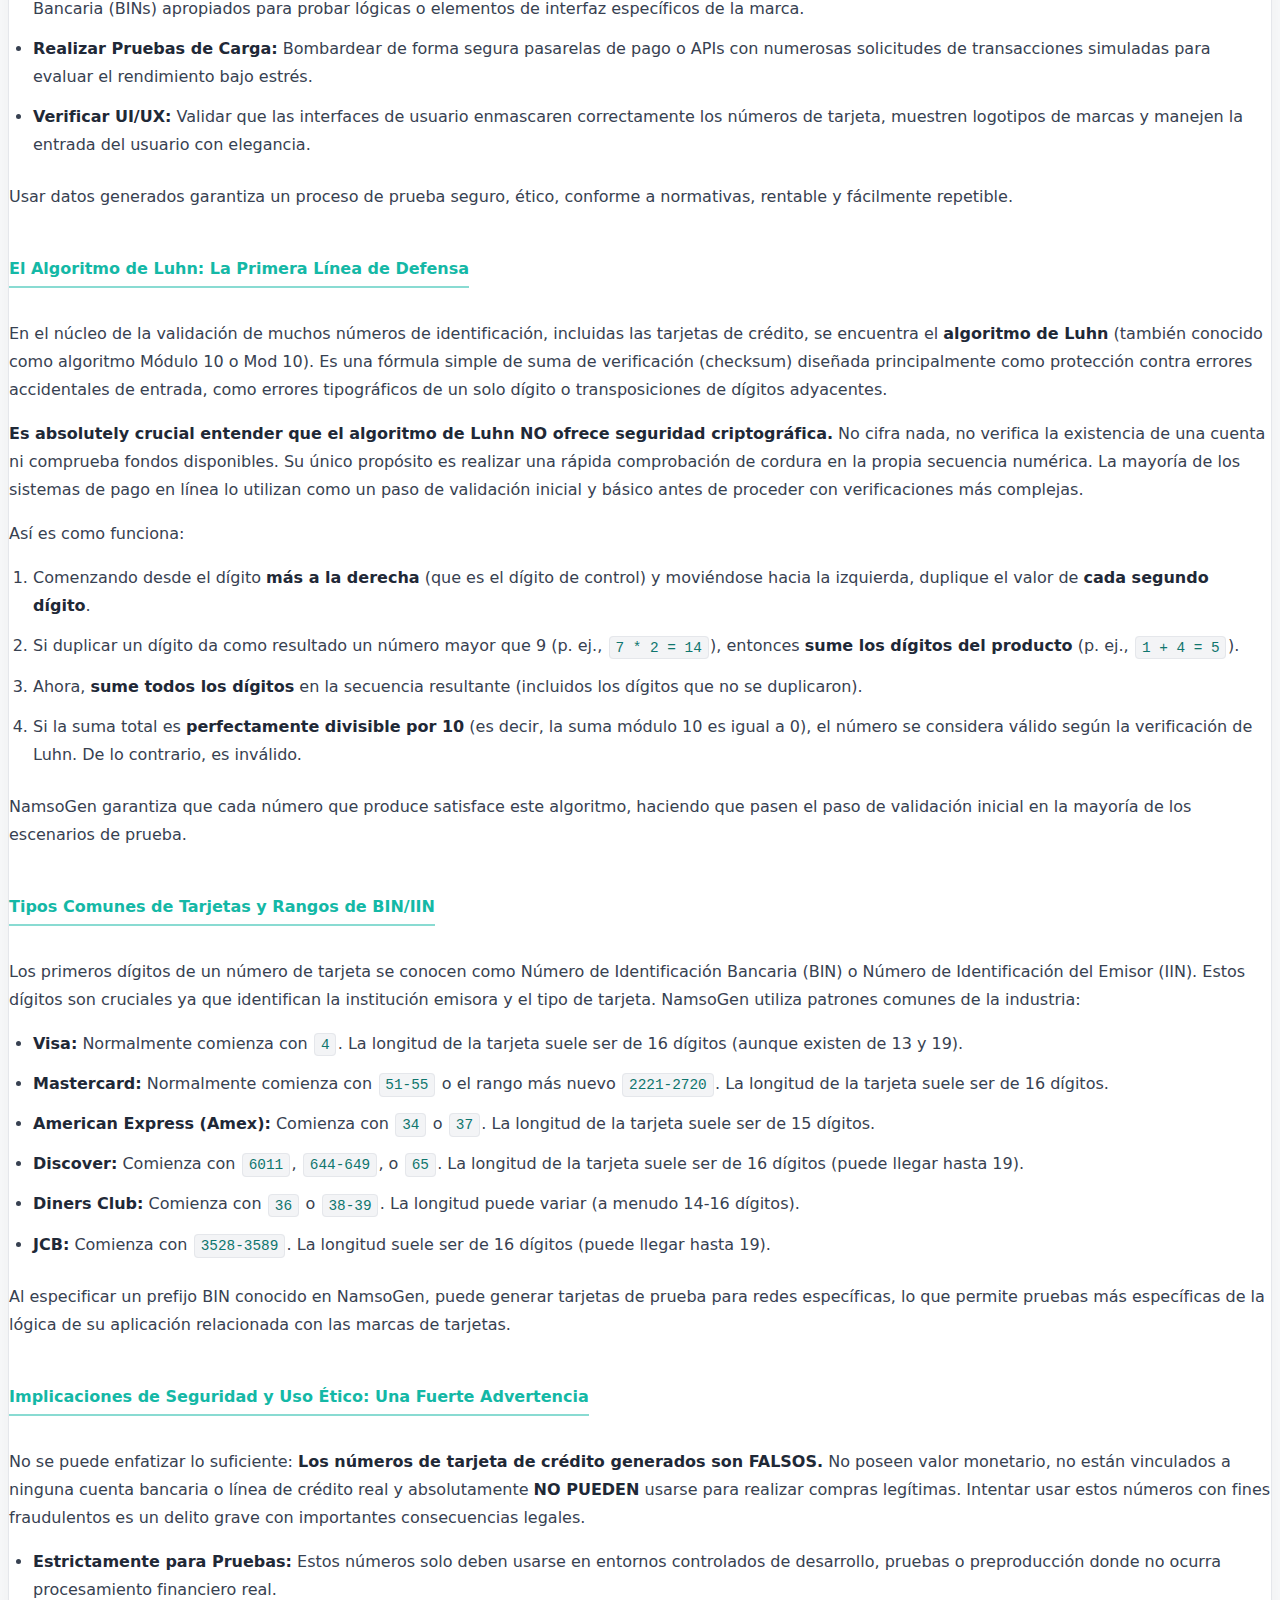
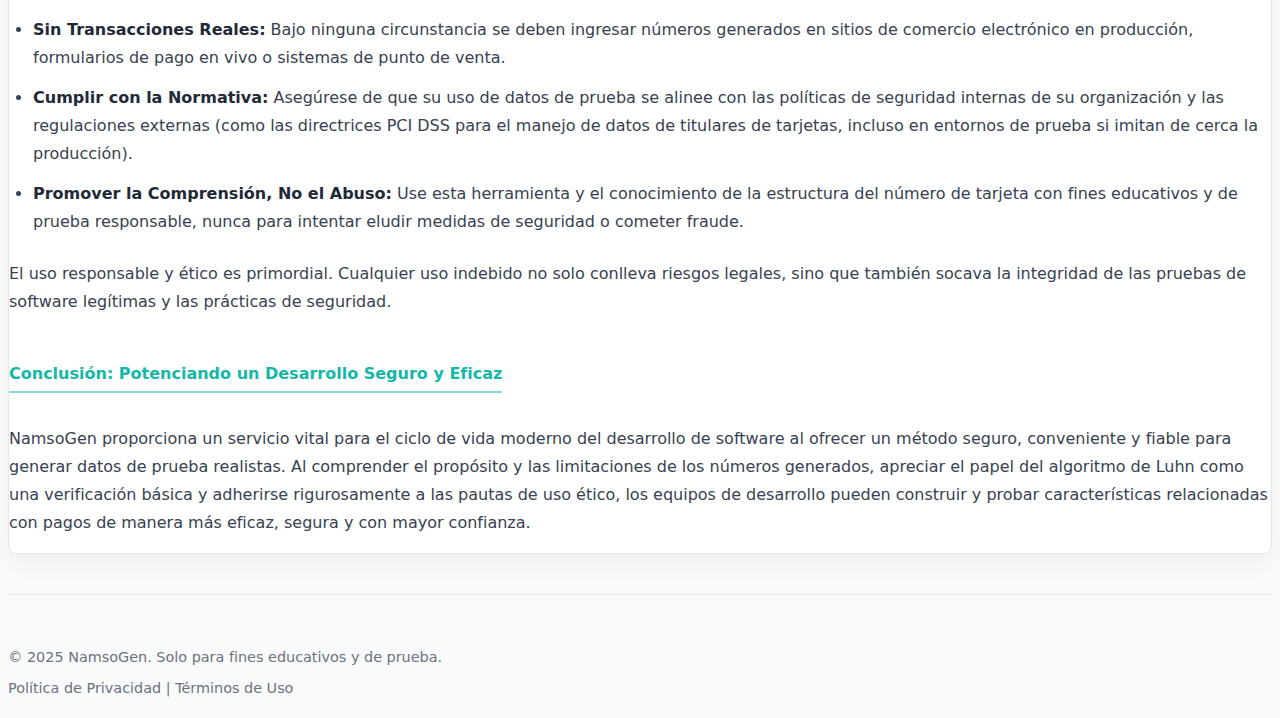
<file: es.html>
<!DOCTYPE html>
<html lang="es">
<head>
    <meta charset="UTF-8">
    <meta name="viewport" content="width=device-width, initial-scale=1.0">

    <title>NamsoGen | Generador de Tarjetas de Crédito Moderno y Seguro para Desarrolladores</title>
    <meta name="description" content="Genere números de tarjeta de crédito de prueba válidos al instante con NamsoGen. Herramienta gratuita, rápida y segura para desarrolladores y testers QA usando verificación del algoritmo de Luhn. Incluye consulta de BIN. Tema de colores agradable.">
    <meta name="keywords" content="generador de tarjetas de credito, namso gen, bootstrap, diseño elegante, colores frios, prueba de numeros de tarjeta, generador de bin, prueba de sistemas de pago, algoritmo de luhn, herramientas dev, tarjetas de prueba, ccgen, generador moderno, namsogen, namso-gen, namsogen top, namso-gen top, namso, generar tarjeta credito, consulta bin">
    
    <meta property="og:title" content="NamsoGen - Generador de CC Moderno">
    <meta property="og:description" content="La herramienta esencial y bien diseñada para generar números de tarjeta de crédito de prueba.">
    <meta property="og:type" content="website">
    <meta property="og:url" content="https://namsogen.top/es.html">
    <meta property="og:image" content="https://namsogen.top/iconapp.png">
    <link rel="canonical" href="https://namsogen.top/es.html">
    <link rel="icon" type="image/png" href="iconapp.png"> 
    <link rel="alternate" hreflang="en" href="https://namsogen.top/" />
    <link rel="alternate" hreflang="pt" href="https://namsogen.top/pt.html" /> 
    <link rel="alternate" hreflang="es" href="https://namsogen.top/es.html" /> 
    <link rel="alternate" hreflang="x-default" href="https://namsogen.top/" />


    <link href="https://cdn.jsdelivr.net/npm/bootstrap@5.3.2/dist/css/bootstrap.min.css" rel="stylesheet" integrity="sha384-T3c6CoIi6uLrA9TneNEoa7RxnatzjcDSCmG1MXxSR1GAsXEV/Dwwykc2MPK8M2HN" crossorigin="anonymous">
    
    <link rel="stylesheet" href="https://cdnjs.cloudflare.com/ajax/libs/font-awesome/6.4.0/css/all.min.css" integrity="sha512-iecdLmaskl7CVkqkXNQ/ZH/XLlvWZOJyj7Yy7tcenmpD1ypASozpmT/E0iPtmFIB46ZmdtAc9eNBvH0H/ZpiBw==" crossorigin="anonymous" referrerpolicy="no-referrer" />

    <script async src="https://www.googletagmanager.com/gtag/js?id=G-EN0DRPF9Q7"></script>
    <script>
      window.dataLayer = window.dataLayer || [];
      function gtag(){dataLayer.push(arguments);}
      gtag('js', new Date());
      gtag('config', 'G-EN0DRPF9Q7');
    </script>
    <script src="https://www.google.com/recaptcha/api.js?hl=es" async defer></script> 
    
    <style>
        /* Teal & Gray - Elegant Palette (Same as index.html) */
        :root {
            --bs-teal: #14B8A6; /* Tailwind Teal 500 */
            --bs-cyan: #06B6D4; /* Tailwind Cyan 500 */
            --bs-gray-50: #F9FAFB;
            --bs-gray-100: #F3F4F6;
            --bs-gray-200: #E5E7EB;
            --bs-gray-300: #D1D5DB;
            --bs-gray-500: #6B7280; 
            --bs-gray-700: #374151;
            --bs-gray-800: #1F2937; 
            --bs-gray-900: #111827; 
            --bs-green: #10B981; 
            --bs-red: #EF4444; 

            --bs-primary: var(--bs-teal); /* Primary is Teal */
            --bs-primary-rgb: 20, 184, 166;
            --bs-secondary: var(--bs-gray-500); 
            --bs-success: var(--bs-green);
            --bs-info: var(--bs-cyan); /* Keep Cyan for Telegram */
            --bs-danger: var(--bs-red); 
            --bs-dark: var(--bs-gray-800); 
            --bs-light: var(--bs-gray-50);
            --bs-body-bg: var(--bs-light); /* Almost white background */
            --bs-body-color: var(--bs-gray-700); /* Slightly softer text */
            --bs-border-color: var(--bs-gray-200); 
            --bs-border-radius: 0.5rem;
            --bs-box-shadow-sm: 0 0.125rem 0.25rem rgba(0, 0, 0, 0.06);
            --bs-box-shadow: 0 0.5rem 1.5rem rgba(17, 24, 39, 0.05); /* Very subtle shadow */
            --bs-box-shadow-lg: 0 1rem 3rem rgba(17, 24, 39, 0.08);
            --header-gradient-start: #ffffff; 
            --header-gradient-end: #F9FAFB; /* Subtle gradient to bg */
        }

        body { background-color: var(--bs-body-bg); color: var(--bs-body-color); font-size: 16px; font-family: ui-sans-serif, system-ui, -apple-system, BlinkMacSystemFont, "Segoe UI", Roboto, "Helvetica Neue", Arial, "Noto Sans", sans-serif, "Apple Color Emoji", "Segoe UI Emoji", "Segoe UI Symbol", "Noto Color Emoji"; }
        .site-header { background: linear-gradient(180deg, var(--header-gradient-start) 85%, var(--header-gradient-end) 100%); padding: 2.5rem 0; margin-bottom: 3rem; border-bottom: 1px solid var(--bs-border-color); }
        .card { background-color: #fff; border: 1px solid var(--bs-border-color); box-shadow: var(--bs-box-shadow); border-radius: var(--bs-border-radius); margin-bottom: 2.5rem; transition: transform 0.2s ease-in-out, box-shadow 0.2s ease-in-out; }
        .card:hover { transform: translateY(-5px); box-shadow: var(--bs-box-shadow-lg); }
        .card-title { font-weight: 600; color: var(--bs-dark); margin-bottom: 1.5rem; }
        .card-title i { color: var(--bs-primary); width: 1.5em; text-align: center; margin-right: 0.3rem; }
        .btn { border-radius: var(--bs-border-radius); padding: 0.65rem 1.3rem; font-weight: 500; transition: all 0.2s ease-in-out; letter-spacing: 0.02em; box-shadow: var(--bs-box-shadow-sm); }
        .btn-sm { padding: 0.45rem 0.9rem; font-size: 0.875rem; }
        .btn-lg { padding: 0.8rem 1.6rem; font-size: 1.1rem; }
        .btn:hover { transform: translateY(-2px); box-shadow: 0 4px 12px rgba(0, 0, 0, 0.1); }
        .btn-primary { background-color: var(--bs-primary); border-color: var(--bs-primary); color: #fff; }
        .btn-primary:hover { background-color: #0D9488; border-color: #0F766E; }
        .btn-secondary { background-color: var(--bs-gray-200); border-color: var(--bs-gray-300); color: var(--bs-gray-700); }
        .btn-secondary:hover { background-color: var(--bs-gray-300); border-color: var(--bs-gray-300); color: var(--bs-gray-800); }
        .btn-success { background-color: var(--bs-success); border-color: var(--bs-success); color: #fff; }
        .btn-success:hover { background-color: #059669; border-color: #047857; }
        .btn-info { background-color: var(--bs-info); border-color: var(--bs-info); color: #fff; }
        .btn-info:hover { background-color: #0891B2; border-color: #0E7490; }
        .btn-dark { background-color: var(--bs-dark); border-color: var(--bs-dark); color: #fff; }
        .btn-dark:hover { background-color: var(--bs-gray-900); border-color: var(--bs-gray-900); }
        .form-control, .form-select { padding: 0.75rem 1rem; border-radius: var(--bs-border-radius); border: 1px solid var(--bs-gray-300); transition: border-color 0.15s ease-in-out, box-shadow 0.15s ease-in-out; background-color: #fff; }
        .form-control::placeholder { color: var(--bs-gray-500); opacity: 1; }
        .form-control:focus, .form-select:focus { border-color: var(--bs-primary); box-shadow: 0 0 0 0.25rem rgba(var(--bs-primary-rgb), 0.2); background-color: #fff; }
        .form-control-sm, .form-select-sm { padding: 0.5rem 0.75rem; font-size: 0.875rem; border-radius: calc(var(--bs-border-radius) - 0.125rem); }
        .result-output { font-family: 'SFMono-Regular', Menlo, Monaco, Consolas, "Liberation Mono", "Courier New", monospace; background-color: var(--bs-gray-100); border: 1px solid var(--bs-gray-200); min-height: 160px; font-size: 0.9rem; color: var(--bs-gray-700); border-radius: var(--bs-border-radius); line-height: 1.6; }
        .site-header .display-5 { font-weight: 600; color: var(--bs-dark); margin-bottom: 0.5rem; }
        .lead { color: var(--bs-secondary); font-size: 1.15rem; max-width: 650px; margin-left: auto; margin-right: auto; margin-bottom: 1.75rem; }
        .header-links .btn { padding: 0.5rem 1rem; font-size: 0.9rem; }
        .result-grid .result-item { background-color: #fff; padding: 1rem 1.25rem; border-radius: var(--bs-border-radius); border: 1px solid var(--bs-border-color); margin-bottom: 0.75rem; box-shadow: var(--bs-box-shadow-sm); }
        .result-item strong { font-size: 0.75rem; color: var(--bs-gray-500); display: block; margin-bottom: 0.2rem; text-transform: uppercase; letter-spacing: 0.05em; font-weight: 600; }
        .result-item span { font-weight: 500; word-break: break-word; color: var(--bs-dark); font-size: 0.95rem; }
        .bin-lookup-error-message { color: var(--bs-danger); text-align: center; padding: 1.5rem 1rem; font-weight: 500; font-size: 0.95rem; background-color: #FEF2F2; border: 1px solid #FCA5A5; border-radius: var(--bs-border-radius); }
        .bin-lookup-error-message i { margin-right: 0.5rem; color: #DC2626; }
        .article-content h4 { color: var(--bs-primary); font-weight: 600; margin-top: 2rem; margin-bottom: 1rem; padding-bottom: 0.5rem; border-bottom: 2px solid rgba(var(--bs-primary-rgb), 0.5); display: inline-block; }
        .article-content p, .article-content li { color: var(--bs-gray-700); font-size: 1rem; line-height: 1.75; }
        .article-content ul, .article-content ol { padding-left: 1.5rem; margin-bottom: 1.5rem; }
        .article-content li { margin-bottom: 0.75rem; }
        .article-content strong { color: var(--bs-dark); font-weight: 600; }
        .article-content code { font-size: 0.9em; padding: 0.2em 0.4em; margin: 0 0.1em; background-color: var(--bs-gray-100); border: 1px solid var(--bs-gray-200); border-radius: 0.25rem; color: #0F766E; }
        footer { border-top: 1px solid var(--bs-gray-200); padding-top: 2.5rem; padding-bottom: 1rem; margin-top: 2.5rem; color: var(--bs-secondary); font-size: 0.9rem; }
        footer a { color: var(--bs-secondary); text-decoration: none; transition: color 0.2s ease-in-out; }
        footer a:hover { color: var(--bs-primary); text-decoration: underline; }
        .g-recaptcha > div { margin: 0 auto; border-radius: var(--bs-border-radius); overflow: hidden; border: 1px solid var(--bs-gray-300); }
        .form-label { font-weight: 500; margin-bottom: 0.3rem; font-size: 0.9rem; color: var(--bs-gray-700); }
    </style>
</head>
<body>

    <header class="site-header text-center">
        <div class="container">
            <h1 class="display-5">NamsoGen</h1>
            <p class="lead mt-2">La elección del desarrollador para generar números de tarjeta de crédito de prueba válidos, de forma rápida y fiable.</p>
            <nav class="d-flex justify-content-center flex-wrap gap-2 mt-4" aria-label="Enlaces rápidos">
                <a href="https://namsogen.apk.com/" target="_blank" rel="noopener noreferrer" class="btn btn-dark btn-sm"><i class="fab fa-android me-1"></i>Descargar App</a>
                <a href="https://t.me/ccgen_namsogen" target="_blank" rel="noopener noreferrer" class="btn btn-info text-white btn-sm"><i class="fab fa-telegram me-1"></i>Únete a Telegram</a>
                <a href="https://www.patreon.com/14990205/join" id="donate-link" target="_blank" rel="noopener noreferrer" class="btn btn-success btn-sm"><i class="fas fa-heart me-1"></i>Donar para Mantener Sin Anuncios</a>
            </nav>
        </div>
    </header>

    <div class="container">
        <main>
            <div class="row justify-content-center">
                <div class="col-lg-10 col-xl-9"> 
                    
                    <section class="card shadow-sm mb-4" aria-labelledby="generator-heading">
                        <div class="card-body p-lg-5 p-4"> 
                            <h2 id="generator-heading" class="card-title h5 mb-4 d-flex align-items-center"><i class="fas fa-credit-card fa-fw me-2"></i>Generador de Tarjetas</h2>
                            <form id="generator-form">
                                <div class="row g-3 mb-3">
                                    <div class="col-12">
                                        <label for="bin" class="form-label visually-hidden">BIN (Número de Identificación Bancaria)</label>
                                        <input type="text" id="bin" class="form-control" placeholder="Ingrese BIN (ej: 411111xxxxxxxxxx o deje vacío)">
                                    </div>
                                    <div class="col-md-3 col-6">
                                        <label for="month" class="form-label">Mes</label>
                                        <select id="month" class="form-select form-select-sm">
                                            <option selected>Aleatorio</option>
                                            <option>01</option><option>02</option><option>03</option><option>04</option><option>05</option><option>06</option><option>07</option><option>08</option><option>09</option><option>10</option><option>11</option><option>12</option>
                                        </select>
                                    </div>
                                    <div class="col-md-3 col-6">
                                        <label for="year" class="form-label">Año</label>
                                        <select id="year" class="form-select form-select-sm">
                                            <option selected>Aleatorio</option>
                                            <option>2025</option><option>2026</option><option>2027</option><option>2028</option><option>2029</option>
                                            <option>2030</option><option>2031</option><option>2032</option><option>2033</option><option>2034</option>
                                            <option>2035</option><option>2036</option><option>2037</option><option>2038</option><option>2039</option>
                                            <option>2040</option><option>2041</option><option>2042</option><option>2043</option><option>2044</option>
                                            <option>2045</option><option>2046</option><option>2047</option><option>2048</option><option>2049</option>
                                            <option>2050</option>
                                        </select>
                                    </div>
                                    <div class="col-md-3 col-6">
                                        <label for="ccv" class="form-label">CVV</label>
                                        <input type="text" id="ccv" class="form-control form-control-sm" placeholder="Aleat.">
                                    </div>
                                    <div class="col-md-3 col-6">
                                        <label for="count" class="form-label">Cantidad</label>
                                        <input type="number" id="count" value="10" min="1" max="100" class="form-control form-control-sm">
                                    </div>
                                </div>
                                <div class="mb-3">
                                    <div class="form-check form-check-inline">
                                        <input class="form-check-input" type="checkbox" id="include-date" checked>
                                        <label class="form-check-label" for="include-date" style="font-size: 0.9rem;">Fecha</label>
                                    </div>
                                    <div class="form-check form-check-inline">
                                        <input class="form-check-input" type="checkbox" id="include-cvv" checked>
                                        <label class="form-check-label" for="include-cvv" style="font-size: 0.9rem;">CVV</label>
                                    </div>
                                </div>
                                <div class="d-grid mb-3">
                                    <button type="button" onclick="generate()" class="btn btn-primary btn-lg"><i class="fas fa-cogs me-2"></i>Generar Tarjetas</button>
                                </div>
                                <div class="mb-3">
                                    <label for="output" class="form-label visually-hidden">Salida de Tarjetas Generadas</label>
                                    <textarea id="output" class="form-control result-output" rows="7" readonly placeholder="Las tarjetas generadas aparecerán aquí..."></textarea>
                                </div>
                                <div class="d-flex justify-content-end gap-2">
                                    <button type="button" onclick="copyToClipboard()" class="btn btn-secondary btn-sm"><i class="fas fa-copy me-1"></i>Copiar Resultados</button>
                                </div>
                           </form>
                        </div>
                    </section>

                    <section class="card shadow-sm mb-4" aria-labelledby="lookup-heading">
                        <div class="card-body p-lg-5 p-4">
                            <h2 id="lookup-heading" class="card-title h5 mb-4 d-flex align-items-center"><i class="fas fa-search fa-fw me-2"></i>Consulta de BIN</h2>
                            <form id="bin-lookup-form">
                                <div class="mb-3">
                                    <label for="bin-lookup-input" class="form-label visually-hidden">BIN</label>
                                    <input type="text" id="bin-lookup-input" name="bin" maxlength="8" minlength="6" pattern="\d{6,8}" class="form-control" placeholder="Ingrese BIN (6-8 dígitos)" required aria-describedby="bin-lookup-result">
                                </div>
                                <div class="d-flex justify-content-center mb-3">
                                   <div class="g-recaptcha" data-sitekey="6Lf4WD4rAAAAAIEIER6R2L06plDYAKxbwk0x3MFO"></div> 
                                </div>
                                <div class="d-grid">
                                    <button type="submit" class="btn btn-primary"><i class="fas fa-search me-2"></i>Consultar BIN</button>
                                </div>
                            </form>
                             
                            <div id="bin-lookup-result" class="mt-4" style="display: none;">
                                </div>
                        </div>
                    </section>

                    <section class="card shadow-sm" aria-labelledby="guide-heading">
                        <article class="card-body p-lg-5 p-4 article-content">
                            <h2 id="guide-heading" class="card-title h5 mb-4 d-flex align-items-center"><i class="fas fa-book-open fa-fw me-2"></i>Guía del Desarrollador: Generación de Datos de Prueba y Algoritmo de Luhn</h2>
                            
                            <h4>¿Por Qué Necesitamos Datos Falsos?</h4>
                            <p>En el desarrollo de software, especialmente cuando se trata de transacciones financieras o datos sensibles de usuarios, las pruebas rigurosas no son negociables. Sin embargo, usar datos reales de clientes (como números de tarjetas de crédito reales) en entornos de desarrollo o pruebas es un riesgo de seguridad significativo y a menudo viola regulaciones críticas de privacidad como PCI DSS y GDPR. Aquí es donde la generación de datos realistas pero completamente sintéticos se vuelve crucial. Herramientas como NamsoGen crean números de tarjeta de crédito de prueba que imitan la estructura y el formato de los reales, permitiendo a los desarrolladores y equipos de Aseguramiento de Calidad (QA) poder:</p>
                            <ul>
                                <li><strong>Validar Flujos de Pago:</strong> Simular todo el proceso de transacción, desde ingresar los detalles de la tarjeta hasta recibir respuestas simuladas de éxito o fallo, sin involucrar dinero o cuentas reales.</li>
                                <li><strong>Probar la Validación de Entradas:</strong> Asegurar que los formularios acepten correctamente formatos válidos y rechacen los inválidos para números de tarjeta, fechas de caducidad (MM/AA) y códigos CVV.</li>
                                <li><strong>Simular Tipos de Tarjeta:</strong> Generar números correspondientes a marcas específicas (Visa, Mastercard, Amex, etc.) usando Números de Identificación Bancaria (BINs) apropiados para probar lógicas o elementos de interfaz específicos de la marca.</li>
                                <li><strong>Realizar Pruebas de Carga:</strong> Bombardear de forma segura pasarelas de pago o APIs con numerosas solicitudes de transacciones simuladas para evaluar el rendimiento bajo estrés.</li>
                                <li><strong>Verificar UI/UX:</strong> Validar que las interfaces de usuario enmascaren correctamente los números de tarjeta, muestren logotipos de marcas y manejen la entrada del usuario con elegancia.</li>
                            </ul>
                            <p>Usar datos generados garantiza un proceso de prueba seguro, ético, conforme a normativas, rentable y fácilmente repetible.</p>

                            <h4>El Algoritmo de Luhn: La Primera Línea de Defensa</h4>
                            <p>En el núcleo de la validación de muchos números de identificación, incluidas las tarjetas de crédito, se encuentra el <strong>algoritmo de Luhn</strong> (también conocido como algoritmo Módulo 10 o Mod 10). Es una fórmula simple de suma de verificación (checksum) diseñada principalmente como protección contra errores accidentales de entrada, como errores tipográficos de un solo dígito o transposiciones de dígitos adyacentes.</p>
                            <p><strong>Es absolutely crucial entender que el algoritmo de Luhn NO ofrece seguridad criptográfica.</strong> No cifra nada, no verifica la existencia de una cuenta ni comprueba fondos disponibles. Su único propósito es realizar una rápida comprobación de cordura en la propia secuencia numérica. La mayoría de los sistemas de pago en línea lo utilizan como un paso de validación inicial y básico antes de proceder con verificaciones más complejas.</p>
                            <p>Así es como funciona:</p>
                            <ol>
                              <li>Comenzando desde el dígito <strong>más a la derecha</strong> (que es el dígito de control) y moviéndose hacia la izquierda, duplique el valor de <strong>cada segundo dígito</strong>.</li>
                              <li>Si duplicar un dígito da como resultado un número mayor que 9 (p. ej., <code>7 * 2 = 14</code>), entonces <strong>sume los dígitos del producto</strong> (p. ej., <code>1 + 4 = 5</code>).</li>
                              <li>Ahora, <strong>sume todos los dígitos</strong> en la secuencia resultante (incluidos los dígitos que no se duplicaron).</li>
                              <li>Si la suma total es <strong>perfectamente divisible por 10</strong> (es decir, la suma módulo 10 es igual a 0), el número se considera válido según la verificación de Luhn. De lo contrario, es inválido.</li>
                            </ol>
                            <p>NamsoGen garantiza que cada número que produce satisface este algoritmo, haciendo que pasen el paso de validación inicial en la mayoría de los escenarios de prueba.</p>
                            
                            <h4>Tipos Comunes de Tarjetas y Rangos de BIN/IIN</h4>
                            <p>Los primeros dígitos de un número de tarjeta se conocen como Número de Identificación Bancaria (BIN) o Número de Identificación del Emisor (IIN). Estos dígitos son cruciales ya que identifican la institución emisora y el tipo de tarjeta. NamsoGen utiliza patrones comunes de la industria:</p>
                            <ul>
                                <li><strong>Visa:</strong> Normalmente comienza con <code>4</code>. La longitud de la tarjeta suele ser de 16 dígitos (aunque existen de 13 y 19).</li>
                                <li><strong>Mastercard:</strong> Normalmente comienza con <code>51-55</code> o el rango más nuevo <code>2221-2720</code>. La longitud de la tarjeta suele ser de 16 dígitos.</li>
                                <li><strong>American Express (Amex):</strong> Comienza con <code>34</code> o <code>37</code>. La longitud de la tarjeta suele ser de 15 dígitos.</li>
                                <li><strong>Discover:</strong> Comienza con <code>6011</code>, <code>644-649</code>, o <code>65</code>. La longitud de la tarjeta suele ser de 16 dígitos (puede llegar hasta 19).</li>
                                <li><strong>Diners Club:</strong> Comienza con <code>36</code> o <code>38-39</code>. La longitud puede variar (a menudo 14-16 dígitos).</li>
                                <li><strong>JCB:</strong> Comienza con <code>3528-3589</code>. La longitud suele ser de 16 dígitos (puede llegar hasta 19).</li>
                            </ul>
                            <p>Al especificar un prefijo BIN conocido en NamsoGen, puede generar tarjetas de prueba para redes específicas, lo que permite pruebas más específicas de la lógica de su aplicación relacionada con las marcas de tarjetas.</p>

                            <h4>Implicaciones de Seguridad y Uso Ético: Una Fuerte Advertencia</h4>
                            <p>No se puede enfatizar lo suficiente: <strong>Los números de tarjeta de crédito generados son FALSOS.</strong> No poseen valor monetario, no están vinculados a ninguna cuenta bancaria o línea de crédito real y absolutamente <strong>NO PUEDEN</strong> usarse para realizar compras legítimas. Intentar usar estos números con fines fraudulentos es un delito grave con importantes consecuencias legales.</p>
                            <ul>
                                <li><strong>Estrictamente para Pruebas:</strong> Estos números solo deben usarse en entornos controlados de desarrollo, pruebas o preproducción donde no ocurra procesamiento financiero real.</li>
                                <li><strong>Sin Transacciones Reales:</strong> Bajo ninguna circunstancia se deben ingresar números generados en sitios de comercio electrónico en producción, formularios de pago en vivo o sistemas de punto de venta.</li>
                                <li><strong>Cumplir con la Normativa:</strong> Asegúrese de que su uso de datos de prueba se alinee con las políticas de seguridad internas de su organización y las regulaciones externas (como las directrices PCI DSS para el manejo de datos de titulares de tarjetas, incluso en entornos de prueba si imitan de cerca la producción).</li>
                                <li><strong>Promover la Comprensión, No el Abuso:</strong> Use esta herramienta y el conocimiento de la estructura del número de tarjeta con fines educativos y de prueba responsable, nunca para intentar eludir medidas de seguridad o cometer fraude.</li>
                            </ul>
                            <p>El uso responsable y ético es primordial. Cualquier uso indebido no solo conlleva riesgos legales, sino que también socava la integridad de las pruebas de software legítimas y las prácticas de seguridad.</p>

                            <h4>Conclusión: Potenciando un Desarrollo Seguro y Eficaz</h4>
                            <p>NamsoGen proporciona un servicio vital para el ciclo de vida moderno del desarrollo de software al ofrecer un método seguro, conveniente y fiable para generar datos de prueba realistas. Al comprender el propósito y las limitaciones de los números generados, apreciar el papel del algoritmo de Luhn como una verificación básica y adherirse rigurosamente a las pautas de uso ético, los equipos de desarrollo pueden construir y probar características relacionadas con pagos de manera más eficaz, segura y con mayor confianza.</p>
                        </article>
                    </section>

                </div> </div> </main>

        <footer class="text-center text-muted">
            <p>&copy; 2025 NamsoGen. Solo para fines educativos y de prueba.</p>
            <nav aria-label="Enlaces del pie de página">
                 <a href="../privacy-policy.html" class="text-decoration-none link-secondary">Política de Privacidad</a> | 
                <a href="../terms-of-use.html" class="text-decoration-none link-secondary">Términos de Uso</a>
            </nav>
        </footer>
    </div> <script src="https://cdn.jsdelivr.net/npm/bootstrap@5.3.2/dist/js/bootstrap.bundle.min.js" integrity="sha384-C6RzsynM9kWDrMNeT87bh95OGNyZPhcTNXj1NW7RuBCsyN/o0jlpcV8Qyq46cDfL" crossorigin="anonymous"></script>
    
    <script src="../namso-gen.js" defer></script> 
    <script src="../js/bin-lookup.js" defer></script> 
    <script>
        // document.getElementById('donate-link').href = 'YOUR_DONATION_LINK'; 
    </script>

</body>
</html>
</file>
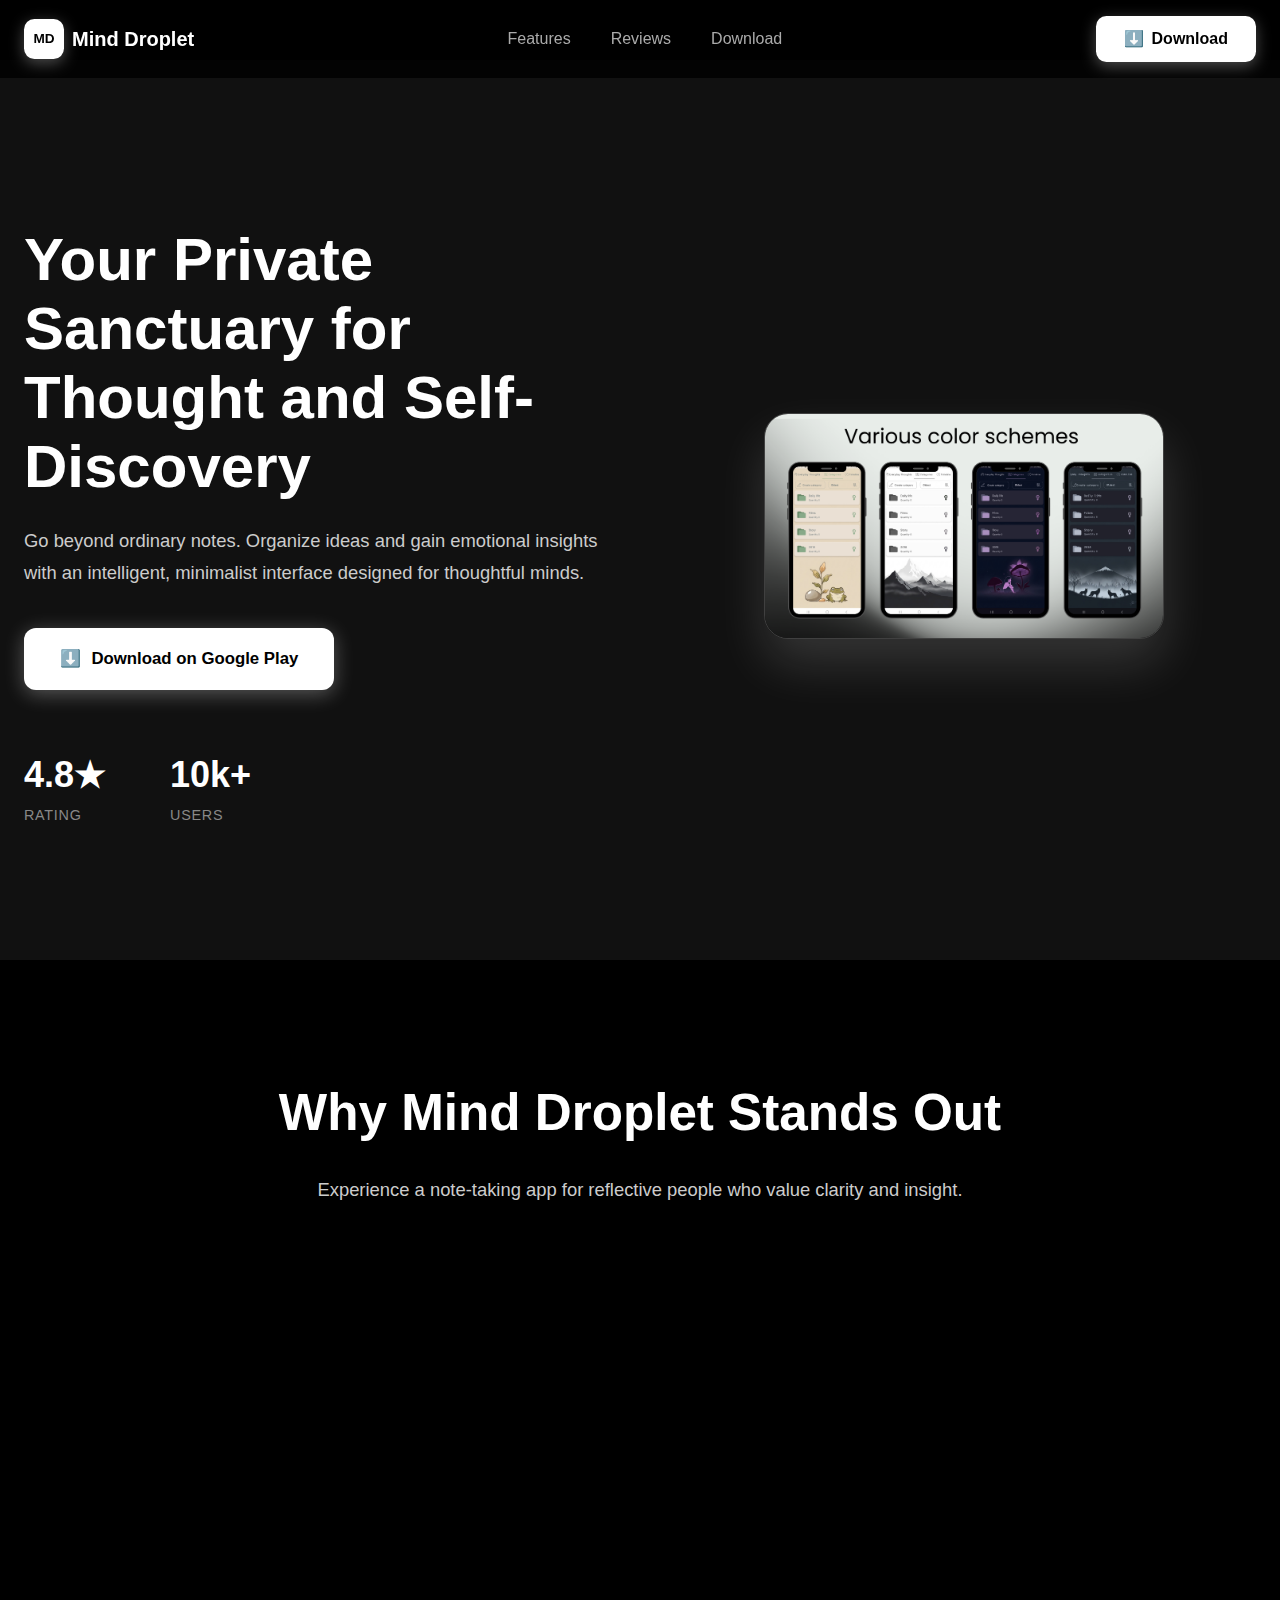
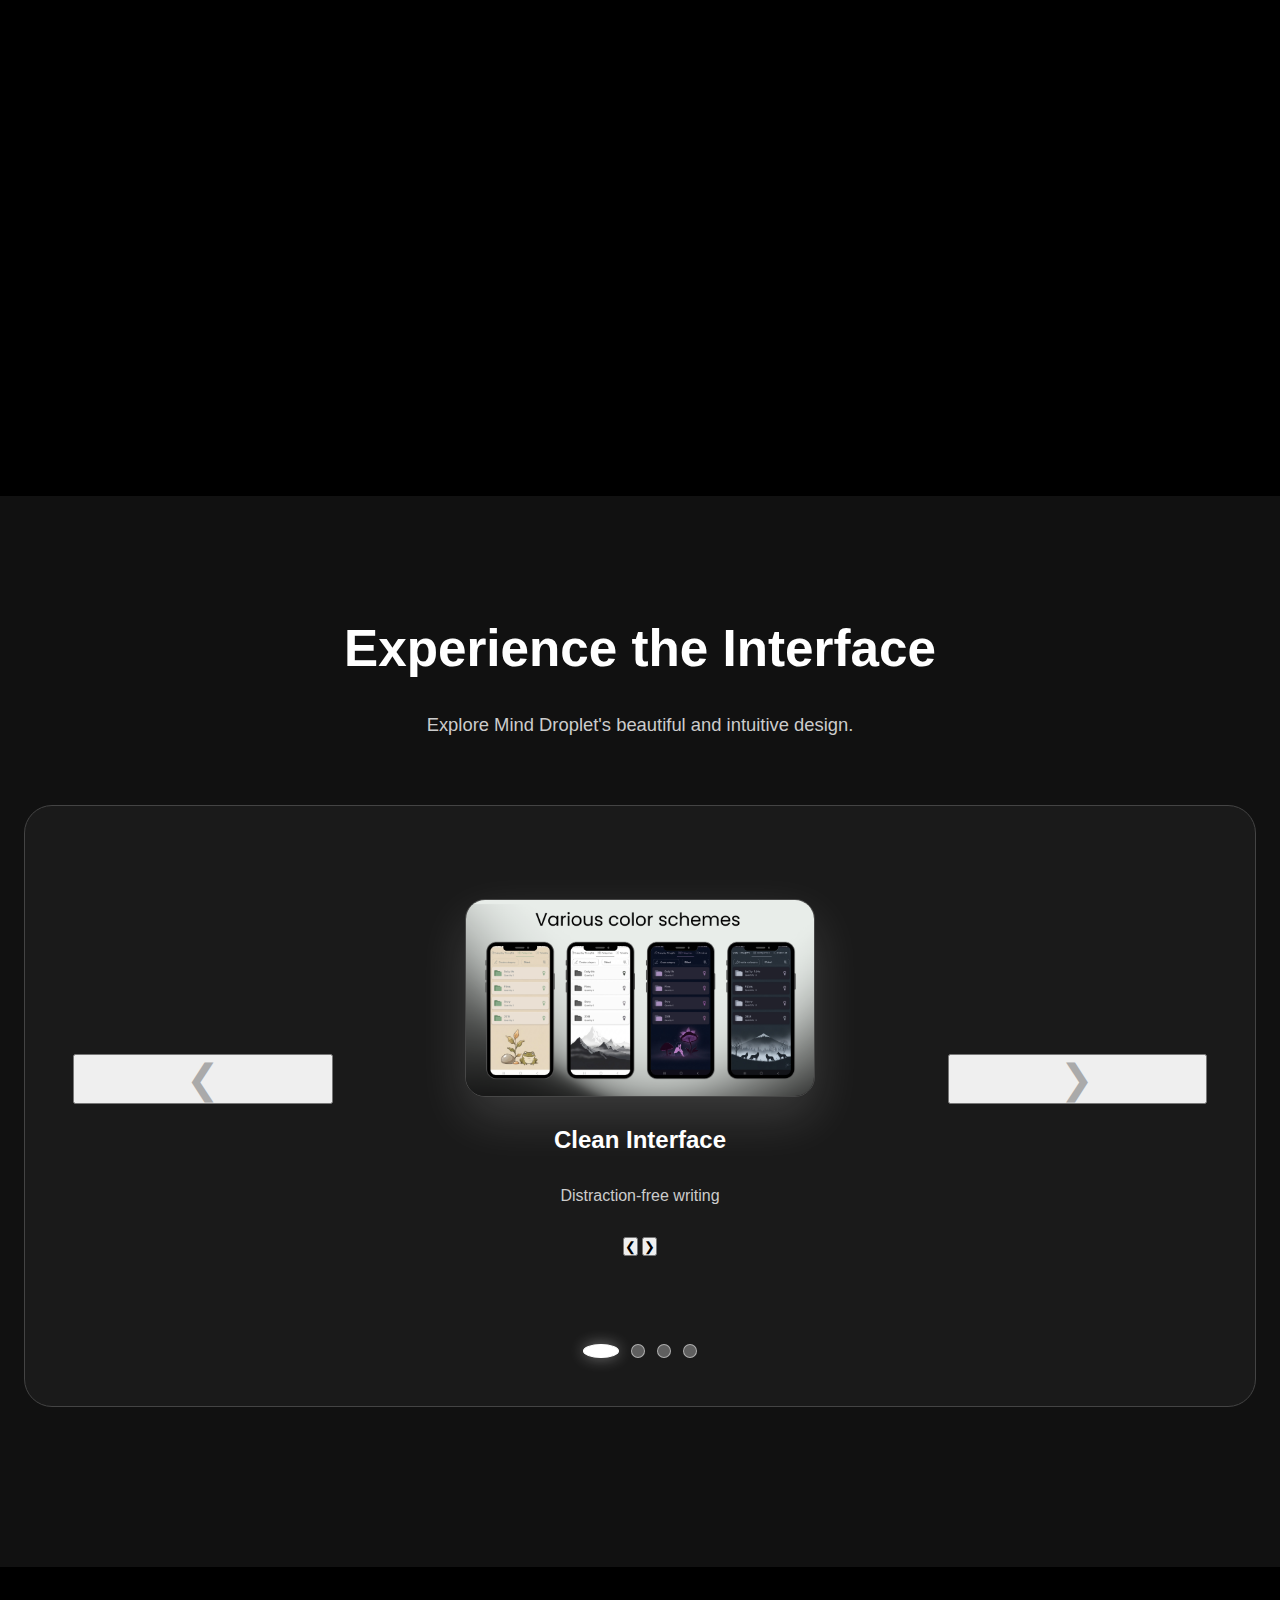
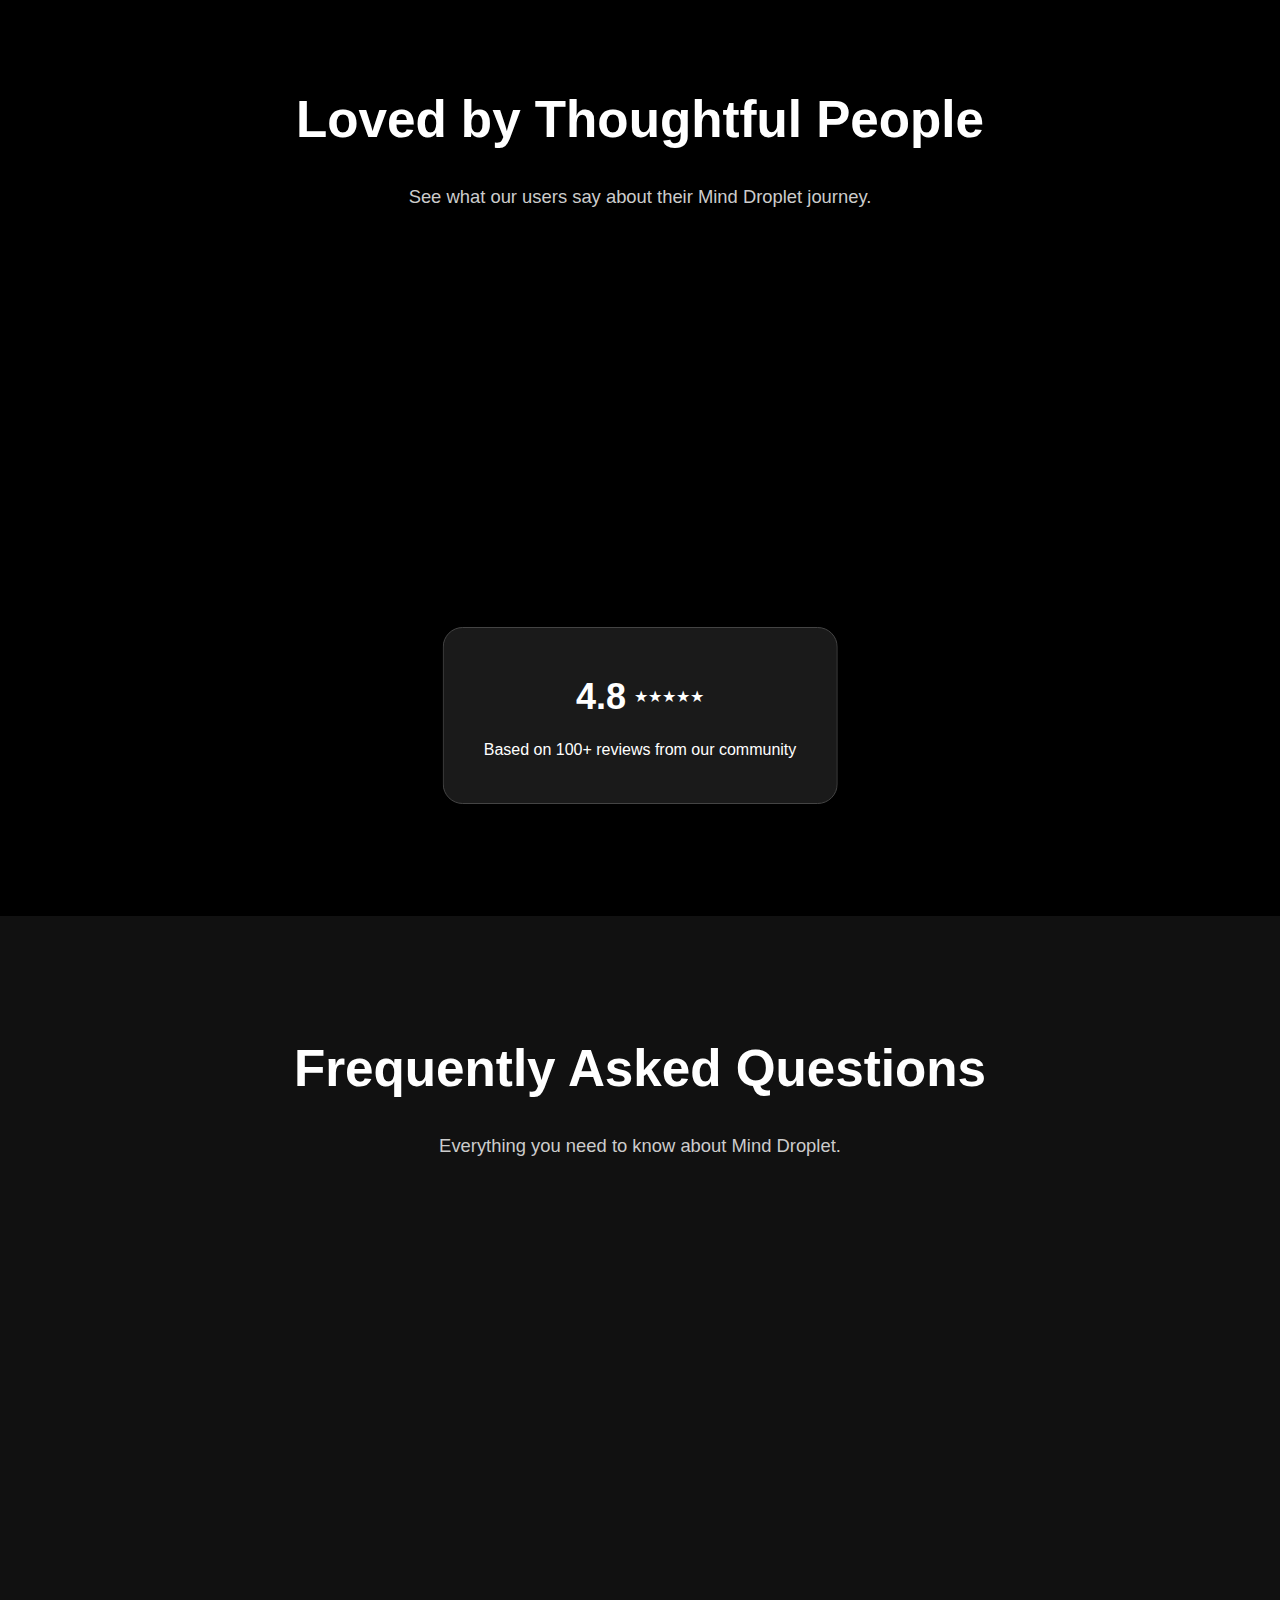
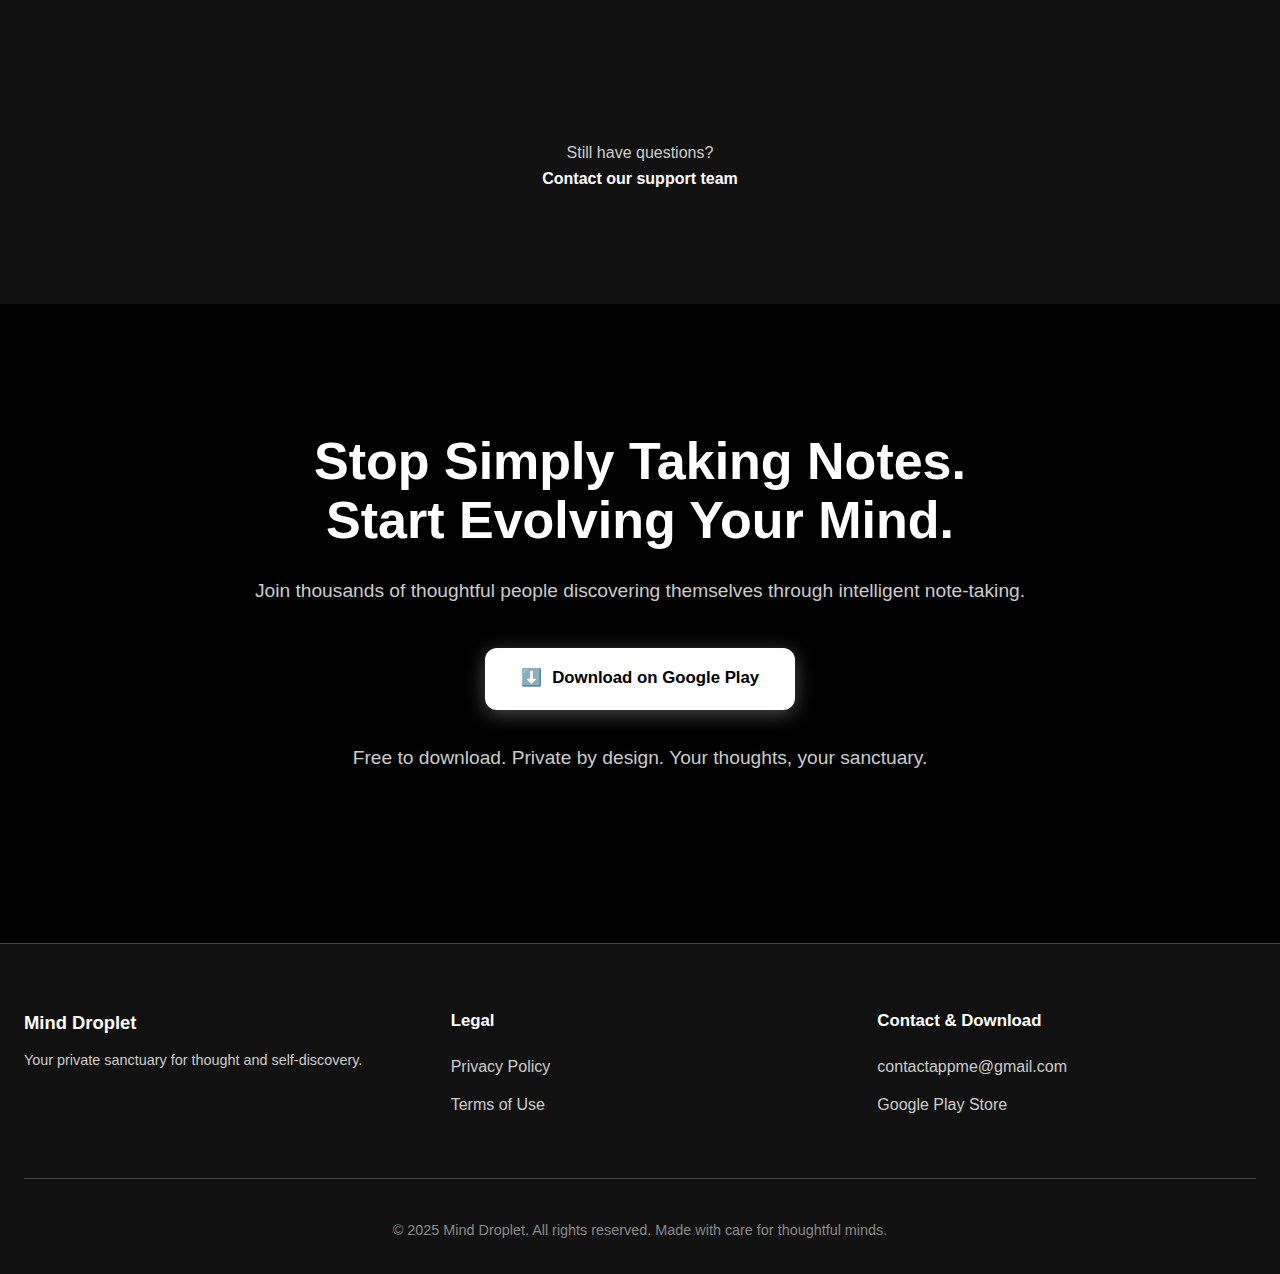
<file: notepad.html>
<!DOCTYPE html>
<html lang="en">
<head>
    <meta charset="UTF-8">
    <meta name="viewport" content="width=device-width, initial-scale=1.0">
    
    <title>Mind Droplet - Private Sanctuary for Thought & Self-Discovery | AI-Powered Notes</title>
    <meta name="description" content="Mind Droplet is your private sanctuary for thoughts and self-discovery. Organize ideas with intelligent AI-powered insights using a minimalist, distraction-free interface.">
    <meta name="keywords" content="note-taking app, journaling, private notes, AI insights, emotional intelligence, thought organization, productivity app, Android notes app">
    <meta name="author" content="Mind Droplet">
    <meta name="theme-color" content="#000000">
    
    <meta property="og:title" content="Mind Droplet - Your Private Sanctuary for Thoughts">
    <meta property="og:description" content="Go beyond ordinary notes. Organize ideas and gain emotional insights with an intelligent, minimalist interface.">
    <meta property="og:type" content="website">
    <meta property="og:url" content="https://minddroplet.app">
    <meta property="og:image" content="https://public.youware.com/users-website-assets/prod/e8749cd4-b5ce-4370-a026-bb8f6e7d757e/1e3b937cbd7f41e68bda28532d37fa9d.jpg">
    
    <meta name="twitter:card" content="summary_large_image">
    <meta name="twitter:title" content="Mind Droplet - Private Sanctuary for Thought & Self-Discovery">
    <meta name="twitter:description" content="Organize ideas and gain emotional insights with our AI-powered note-taking app.">
    <meta name="twitter:image" content="https://public.youware.com/users-website-assets/prod/e8749cd4-b5ce-4370-a026-bb8f6e7d757e/1e3b937cbd7f41e68bda28532d37fa9d.jpg">
    
    <link rel="icon" type="image/svg+xml" href="data:image/svg+xml,<svg xmlns='http://www.w3.org/2000/svg' viewBox='0 0 100 100'><rect fill='%23ffffff' width='100' height='100' rx='20'/><text x='50' y='70' font-size='60' font-weight='bold' fill='%23000000' text-anchor='middle'>MD</text></svg>">
    
    <script type="application/ld+json">
    {
        "@context": "https://schema.org/",
        "@type": "SoftwareApplication",
        "name": "Mind Droplet",
        "description": "Private sanctuary for thoughts and self-discovery with AI-powered insights",
        "url": "https://minddroplet.app",
        "applicationCategory": "Productivity",
        "operatingSystem": "Android",
        "offers": {
            "@type": "Offer",
            "price": "0",
            "priceCurrency": "USD"
        },
        "aggregateRating": {
            "@type": "AggregateRating",
            "ratingValue": "4.8",
            "ratingCount": "100"
        }
    }
    </script>
    
    <style>
        * {
            margin: 0;
            padding: 0;
            box-sizing: border-box;
        }

        html {
            scroll-behavior: smooth;
        }

        body {
            font-family: -apple-system, BlinkMacSystemFont, 'Segoe UI', 'Roboto', 'Oxygen', 'Ubuntu', 'Cantarell', 'Fira Sans', 'Droid Sans', 'Helvetica Neue', sans-serif;
            /* Fundo preto sólido */
            background: #000000;
            color: #ffffff;
            line-height: 1.6;
            overflow-x: hidden;
            min-height: 100vh;
        }

        .scroll-progress {
            position: fixed;
            top: 0;
            left: 0;
            height: 3px;
            /* Barra de progresso branca */
            background: #ffffff;
            width: 0%;
            z-index: 1000;
            /* Sombra branca */
            box-shadow: 0 0 20px rgba(255, 255, 255, 0.5);
        }

        header {
            position: fixed;
            top: 0;
            width: 100%;
            z-index: 999;
            padding: 1rem 1.5rem;
            transition: all 0.3s ease;
            /* Fundo preto translúcido */
            background: rgba(0, 0, 0, 0.8);
        }

        header.scrolled {
            /* Fundo preto mais opaco */
            background: rgba(0, 0, 0, 0.95);
            backdrop-filter: blur(15px);
            box-shadow: 0 2px 8px rgba(0, 0, 0, 0.4);
        }

        .header-container {
            max-width: 1400px;
            margin: 0 auto;
            display: flex;
            justify-content: space-between;
            align-items: center;
            width: 100%;
            gap: 1.5rem;
        }

        .logo {
            display: flex;
            align-items: center;
            gap: 0.5rem;
            font-size: 1.25rem;
            font-weight: 700;
            cursor: pointer;
            transition: all 0.3s;
            text-decoration: none;
            color: white;
        }

        .logo:hover {
            transform: scale(1.05);
        }

        .logo-icon {
            width: 2.5rem;
            height: 2.5rem;
            /* Fundo do ícone branco */
            background: #ffffff;
            /* Texto do ícone preto */
            color: #000000;
            border-radius: 0.65rem;
            display: flex;
            align-items: center;
            justify-content: center;
            font-size: 0.85rem;
            font-weight: 800;
            /* Sombra branca */
            box-shadow: 0 4px 15px rgba(255, 255, 255, 0.3);
        }

        nav {
            display: flex;
            gap: 2.5rem;
        }

        nav a {
            /* Link cinza */
            color: #aaaaaa;
            text-decoration: none;
            transition: all 0.3s;
            font-weight: 500;
            position: relative;
            padding: 0.5rem 0;
            display: inline-block;
        }

        nav a:hover {
            /* Link branco no hover */
            color: #ffffff;
        }

        nav a::after {
            content: '';
            position: absolute;
            bottom: 0;
            left: 0;
            width: 0;
            height: 2px;
            /* Linha branca */
            background: #ffffff;
            transition: width 0.3s ease;
        }

        nav a:hover::after {
            width: 100%;
        }

        .cta-button {
            display: inline-flex;
            align-items: center;
            gap: 0.5rem;
            padding: 0.65rem 1.75rem;
            /* Botão branco */
            background: #ffffff;
            /* Texto preto */
            color: #000000;
            border: none;
            border-radius: 0.65rem;
            font-weight: 700;
            cursor: pointer;
            transition: all 0.3s;
            text-decoration: none;
            /* Sombra branca */
            box-shadow: 0 4px 15px rgba(255, 255, 255, 0.3);
        }

        .cta-button:hover {
            transform: translateY(-2px);
            /* Sombra branca */
            box-shadow: 0 6px 25px rgba(255, 255, 255, 0.4);
        }

        .menu-toggle {
            display: none;
            background: none;
            border: none;
            color: white;
            font-size: 1.5rem;
            cursor: pointer;
            padding: 0.5rem;
            transition: all 0.3s ease;
        }

        .menu-toggle:hover {
            transform: scale(1.1);
            color: #ffffff; /* Hover branco */
        }

        .mobile-menu {
            display: none !important;
        }

        @media (max-width: 768px) {
            nav { display: none; }
            .cta-button { display: none; }
            .menu-toggle { display: block !important; }
            .mobile-menu {
                position: fixed;
                top: 60px;
                left: 0;
                right: 0;
                /* Fundo cinza escuro translúcido */
                background: rgba(10, 10, 10, 0.95);
                padding: 1rem;
                display: none !important;
                flex-direction: column;
                gap: 1rem;
                z-index: 998;
                backdrop-filter: blur(10px);
            }
            .mobile-menu.active { 
                display: flex !important; 
                animation: slideDown 0.3s ease-out;
            }
            .mobile-menu a { 
                padding: 0.75rem; 
                width: 100%; 
                text-align: center;
                /* Link cinza */
                color: #aaaaaa;
                text-decoration: none;
                transition: all 0.3s;
            }
            .mobile-menu a:hover {
                /* Hover branco */
                color: #ffffff;
                /* Fundo cinza claro translúcido */
                background: rgba(255, 255, 255, 0.1);
                border-radius: 0.5rem;
            }
        }

        @keyframes slideDown {
            from { 
                opacity: 0; 
                transform: translateY(-10px); 
            }
            to { 
                opacity: 1; 
                transform: translateY(0); 
            }
        }

        .hero {
            min-height: 100vh;
            display: flex;
            align-items: center;
            justify-content: center;
            padding: 7rem 1.5rem 5rem;
            /* Fundo cinza bem escuro (quase preto) */
            background: #111111;
            margin-top: 60px;
        }

        .hero-container {
            max-width: 1400px;
            display: grid;
            grid-template-columns: 1fr 1fr;
            gap: 4rem;
            align-items: center;
            width: 100%;
        }

        .hero-content h1 {
            font-size: clamp(2.5rem, 6vw, 3.75rem);
            font-weight: 800;
            margin-bottom: 1.5rem;
            line-height: 1.15;
            animation: slideInLeft 0.8s ease-out;
            -webkit-background-clip: text;
            background-clip: text;
        }

        .hero-content p {
            font-size: 1.15rem;
            /* Texto cinza claro */
            color: #cccccc;
            margin-bottom: 2.5rem;
            animation: slideInLeft 0.8s ease-out 0.2s backwards;
            line-height: 1.7;
        }

        .btn-primary {
            display: inline-flex;
            align-items: center;
            gap: 0.65rem;
            padding: 1.1rem 2.25rem;
            /* Botão branco */
            background: #ffffff;
            /* Texto preto */
            color: #000000;
            border: none;
            border-radius: 0.75rem;
            font-weight: 700;
            cursor: pointer;
            transition: all 0.3s;
            text-decoration: none;
            font-size: 1.05rem;
            /* Sombra branca */
            box-shadow: 0 4px 20px rgba(255, 255, 255, 0.3);
        }

        .btn-primary:hover {
            transform: translateY(-3px);
            /* Sombra branca */
            box-shadow: 0 6px 30px rgba(255, 255, 255, 0.4);
        }

        .hero-stats {
            display: flex;
            gap: 4rem;
            margin-top: 3.5rem;
            animation: slideInLeft 0.8s ease-out 0.6s backwards;
        }

        .stat-number {
            font-size: 2.25rem;
            font-weight: 800;
            /* Número branco */
            color: #ffffff;
        }

        .stat-label {
            /* Label cinza */
            color: #888888;
            font-size: 0.9rem;
            font-weight: 500;
            text-transform: uppercase;
            letter-spacing: 0.05em;
        }

        .hero-image {
            display: flex;
            justify-content: center;
            animation: slideInRight 0.8s ease-out 0.3s backwards;
        }

        .hero-image img {
            max-width: 100%;
            height: auto;
            border-radius: 1.5rem;
            /* Sombra branca sutil */
            box-shadow: 0 25px 50px rgba(255, 255, 255, 0.15);
            transition: all 0.4s;
            /* Borda branca sutil */
            border: 1px solid rgba(255, 255, 255, 0.2);
        }

        .hero-image img:hover {
            transform: scale(1.03) translateY(-8px);
            /* Sombra branca sutil */
            box-shadow: 0 35px 70px rgba(255, 255, 255, 0.25);
        }

        @media (max-width: 768px) {
            .hero {
                padding: 6rem 1rem 3rem;
                margin-top: 80px;
            }
            .hero-container {
                grid-template-columns: 1fr;
                gap: 2.5rem;
            }
            .hero-stats {
                flex-direction: column;
                gap: 1.5rem;
            }
        }

        .features {
            padding: 7rem 1.5rem;
            /* Fundo preto */
            background: #000000;
        }

        .section-header {
            text-align: center;
            margin-bottom: 4rem;
            max-width: 800px;
            margin-left: auto;
            margin-right: auto;
        }

        .section-header h2 {
            font-size: clamp(2rem, 4vw, 3.25rem);
            font-weight: 800;
            margin-bottom: 1.25rem;
            animation: fadeInUp 0.8s ease-out;
            -webkit-background-clip: text;
            background-clip: text;
        }

        .section-header p {
            font-size: 1.15rem;
            /* Texto cinza claro */
            color: #cccccc;
            animation: fadeInUp 0.8s ease-out 0.2s backwards;
            line-height: 1.7;
        }

        .features-container {
            max-width: 1400px;
            margin: 0 auto;
            display: grid;
            grid-template-columns: repeat(auto-fit, minmax(280px, 1fr));
            gap: 2.5rem;
        }

        .feature-card {
            /* Fundo cinza escuro */
            background: #1a1a1a;
            /* Borda cinza */
            border: 1px solid #444444;
            padding: 2.5rem;
            border-radius: 1.25rem;
            transition: all 0.4s;
            animation: fadeInUp 0.6s ease-out forwards;
            opacity: 0;
            backdrop-filter: blur(10px);
        }

        .feature-card:nth-child(1) { animation-delay: 0.1s; }
        .feature-card:nth-child(2) { animation-delay: 0.2s; }
        .feature-card:nth-child(3) { animation-delay: 0.3s; }
        .feature-card:nth-child(4) { animation-delay: 0.4s; }

        .feature-card:hover {
            /* Fundo cinza escuro (hover) */
            background: #222222;
            /* Sombra branca sutil */
            box-shadow: 0 15px 40px rgba(255, 255, 255, 0.1);
            transform: translateY(-8px);
            /* Borda cinza clara */
            border-color: #666666;
        }

        .feature-icon {
            width: 4.5rem;
            height: 4.5rem;
            /* Fundo branco */
            background: #ffffff;
            /* Texto preto */
            color: #000000;
            border-radius: 1rem;
            display: flex;
            align-items: center;
            justify-content: center;
            margin-bottom: 1.75rem;
            font-size: 1.75rem;
            transition: transform 0.4s;
            /* Sombra branca */
            box-shadow: 0 4px 15px rgba(255, 255, 255, 0.3);
        }

        .feature-card:hover .feature-icon {
            transform: scale(1.15) rotate(5deg);
        }

        .feature-card h3 {
            font-size: 1.5rem;
            font-weight: 700;
            margin-bottom: 1rem;
            color: white;
        }

        .feature-card p {
            /* Texto cinza claro */
            color: #cccccc;
            line-height: 1.7;
        }

        .screenshots {
            padding: 7rem 1.5rem;
            /* Fundo cinza bem escuro */
            background: #111111;
        }

        .carousel-container {
            max-width: 1400px;
            margin: 0 auto;
            /* Fundo cinza escuro */
            background: #1a1a1a;
            /* Borda cinza */
            border: 1px solid #444444;
            border-radius: 1.75rem;
            padding: 3rem;
            margin-bottom: 3rem;
            animation: fadeInUp 0.8s ease-out;
            backdrop-filter: blur(10px);
        }

        .carousel-display {
            display: grid;
            grid-template-columns: 1fr 2fr 1fr;
            gap: 3rem;
            align-items: center;
            min-height: 450px;
        }

        .carousel-nav {
            display: flex;
            justify-content: center;
            cursor: pointer;
            /* Navegação cinza */
            color: #aaaaaa;
            font-size: 2.5rem;
            transition: all 0.3s;
            user-select: none;
        }

        .carousel-nav:hover {
            /* Navegação branca (hover) */
            color: #ffffff;
            transform: scale(1.15);
        }

        .carousel-main {
            display: flex;
            flex-direction: column;
            align-items: center;
            gap: 1.5rem;
            text-align: center;
        }

        .carousel-image {
            width: 100%;
            max-width: 350px;
            height: auto;
            border-radius: 1.25rem;
            /* Sombra branca sutil */
            box-shadow: 0 20px 50px rgba(255, 255, 255, 0.15);
            /* Borda branca sutil */
            border: 1px solid rgba(255, 255, 255, 0.2);
            transition: all 0.4s;
        }

        .carousel-image:hover {
            transform: scale(1.02);
        }

        .carousel-title {
            font-size: 1.5rem;
            font-weight: 700;
            color: white;
        }

        .carousel-description {
            /* Texto cinza claro */
            color: #cccccc;
        }

        .carousel-dots {
            display: flex;
            justify-content: center;
            gap: 0.75rem;
            margin-top: 2.5rem;
            flex-wrap: wrap;
        }

        .dot {
            width: 0.875rem;
            height: 0.875rem;
            border-radius: 50%;
            /* Ponto cinza translúcido */
            background: rgba(255, 255, 255, 0.3);
            border: 1px solid rgba(255, 255, 255, 0.5);
            cursor: pointer;
            transition: all 0.3s;
        }

        .dot.active {
            /* Ponto ativo branco */
            background: #ffffff;
            width: 2.25rem;
            border-color: #ffffff;
            /* Sombra branca */
            box-shadow: 0 0 15px rgba(255, 255, 255, 0.4);
        }

        .testimonials {
            padding: 7rem 1.5rem;
            /* Fundo preto */
            background: #000000;
        }

        .testimonials-grid {
            max-width: 1400px;
            margin: 0 auto;
            display: grid;
            grid-template-columns: repeat(auto-fit, minmax(320px, 1fr));
            gap: 2.5rem;
        }

        .testimonial-card {
            /* Fundo cinza escuro */
            background: #1a1a1a;
            /* Borda cinza */
            border: 1px solid #444444;
            padding: 2.5rem;
            border-radius: 1.25rem;
            transition: all 0.4s;
            animation: fadeInUp 0.6s ease-out forwards;
            opacity: 0;
            backdrop-filter: blur(10px);
        }

        .testimonial-card:nth-child(1) { animation-delay: 0.1s; }
        .testimonial-card:nth-child(2) { animation-delay: 0.2s; }
        .testimonial-card:nth-child(3) { animation-delay: 0.3s; }

        .testimonial-card:hover {
            /* Fundo cinza escuro (hover) */
            background: #222222;
            /* Sombra branca sutil */
            box-shadow: 0 15px 40px rgba(255, 255, 255, 0.1);
            transform: translateY(-8px);
            /* Borda cinza clara */
            border-color: #666666;
        }

        /* Estrela branca */
        .star { font-size: 1.25rem; color: #ffffff; }
        .testimonial-text { color: #e2e8f0; margin-bottom: 1.5rem; font-style: italic; }
        .author-avatar {
            width: 3.5rem;
            height: 3.5rem;
            /* Fundo branco */
            background: #ffffff;
            /* Texto preto */
            color: #000000;
            border-radius: 50%;
            display: flex;
            align-items: center;
            justify-content: center;
            font-weight: 700;
            font-size: 0.95rem;
            /* Sombra branca */
            box-shadow: 0 4px 15px rgba(255, 255, 255, 0.3);
        }

        .author-info h4 { color: white; font-weight: 700; }
        .author-info p { 
            /* Texto cinza */
            color: #888888; 
            font-size: 0.875rem; 
            font-weight: 500; 
        }

        .rating-summary {
            text-align: center;
            margin-top: 4rem;
            padding: 2.5rem;
            /* Fundo cinza escuro */
            background: #1a1a1a;
            /* Borda cinza */
            border: 1px solid #444444;
            border-radius: 1.25rem;
            display: inline-block;
            margin-left: 50%;
            transform: translateX(-50%);
            backdrop-filter: blur(10px);
        }

        .rating-number {
            font-size: 2.25rem;
            font-weight: 800;
            /* Número branco */
            color: #ffffff;
        }

        .faq {
            padding: 7rem 1.5rem;
            /* Fundo cinza bem escuro */
            background: #111111;
        }

        .faq-container {
            max-width: 900px;
            margin: 0 auto;
        }

        .faq-item {
            /* Borda cinza */
            border: 1px solid #444444;
            border-radius: 1rem;
            margin-bottom: 1.25rem;
            overflow: hidden;
            animation: fadeInUp 0.6s ease-out forwards;
            opacity: 0;
            /* Fundo cinza escuro */
            background: #1a1a1a;
        }

        .faq-item:nth-child(1) { animation-delay: 0.1s; }
        .faq-item:nth-child(2) { animation-delay: 0.2s; }
        .faq-item:nth-child(3) { animation-delay: 0.3s; }
        .faq-item:nth-child(4) { animation-delay: 0.4s; }

        .faq-question {
            background: transparent;
            padding: 1.75rem;
            cursor: pointer;
            display: flex;
            justify-content: space-between;
            align-items: center;
            transition: all 0.3s;
            border: none;
            width: 100%;
            text-align: left;
        }

        .faq-question:hover { 
            /* Fundo branco sutil (hover) */
            background: rgba(255, 255, 255, 0.05);
        }

        .faq-question h3 { 
            color: white; 
            font-size: 1.15rem; 
            font-weight: 700;
        }

        .faq-arrow { 
            /* Seta branca */
            color: #ffffff; 
            font-size: 1.25rem; 
            transition: transform 0.3s;
        }

        .faq-question.active .faq-arrow { 
            transform: rotate(180deg); 
        }

        .faq-answer {
            background: transparent;
            padding: 0 1.75rem 1.75rem;
            /* Texto cinza claro */
            color: #cccccc;
            /* Borda cinza */
            border-top: 1px solid #333333;
            display: none;
            line-height: 1.7;
        }

        .faq-answer.active { 
            display: block; 
        }

        .faq-contact { 
            text-align: center; 
            margin-top: 3rem; 
            /* Texto cinza claro */
            color: #cccccc; 
        }

        .faq-contact a { 
            /* Link branco */
            color: #ffffff; 
            text-decoration: none; 
            font-weight: 700;
            transition: all 0.3s;
        }

        .faq-contact a:hover { 
            /* Link cinza (hover) */
            color: #bbbbbb;
            text-decoration: underline;
        }

        .cta-section {
            padding: 8rem 1.5rem;
            /* Fundo preto */
            background: #000000;
            text-align: center;
        }

        .cta-container {
            max-width: 900px;
            margin: 0 auto;
        }

        .cta-section h2 {
            font-size: clamp(2rem, 5vw, 3.25rem);
            font-weight: 800;
            line-height: 1.15;
            margin-bottom: 1.5rem;
            animation: fadeInUp 0.8s ease-out;
            -webkit-background-clip: text;
            background-clip: text;
        }

        .cta-section p {
            font-size: 1.2rem;
            /* Texto cinza claro */
            color: #cccccc;
            margin-bottom: 2.5rem;
            animation: fadeInUp 0.8s ease-out 0.2s backwards;
            line-height: 1.7;
        }

        .cta-subtitle {
            /* Texto cinza */
            color: #888888;
            margin-top: 2rem;
            font-size: 0.95rem;
            animation: fadeInUp 0.8s ease-out 0.4s backwards;
            font-weight: 500;
        }

        footer {
            /* Fundo cinza bem escuro */
            background: #111111;
            /* Borda cinza */
            border-top: 1px solid #444444;
            padding: 4rem 1.5rem 2rem;
            /* Texto cinza claro */
            color: #cccccc;
        }

        .footer-container {
            max-width: 1400px;
            margin: 0 auto;
        }

        .footer-grid {
            display: grid;
            grid-template-columns: repeat(auto-fit, minmax(280px, 1fr));
            gap: 3rem;
            margin-bottom: 3rem;
        }

        .footer-section h4 { 
            color: white; 
            font-weight: 700; 
            margin-bottom: 1.25rem;
            font-size: 1.05rem;
        }

        .footer-section a { 
            display: block; 
            /* Link cinza claro */
            color: #cccccc; 
            text-decoration: none; 
            margin-bottom: 0.75rem;
            transition: all 0.3s;
        }

        .footer-section a:hover { 
            /* Link branco (hover) */
            color: #ffffff;
            transform: translateX(4px);
        }

        .footer-divider { 
            /* Borda cinza */
            border-top: 1px solid #444444; 
            margin: 2.5rem 0;
        }

        .footer-bottom { 
            text-align: center; 
            /* Texto cinza */
            color: #888888; 
            font-size: 0.9rem;
        }

        @keyframes slideInLeft {
            from { opacity: 0; transform: translateX(-50px); }
            to { opacity: 1; transform: translateX(0); }
        }

        @keyframes slideInRight {
            from { opacity: 0; transform: translateX(50px); }
            to { opacity: 1; transform: translateX(0); }
        }

        @keyframes fadeInUp {
            from { opacity: 0; transform: translateY(20px); }
            to { opacity: 1; transform: translateY(0); }
        }

        @keyframes fadeIn {
            from { opacity: 0; }
            to { opacity: 1; }
        }

        @media (max-width: 768px) {
            .carousel-display {
                grid-template-columns: 1fr;
                gap: 1.5rem;
                min-height: auto;
            }
            .carousel-nav { display: none; }
            .carousel-container { padding: 2rem 1rem; }
            .carousel-controls {
                display: flex;
                gap: 1rem;
                justify-content: center;
                margin-top: 1.5rem;
            }
            .carousel-controls button {
                width: 2.75rem;
                height: 2.75rem;
                border-radius: 50%;
                /* Fundo cinza translúcido */
                background: rgba(255, 255, 255, 0.2);
                color: white;
                /* Borda cinza */
                border: 1px solid rgba(255, 255, 255, 0.4);
                cursor: pointer;
                font-size: 1.25rem;
                transition: all 0.3s;
            }
            .carousel-controls button:hover {
                /* Botão branco (hover) */
                background: #ffffff;
                /* Texto preto (hover) */
                color: #000000;
            }
        }
    </style>
</head>
<body>
    <div class="scroll-progress" id="scrollProgress"></div>

    <header id="header">
        <div class="header-container">
            <a href="#home" class="logo">
                <div class="logo-icon">MD</div>
                <span>Mind Droplet</span>
            </a>
            <nav id="nav">
                <a href="#features">Features</a>
                <a href="#reviews">Reviews</a>
                <a href="https://play.google.com/store/apps/details?id=a.b.minddroplet" target="_blank" rel="noopener noreferrer">Download</a>
            </nav>
            <a href="https://play.google.com/store/apps/details?id=a.b.minddroplet" target="_blank" rel="noopener noreferrer" class="cta-button">
                <span>⬇️</span> Download
            </a>
            <button class="menu-toggle" id="menuToggle" aria-label="Toggle Menu">☰</button>
        </div>
        <div class="mobile-menu" id="mobileMenu">
            <a href="#features">Features</a>
            <a href="#reviews">Reviews</a>
            <a href="https://play.google.com/store/apps/details?id=a.b.minddroplet" target="_blank" rel="noopener noreferrer">Download</a>
        </div>
    </header>

    <section class="hero" id="home">
        <div class="hero-container">
            <div class="hero-content">
                <h1>Your Private Sanctuary for Thought and Self-Discovery</h1>
                <p>Go beyond ordinary notes. Organize ideas and gain emotional insights with an intelligent, minimalist interface designed for thoughtful minds.</p>
                <a href="https://play.google.com/store/apps/details?id=a.b.minddroplet" target="_blank" rel="noopener noreferrer" class="btn-primary">
                    <span>⬇️</span> Download on Google Play
                </a>
                <div class="hero-stats">
                    <div><div class="stat-number">4.8★</div><div class="stat-label">Rating</div></div>
                    <div><div class="stat-number">10k+</div><div class="stat-label">Users</div></div>
                </div>
            </div>
            <div class="hero-image">
                <img src="./image01.png" alt="Mind Droplet App Interface - Private Notes Application" loading="lazy" width="400" height="500">
            </div>
        </div>
    </section>

    <section class="features" id="features">
        <div class="section-header">
            <h2>Why Mind Droplet Stands Out</h2>
            <p>Experience a note-taking app for reflective people who value clarity and insight.</p>
        </div>
        <div class="features-container">
            <article class="feature-card">
                <div class="feature-icon">⚡</div>
                <h3>Distraction-Free Focus</h3>
                <p>Clean interface with Markdown support for complete formatting control. Write without interruption.</p>
            </article>
            <article class="feature-card">
                <div class="feature-icon">🧠</div>
                <h3>Intelligent Organization</h3>
                <p>Thought Timeline and Personalized Categories for better structure and easy retrieval of ideas.</p>
            </article>
            <article class="feature-card">
                <div class="feature-icon">📊</div>
                <h3>Data-Driven Self-Awareness</h3>
                <p>Writing Analysis and visual reports reveal emotional patterns and help you understand yourself better.</p>
            </article>
            <article class="feature-card">
                <div class="feature-icon">✨</div>
                <h3>Writing Refinement</h3>
                <p>Intelligent Correction for polished, clear notes. Enhance your writing quality automatically.</p>
            </article>
        </div>
    </section>

    <section class="screenshots">
        <div class="section-header">
            <h2>Experience the Interface</h2>
            <p>Explore Mind Droplet's beautiful and intuitive design.</p>
        </div>
        <div class="carousel-container">
            <div class="carousel-display">
                <button class="carousel-nav" onclick="previousSlide()" aria-label="Previous Screenshot">❮</button>
                <div class="carousel-main">
                    <img id="carouselImage" src="./image01.png" alt="Mind Droplet clean interface screenshot" class="carousel-image" loading="lazy">
                    <h3 class="carousel-title" id="carouselTitle">Clean Interface</h3>
                    <p class="carousel-description" id="carouselDesc">Distraction-free writing</p>
                    <div class="carousel-controls">
                        <button onclick="previousSlide()" aria-label="Previous">❮</button>
                        <button onclick="nextSlide()" aria-label="Next">❯</button>
                    </div>
                </div>
                <button class="carousel-nav" onclick="nextSlide()" aria-label="Next Screenshot">❯</button>
            </div>
            <div class="carousel-dots">
                <button class="dot active" onclick="goToSlide(0)" aria-label="Screenshot 1"></button>
                <button class="dot" onclick="goToSlide(1)" aria-label="Screenshot 2"></button>
                <button class="dot" onclick="goToSlide(2)" aria-label="Screenshot 3"></button>
                <button class="dot" onclick="goToSlide(3)" aria-label="Screenshot 4"></button>
            </div>
        </div>
    </section>

    <section class="testimonials" id="reviews">
        <div class="section-header">
            <h2>Loved by Thoughtful People</h2>
            <p>See what our users say about their Mind Droplet journey.</p>
        </div>
        <div class="testimonials-grid">
            <article class="testimonial-card">
                <div style="margin-bottom: 1rem;"><span class="star">★★★★★</span></div>
                <p class="testimonial-text">"Mind Droplet transformed how I track my emotional journey. The insights are incredibly accurate and helpful."</p>
                <div style="display: flex; gap: 0.75rem; align-items: center;">
                    <div class="author-avatar">SM</div>
                    <div class="author-info">
                        <h4>Sarah Mitchell</h4>
                        <p>Writer & Therapist</p>
                    </div>
                </div>
            </article>
            <article class="testimonial-card">
                <div style="margin-bottom: 1rem;"><span class="star">★★★★★</span></div>
                <p class="testimonial-text">"The minimalist design perfectly complements my thoughts. I write more clearly with this app than any other."</p>
                <div style="display: flex; gap: 0.75rem; align-items: center;">
                    <div class="author-avatar">JC</div>
                    <div class="author-info">
                        <h4>James Chen</h4>
                        <p>Product Designer</p>
                    </div>
                </div>
            </article>
            <article class="testimonial-card">
                <div style="margin-bottom: 1rem;"><span class="star">★★★★★</span></div>
                <p class="testimonial-text">"My mental clarity improved dramatically. The timeline feature helps me see patterns I never noticed before."</p>
                <div style="display: flex; gap: 0.75rem; align-items: center;">
                    <div class="author-avatar">ED</div>
                    <div class="author-info">
                        <h4>Emma Davis</h4>
                        <p>Student</p>
                    </div>
                </div>
            </article>
        </div>
        <div class="rating-summary">
            <div style="display: flex; align-items: center; justify-content: center; gap: 0.5rem; margin-bottom: 0.75rem;">
                <span class="rating-number">4.8</span>
                <span style="color: #ffffff;">★★★★★</span>
            </div>
            <p>Based on 100+ reviews from our community</p>
        </div>
    </section>

    <section class="faq">
        <div class="section-header">
            <h2>Frequently Asked Questions</h2>
            <p>Everything you need to know about Mind Droplet.</p>
        </div>
        <div class="faq-container">
            <div class="faq-item">
                <button class="faq-question active" onclick="toggleFAQ(0)">
                    <h3>Is Mind Droplet truly private?</h3>
                    <span class="faq-arrow">▼</span>
                </button>
                <div class="faq-answer active">
                    Yes. Your thoughts are completely private and encrypted. We never store data without your consent. All your notes remain on your device by default, giving you complete control.
                </div>
            </div>
            <div class="faq-item">
                <button class="faq-question" onclick="toggleFAQ(1)">
                    <h3>Does Mind Droplet cost anything?</h3>
                    <span class="faq-arrow">▼</span>
                </button>
                <div class="faq-answer">
                    Mind Droplet is completely free to download and use. We believe everyone deserves access to tools that improve self-awareness and mental clarity.
                </div>
            </div>
            <div class="faq-item">
                <button class="faq-question" onclick="toggleFAQ(2)">
                    <h3>Can I export my notes?</h3>
                    <span class="faq-arrow">▼</span>
                </button>
                <div class="faq-answer">
                    Yes. You can export your notes in multiple formats, including Markdown and PDF, ensuring you always have control over your data.
                </div>
            </div>
            <div class="faq-item">
                <button class="faq-question" onclick="toggleFAQ(3)">
                    <h3>How does the Writing Analysis feature work?</h3>
                    <span class="faq-arrow">▼</span>
                </button>
                <div class="faq-answer">
                    Our AI-powered analysis identifies emotional patterns, sentiment trends, and helps you understand your writing style over time with beautiful visual reports.
                </div>
            </div>
        </div>
        <div class="faq-contact">
            <p>Still have questions?</p>
            <a href="mailto:contactappme@gmail.com">Contact our support team</a>
        </div>
    </section>

    <section class="cta-section">
        <div class="cta-container">
            <h2>Stop Simply Taking Notes.<br>Start Evolving Your Mind.</h2>
            <p>Join thousands of thoughtful people discovering themselves through intelligent note-taking.</p>
            <a href="https://play.google.com/store/apps/details?id=a.b.minddroplet" target="_blank" rel="noopener noreferrer" class="btn-primary">
                <span>⬇️</span> Download on Google Play
            </a>
            <p class="cta-subtitle">Free to download. Private by design. Your thoughts, your sanctuary.</p>
        </div>
    </section>

    <footer>
        <div class="footer-container">
            <div class="footer-grid">
                <div class="footer-section">
                    <div style="font-weight: 700; margin-bottom: 0.75rem; color: white; font-size: 1.15rem;">Mind Droplet</div>
                    <p style="font-size: 0.9rem; color: #cccccc;">Your private sanctuary for thought and self-discovery.</p>
                </div>
                <div class="footer-section">
                    <h4>Legal</h4>
                    <a href="#">Privacy Policy</a>
                    <a href="#">Terms of Use</a>
                </div>
                <div class="footer-section">
                    <h4>Contact & Download</h4>
                    <a href="mailto:contactappme@gmail.com">contactappme@gmail.com</a>
                    <a href="https://play.google.com/store/apps/details?id=a.b.minddroplet" target="_blank" rel="noopener noreferrer">Google Play Store</a>
                </div>
            </div>
            <div class="footer-divider"></div>
            <div class="footer-bottom">
                <p>© 2025 Mind Droplet. All rights reserved. Made with care for thoughtful minds.</p>
            </div>
        </div>
    </footer>

    <script>
        const screenshots = [
            { image: '1.png', title: 'Clean Interface', description: 'Distraction-free writing experience' },
            { image: '2.png', title: 'Smart Organization', description: 'Organize with personalized categories' },
            { image: '3.png', title: 'Writing Analysis', description: 'Track emotional patterns' },
            { image: '4.png', title: 'Timeline Visualization', description: 'See your thoughts evolve' }
        ];
        let currentSlide = 0;

        function updateCarousel() {
            const slide = screenshots[currentSlide];
            document.getElementById('carouselImage').src = slide.image;
            document.getElementById('carouselTitle').textContent = slide.title;
            document.getElementById('carouselDesc').textContent = slide.description;
            document.querySelectorAll('.dot').forEach((dot, index) => {
                dot.classList.toggle('active', index === currentSlide);
            });
        }

        function nextSlide() {
            currentSlide = (currentSlide + 1) % screenshots.length;
            updateCarousel();
        }

        function previousSlide() {
            currentSlide = (currentSlide - 1 + screenshots.length) % screenshots.length;
            updateCarousel();
        }

        function goToSlide(index) {
            currentSlide = index;
            updateCarousel();
        }

        function toggleFAQ(index) {
            const items = document.querySelectorAll('.faq-item');
            items.forEach((item, i) => {
                if (i !== index) {
                    item.querySelector('.faq-question').classList.remove('active');
                    item.querySelector('.faq-answer').classList.remove('active');
                }
            });
            items[index].querySelector('.faq-question').classList.toggle('active');
            items[index].querySelector('.faq-answer').classList.toggle('active');
        }

        window.addEventListener('scroll', () => {
            const header = document.getElementById('header');
            if (window.scrollY > 50) {
                header.classList.add('scrolled');
            } else {
                header.classList.remove('scrolled');
            }
            const scrollTop = window.scrollY;
            const docHeight = document.documentElement.scrollHeight - window.innerHeight;
            const scrollPercent = (scrollTop / docHeight) * 100;
            document.getElementById('scrollProgress').style.width = scrollPercent + '%';
        });

        document.getElementById('menuToggle').addEventListener('click', () => {
            document.getElementById('mobileMenu').classList.toggle('active');
        });

        document.querySelectorAll('#mobileMenu a').forEach(link => {
            link.addEventListener('click', () => {
                document.getElementById('mobileMenu').classList.remove('active');
            });
        });
    </script>
</body>
</html>
</file>
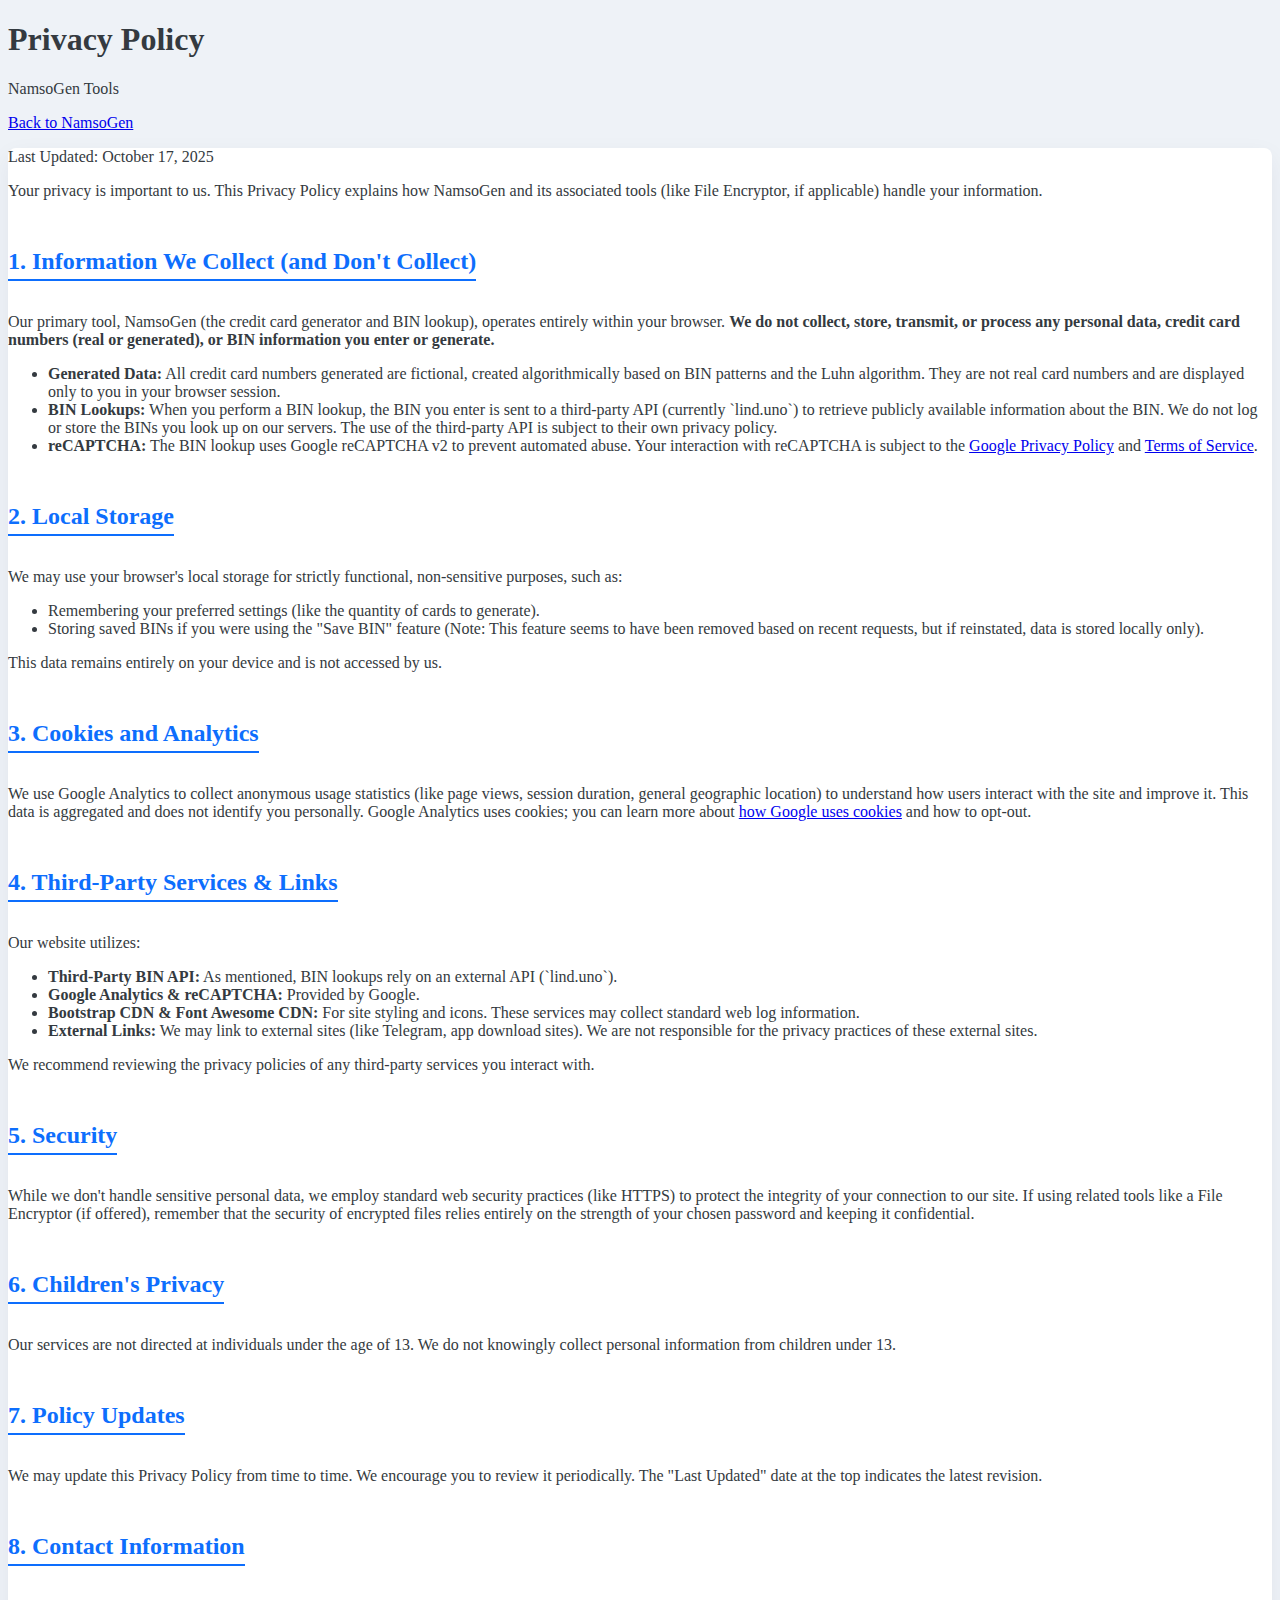
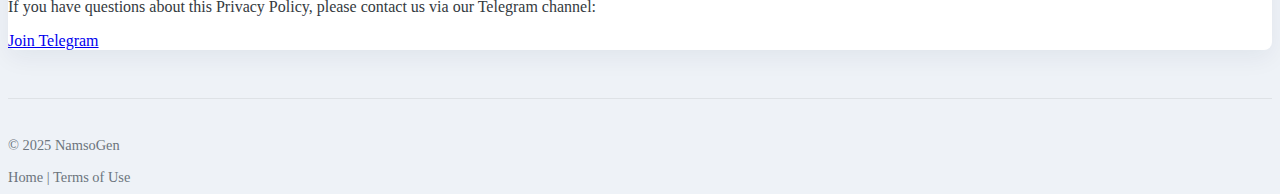
<file: privacy-policy.html>
<!DOCTYPE html>
<html lang="en">
<head>
    <meta charset="UTF-8">
    <meta name="viewport" content="width=device-width, initial-scale=1.0">
    <title>Privacy Policy - NamsoGen</title>
    <meta name="robots" content="noindex, follow"> <link href="https://cdn.jsdelivr.net/npm/bootstrap@5.3.2/dist/css/bootstrap.min.css" rel="stylesheet" integrity="sha384-T3c6CoIi6uLrA9TneNEoa7RxnatzjcDSCmG1MXxSR1GAsXEV/Dwwykc2MPK8M2HN" crossorigin="anonymous">
    
    <link rel="stylesheet" href="https://cdnjs.cloudflare.com/ajax/libs/font-awesome/6.4.0/css/all.min.css" integrity="sha512-iecdLmaskl7CVkqkXNQ/ZH/XLlvWZOJyj7Yy7tcenmpD1ypASozpmT/E0iPtmFIB46ZmdtAc9eNBvH0H/ZpiBw==" crossorigin="anonymous" referrerpolicy="no-referrer" />
    
    <style>
         :root {
            --bs-primary: #0D6EFD; 
            --bs-body-bg: #eef2f7; 
            --bs-body-color: #343a40; 
        }
        body { background-color: var(--bs-body-bg); color: var(--bs-body-color); }
        .policy-container { background-color: #fff; border-radius: 0.5rem; box-shadow: 0 0.5rem 1.5rem rgba(18, 38, 63, 0.06); }
        h2 { color: var(--bs-primary); font-weight: 600; margin-top: 2rem; margin-bottom: 1rem; border-bottom: 2px solid var(--bs-primary); display: inline-block; padding-bottom: 0.25rem; }
        h3 { font-weight: 600; font-size: 1.1rem; margin-top: 1.5rem; margin-bottom: 0.5rem; }
        footer { margin-top: 3rem; padding-top: 1.5rem; border-top: 1px solid #dee2e6; color: #6c757d; font-size: 0.9rem;}
        footer a { color: #6c757d; text-decoration: none; }
        footer a:hover { color: var(--bs-primary); text-decoration: underline;}
    </style>
</head>
<body>
    <div class="container my-5">
        <header class="text-center mb-4">
            <h1><i class="fas fa-shield-alt text-primary"></i> Privacy Policy</h1>
            <p class="lead text-muted">NamsoGen Tools</p>
            <a href="index.html" class="btn btn-sm btn-outline-primary mt-2"><i class="fas fa-arrow-left me-1"></i> Back to NamsoGen</a>
        </header>

        <main>
            <div class="policy-container p-4 p-md-5">
                <p class="text-muted fst-italic">Last Updated: October 17, 2025</p>
                <p>Your privacy is important to us. This Privacy Policy explains how NamsoGen and its associated tools (like File Encryptor, if applicable) handle your information.</p>
                
                <h2>1. Information We Collect (and Don't Collect)</h2>
                <p>Our primary tool, NamsoGen (the credit card generator and BIN lookup), operates entirely within your browser. <strong>We do not collect, store, transmit, or process any personal data, credit card numbers (real or generated), or BIN information you enter or generate.</strong></p>
                <ul>
                    <li><strong>Generated Data:</strong> All credit card numbers generated are fictional, created algorithmically based on BIN patterns and the Luhn algorithm. They are not real card numbers and are displayed only to you in your browser session.</li>
                    <li><strong>BIN Lookups:</strong> When you perform a BIN lookup, the BIN you enter is sent to a third-party API (currently `lind.uno`) to retrieve publicly available information about the BIN. We do not log or store the BINs you look up on our servers. The use of the third-party API is subject to their own privacy policy.</li>
                    <li><strong>reCAPTCHA:</strong> The BIN lookup uses Google reCAPTCHA v2 to prevent automated abuse. Your interaction with reCAPTCHA is subject to the <a href="https://policies.google.com/privacy" target="_blank" rel="noopener noreferrer">Google Privacy Policy</a> and <a href="https://policies.google.com/terms" target="_blank" rel="noopener noreferrer">Terms of Service</a>.</li>
                </ul>

                <h2>2. Local Storage</h2>
                <p>We may use your browser's local storage for strictly functional, non-sensitive purposes, such as:</p>
                <ul>
                    <li>Remembering your preferred settings (like the quantity of cards to generate).</li>
                    <li>Storing saved BINs if you were using the "Save BIN" feature (Note: This feature seems to have been removed based on recent requests, but if reinstated, data is stored locally only).</li>
                </ul>
                <p>This data remains entirely on your device and is not accessed by us.</p>
                
                <h2>3. Cookies and Analytics</h2>
                 <p>We use Google Analytics to collect anonymous usage statistics (like page views, session duration, general geographic location) to understand how users interact with the site and improve it. This data is aggregated and does not identify you personally. Google Analytics uses cookies; you can learn more about <a href="https://policies.google.com/technologies/cookies" target="_blank" rel="noopener noreferrer">how Google uses cookies</a> and how to opt-out.</p>

                <h2>4. Third-Party Services & Links</h2>
                <p>Our website utilizes:</p>
                 <ul>
                    <li><strong>Third-Party BIN API:</strong> As mentioned, BIN lookups rely on an external API (`lind.uno`).</li>
                    <li><strong>Google Analytics & reCAPTCHA:</strong> Provided by Google.</li>
                    <li><strong>Bootstrap CDN & Font Awesome CDN:</strong> For site styling and icons. These services may collect standard web log information.</li>
                    <li><strong>External Links:</strong> We may link to external sites (like Telegram, app download sites). We are not responsible for the privacy practices of these external sites.</li>
                </ul>
                 <p>We recommend reviewing the privacy policies of any third-party services you interact with.</p>

                <h2>5. Security</h2>
                <p>While we don't handle sensitive personal data, we employ standard web security practices (like HTTPS) to protect the integrity of your connection to our site. If using related tools like a File Encryptor (if offered), remember that the security of encrypted files relies entirely on the strength of your chosen password and keeping it confidential.</p>
                
                <h2>6. Children's Privacy</h2>
                <p>Our services are not directed at individuals under the age of 13. We do not knowingly collect personal information from children under 13.</p>
                
                <h2>7. Policy Updates</h2>
                <p>We may update this Privacy Policy from time to time. We encourage you to review it periodically. The "Last Updated" date at the top indicates the latest revision.</p>
                
                <h2>8. Contact Information</h2>
                <p>If you have questions about this Privacy Policy, please contact us via our Telegram channel:</p> 
                <p>
                    <a href="https://t.me/ccgen_namsogen" target="_blank" rel="noopener noreferrer" class="btn btn-info text-white btn-sm">
                        <i class="fab fa-telegram me-1"></i> Join Telegram
                    </a>
                </p>
        </main>
        
        <footer class="text-center mt-4">
            <p>&copy; 2025 NamsoGen</p>
            <a href="index.html" class="text-decoration-none link-secondary">Home</a> | 
            <a href="terms-of-use.html" class="text-decoration-none link-secondary">Terms of Use</a>
        </footer>
    </div>

    <script src="https://cdn.jsdelivr.net/npm/bootstrap@5.3.2/dist/js/bootstrap.bundle.min.js" integrity="sha384-C6RzsynM9kWDrMNeT87bh95OGNyZPhcTNXj1NW7RuBCsyN/o0jlpcV8Qyq46cDfL" crossorigin="anonymous"></script>
</body>
</html>
</file>
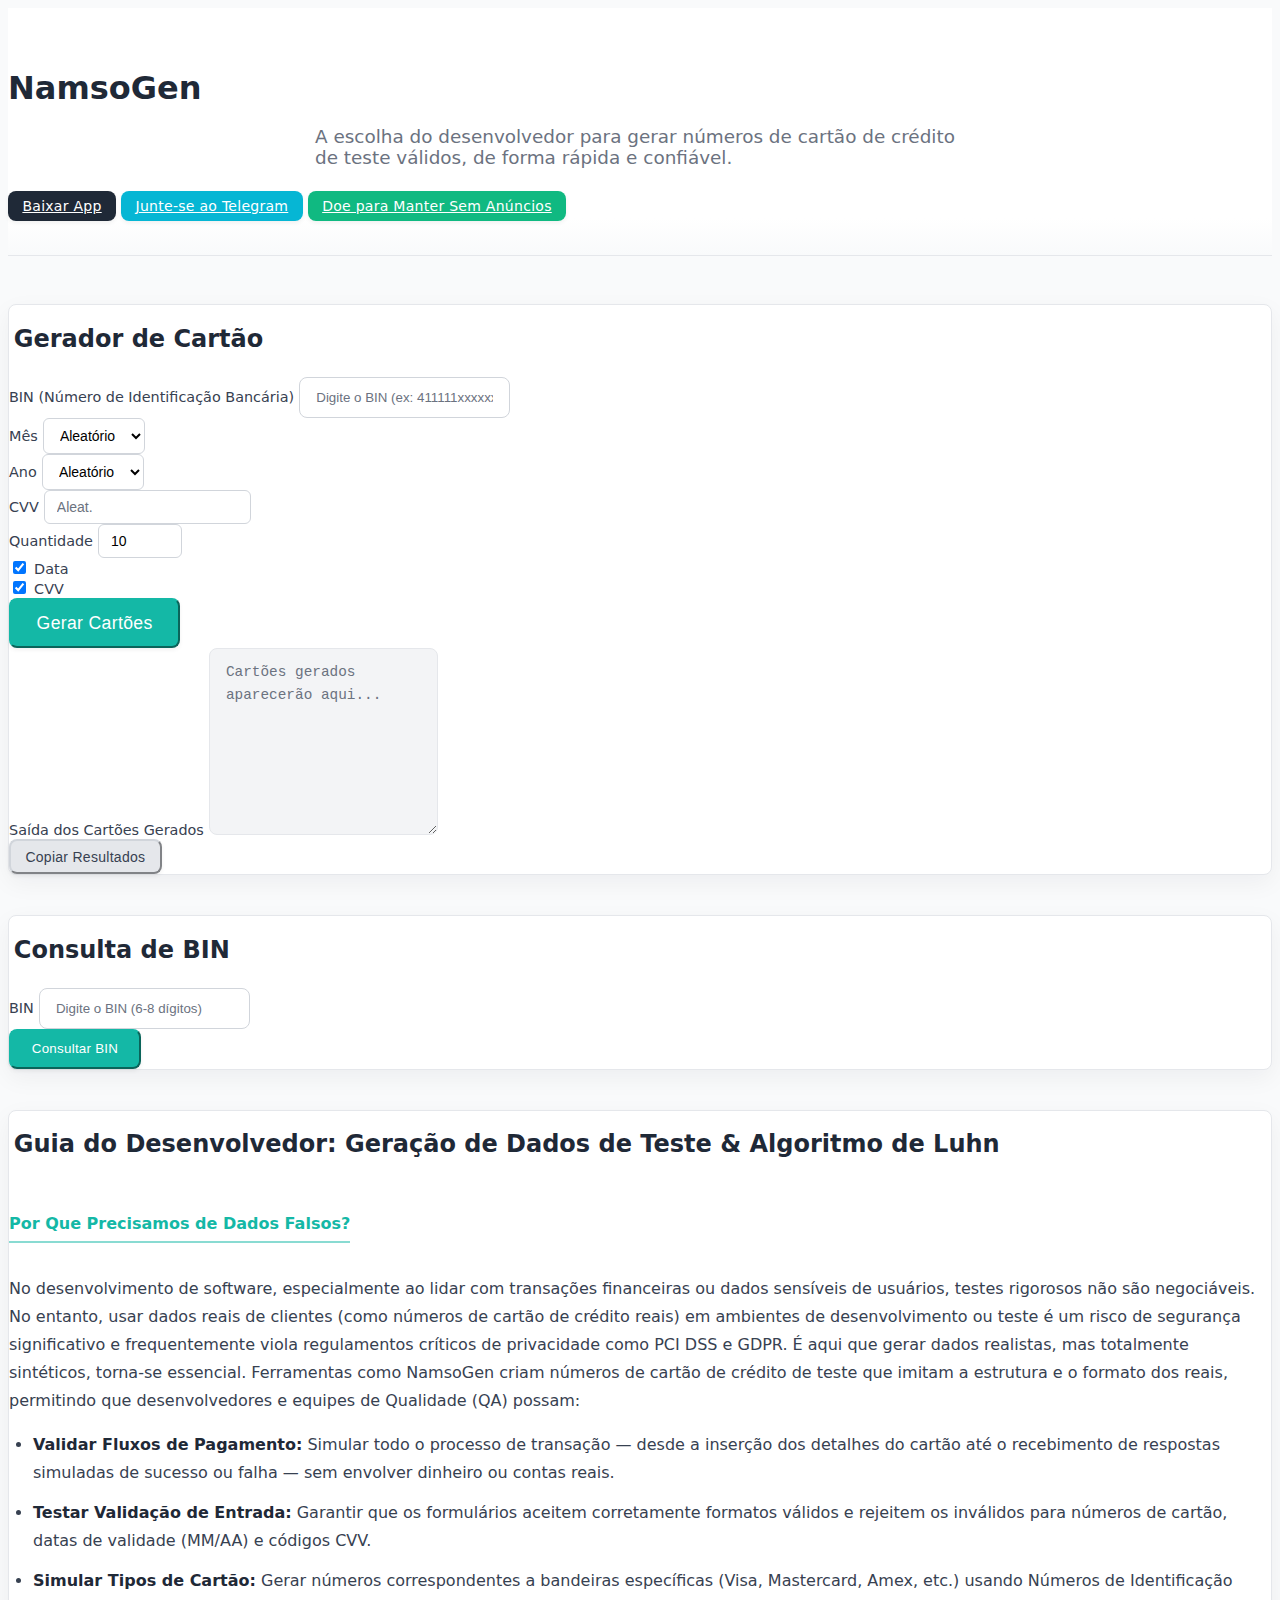
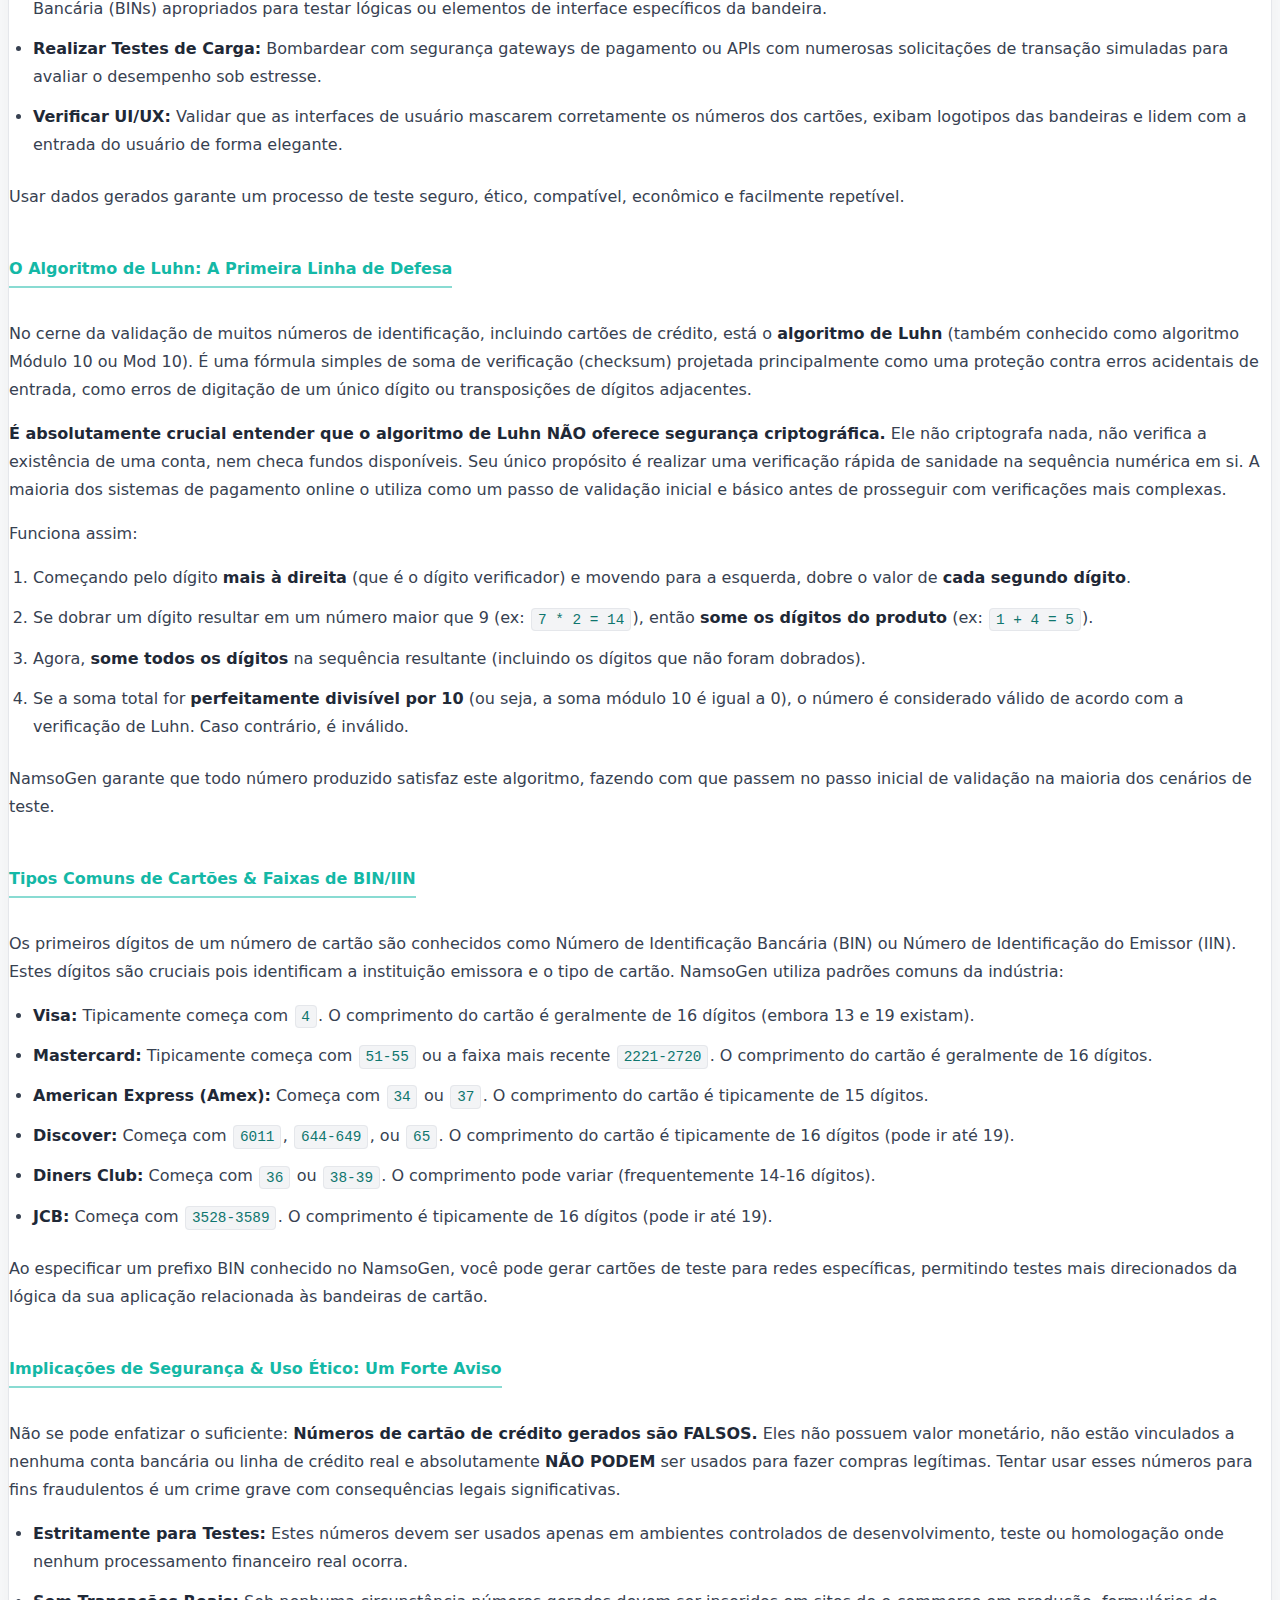
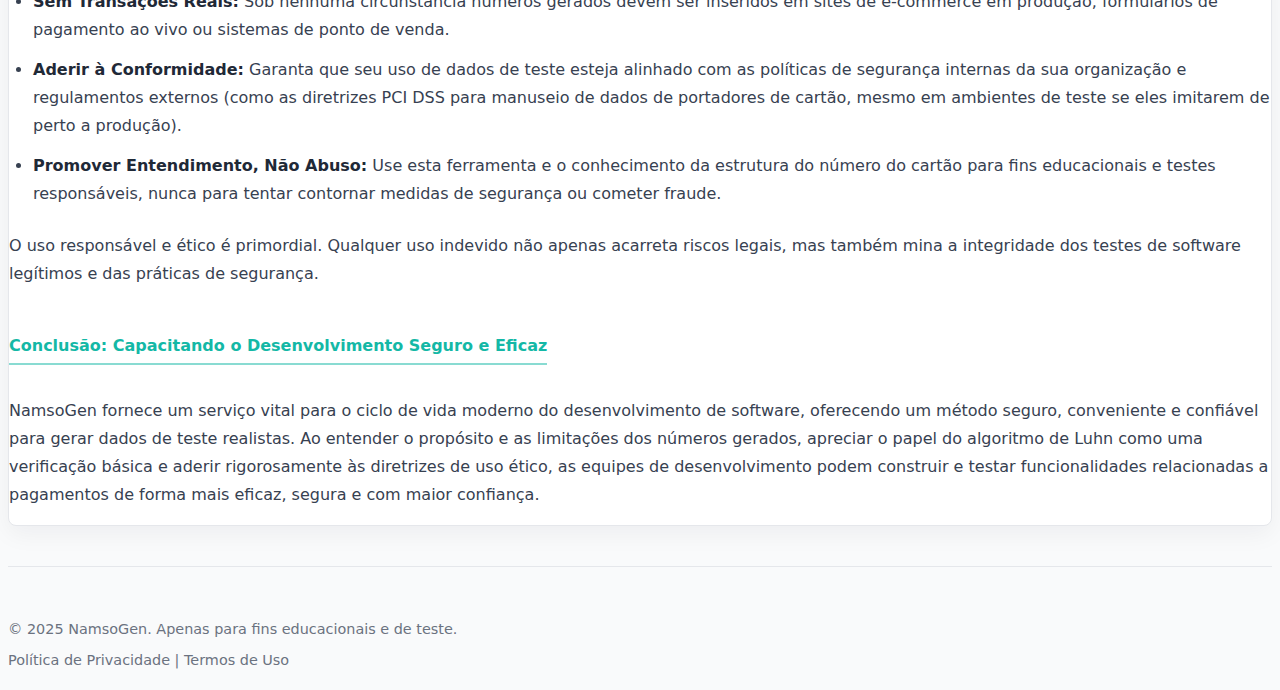
<file: pt.html>
<!DOCTYPE html>
<html lang="pt-BR">
<head>
    <meta charset="UTF-8">
    <meta name="viewport" content="width=device-width, initial-scale=1.0">

    <title>NamsoGen | Gerador de Cartão de Crédito Moderno e Seguro para Desenvolvedores</title>
    <meta name="description" content="Gere números de cartão de crédito de teste válidos instantaneamente com o NamsoGen. Ferramenta gratuita, rápida e segura para desenvolvedores e testadores QA usando validação do algoritmo de Luhn. Inclui consulta de BIN. Tema de cores agradável.">
    <meta name="keywords" content="gerador de cartão de crédito, namso gen, bootstrap, cores frias, design agradável, teste de número de cartão, gerador de bin, teste de sistema de pagamento, algoritmo de luhn, ferramentas dev, cartões de teste, ccgen, gerador moderno, namsogen, namso-gen, namsogen top, namso-gen top, namso, gerar cartao credito, consulta bin">
    
    <meta property="og:title" content="NamsoGen - Gerador de CC Moderno">
    <meta property="og:description" content="A ferramenta essencial e bem projetada para gerar números de cartão de crédito de teste.">
    <meta property="og:type" content="website">
    <meta property="og:url" content="https://namsogen.top/pt.html">
    <meta property="og:image" content="https://namsogen.top/iconapp.png">
    <link rel="canonical" href="https://namsogen.top/pt.html">
    <link rel="icon" type="image/png" href="iconapp.png">
    <link rel="alternate" hreflang="en" href="https://namsogen.top/" />
    <link rel="alternate" hreflang="pt" href="https://namsogen.top/pt.html" /> 
    <link rel="alternate" hreflang="es" href="https://namsogen.top/es.html" /> 
    <link rel="alternate" hreflang="x-default" href="https://namsogen.top/" />

    <link href="https://cdn.jsdelivr.net/npm/bootstrap@5.3.2/dist/css/bootstrap.min.css" rel="stylesheet" integrity="sha384-T3c6CoIi6uLrA9TneNEoa7RxnatzjcDSCmG1MXxSR1GAsXEV/Dwwykc2MPK8M2HN" crossorigin="anonymous">
    
    <link rel="stylesheet" href="https://cdnjs.cloudflare.com/ajax/libs/font-awesome/6.4.0/css/all.min.css" integrity="sha512-iecdLmaskl7CVkqkXNQ/ZH/XLlvWZOJyj7Yy7tcenmpD1ypASozpmT/E0iPtmFIB46ZmdtAc9eNBvH0H/ZpiBw==" crossorigin="anonymous" referrerpolicy="no-referrer" />

    <script async src="https://www.googletagmanager.com/gtag/js?id=G-EN0DRPF9Q7"></script>
    <script>
      window.dataLayer = window.dataLayer || [];
      function gtag(){dataLayer.push(arguments);}
      gtag('js', new Date());
      gtag('config', 'G-EN0DRPF9Q7');
    </script>
    <script src="https://www.google.com/recaptcha/api.js?hl=pt-BR" async defer></script> 
    
    <style>
        /* Teal & Gray - Elegant Palette (Same as index.html) */
        :root {
            --bs-teal: #14B8A6; /* Tailwind Teal 500 */
            --bs-cyan: #06B6D4; /* Tailwind Cyan 500 */
            --bs-gray-50: #F9FAFB;
            --bs-gray-100: #F3F4F6;
            --bs-gray-200: #E5E7EB;
            --bs-gray-300: #D1D5DB;
            --bs-gray-500: #6B7280; 
            --bs-gray-700: #374151;
            --bs-gray-800: #1F2937; 
            --bs-gray-900: #111827; 
            --bs-green: #10B981; 
            --bs-red: #EF4444; 

            --bs-primary: var(--bs-teal); /* Primary is Teal */
            --bs-primary-rgb: 20, 184, 166;
            --bs-secondary: var(--bs-gray-500); 
            --bs-success: var(--bs-green);
            --bs-info: var(--bs-cyan); /* Keep Cyan for Telegram */
            --bs-danger: var(--bs-red); 
            --bs-dark: var(--bs-gray-800); 
            --bs-light: var(--bs-gray-50);
            --bs-body-bg: var(--bs-light); /* Almost white background */
            --bs-body-color: var(--bs-gray-700); /* Slightly softer text */
            --bs-border-color: var(--bs-gray-200); 
            --bs-border-radius: 0.5rem;
            --bs-box-shadow-sm: 0 0.125rem 0.25rem rgba(0, 0, 0, 0.06);
            --bs-box-shadow: 0 0.5rem 1.5rem rgba(17, 24, 39, 0.05); /* Very subtle shadow */
            --bs-box-shadow-lg: 0 1rem 3rem rgba(17, 24, 39, 0.08);
            --header-gradient-start: #ffffff; 
            --header-gradient-end: #F9FAFB; /* Subtle gradient to bg */
        }

        body { background-color: var(--bs-body-bg); color: var(--bs-body-color); font-size: 16px; font-family: ui-sans-serif, system-ui, -apple-system, BlinkMacSystemFont, "Segoe UI", Roboto, "Helvetica Neue", Arial, "Noto Sans", sans-serif, "Apple Color Emoji", "Segoe UI Emoji", "Segoe UI Symbol", "Noto Color Emoji"; }
        .site-header { background: linear-gradient(180deg, var(--header-gradient-start) 85%, var(--header-gradient-end) 100%); padding: 2.5rem 0; margin-bottom: 3rem; border-bottom: 1px solid var(--bs-border-color); }
        .card { background-color: #fff; border: 1px solid var(--bs-border-color); box-shadow: var(--bs-box-shadow); border-radius: var(--bs-border-radius); margin-bottom: 2.5rem; transition: transform 0.2s ease-in-out, box-shadow 0.2s ease-in-out; }
        .card:hover { transform: translateY(-5px); box-shadow: var(--bs-box-shadow-lg); }
        .card-title { font-weight: 600; color: var(--bs-dark); margin-bottom: 1.5rem; }
        .card-title i { color: var(--bs-primary); width: 1.5em; text-align: center; margin-right: 0.3rem; }
        .btn { border-radius: var(--bs-border-radius); padding: 0.65rem 1.3rem; font-weight: 500; transition: all 0.2s ease-in-out; letter-spacing: 0.02em; box-shadow: var(--bs-box-shadow-sm); }
        .btn-sm { padding: 0.45rem 0.9rem; font-size: 0.875rem; }
        .btn-lg { padding: 0.8rem 1.6rem; font-size: 1.1rem; }
        .btn:hover { transform: translateY(-2px); box-shadow: 0 4px 12px rgba(0, 0, 0, 0.1); }
        .btn-primary { background-color: var(--bs-primary); border-color: var(--bs-primary); color: #fff; }
        .btn-primary:hover { background-color: #0D9488; border-color: #0F766E; }
        .btn-secondary { background-color: var(--bs-gray-200); border-color: var(--bs-gray-300); color: var(--bs-gray-700); }
        .btn-secondary:hover { background-color: var(--bs-gray-300); border-color: var(--bs-gray-300); color: var(--bs-gray-800); }
        .btn-success { background-color: var(--bs-success); border-color: var(--bs-success); color: #fff; }
        .btn-success:hover { background-color: #059669; border-color: #047857; }
        .btn-info { background-color: var(--bs-info); border-color: var(--bs-info); color: #fff; }
        .btn-info:hover { background-color: #0891B2; border-color: #0E7490; }
        .btn-dark { background-color: var(--bs-dark); border-color: var(--bs-dark); color: #fff; }
        .btn-dark:hover { background-color: var(--bs-gray-900); border-color: var(--bs-gray-900); }
        .form-control, .form-select { padding: 0.75rem 1rem; border-radius: var(--bs-border-radius); border: 1px solid var(--bs-gray-300); transition: border-color 0.15s ease-in-out, box-shadow 0.15s ease-in-out; background-color: #fff; }
        .form-control::placeholder { color: var(--bs-gray-500); opacity: 1; }
        .form-control:focus, .form-select:focus { border-color: var(--bs-primary); box-shadow: 0 0 0 0.25rem rgba(var(--bs-primary-rgb), 0.2); background-color: #fff; }
        .form-control-sm, .form-select-sm { padding: 0.5rem 0.75rem; font-size: 0.875rem; border-radius: calc(var(--bs-border-radius) - 0.125rem); }
        .result-output { font-family: 'SFMono-Regular', Menlo, Monaco, Consolas, "Liberation Mono", "Courier New", monospace; background-color: var(--bs-gray-100); border: 1px solid var(--bs-gray-200); min-height: 160px; font-size: 0.9rem; color: var(--bs-gray-700); border-radius: var(--bs-border-radius); line-height: 1.6; }
        .site-header .display-5 { font-weight: 600; color: var(--bs-dark); margin-bottom: 0.5rem; }
        .lead { color: var(--bs-secondary); font-size: 1.15rem; max-width: 650px; margin-left: auto; margin-right: auto; margin-bottom: 1.75rem; }
        .header-links .btn { padding: 0.5rem 1rem; font-size: 0.9rem; }
        .result-grid .result-item { background-color: #fff; padding: 1rem 1.25rem; border-radius: var(--bs-border-radius); border: 1px solid var(--bs-border-color); margin-bottom: 0.75rem; box-shadow: var(--bs-box-shadow-sm); }
        .result-item strong { font-size: 0.75rem; color: var(--bs-gray-500); display: block; margin-bottom: 0.2rem; text-transform: uppercase; letter-spacing: 0.05em; font-weight: 600; }
        .result-item span { font-weight: 500; word-break: break-word; color: var(--bs-dark); font-size: 0.95rem; }
        .bin-lookup-error-message { color: var(--bs-danger); text-align: center; padding: 1.5rem 1rem; font-weight: 500; font-size: 0.95rem; background-color: #FEF2F2; border: 1px solid #FCA5A5; border-radius: var(--bs-border-radius); }
        .bin-lookup-error-message i { margin-right: 0.5rem; color: #DC2626; }
        .article-content h4 { color: var(--bs-primary); font-weight: 600; margin-top: 2rem; margin-bottom: 1rem; padding-bottom: 0.5rem; border-bottom: 2px solid rgba(var(--bs-primary-rgb), 0.5); display: inline-block; }
        .article-content p, .article-content li { color: var(--bs-gray-700); font-size: 1rem; line-height: 1.75; }
        .article-content ul, .article-content ol { padding-left: 1.5rem; margin-bottom: 1.5rem; }
        .article-content li { margin-bottom: 0.75rem; }
        .article-content strong { color: var(--bs-dark); font-weight: 600; }
        .article-content code { font-size: 0.9em; padding: 0.2em 0.4em; margin: 0 0.1em; background-color: var(--bs-gray-100); border: 1px solid var(--bs-gray-200); border-radius: 0.25rem; color: #0F766E; /* Darker Teal */ }
        footer { border-top: 1px solid var(--bs-gray-200); padding-top: 2.5rem; padding-bottom: 1rem; margin-top: 2.5rem; color: var(--bs-secondary); font-size: 0.9rem; }
        footer a { color: var(--bs-secondary); text-decoration: none; transition: color 0.2s ease-in-out; }
        footer a:hover { color: var(--bs-primary); text-decoration: underline; }
        .g-recaptcha > div { margin: 0 auto; border-radius: var(--bs-border-radius); overflow: hidden; border: 1px solid var(--bs-gray-300); }
        .form-label { font-weight: 500; margin-bottom: 0.3rem; font-size: 0.9rem; color: var(--bs-gray-700); }
    </style>
</head>
<body>

    <header class="site-header text-center">
        <div class="container">
            <h1 class="display-5">NamsoGen</h1>
            <p class="lead mt-2">A escolha do desenvolvedor para gerar números de cartão de crédito de teste válidos, de forma rápida e confiável.</p>
            <nav class="d-flex justify-content-center flex-wrap gap-2 mt-4" aria-label="Links rápidos">
                <a href="https://namsogen.apk.com/" target="_blank" rel="noopener noreferrer" class="btn btn-dark btn-sm"><i class="fab fa-android me-1"></i>Baixar App</a>
                <a href="https://t.me/ccgen_namsogen" target="_blank" rel="noopener noreferrer" class="btn btn-info text-white btn-sm"><i class="fab fa-telegram me-1"></i>Junte-se ao Telegram</a>
                <a href="https://www.patreon.com/14990205/join" id="donate-link" target="_blank" rel="noopener noreferrer" class="btn btn-success btn-sm"><i class="fas fa-heart me-1"></i>Doe para Manter Sem Anúncios</a>
            </nav>
        </div>
    </header>

    <div class="container">
        <main>
            <div class="row justify-content-center">
                <div class="col-lg-10 col-xl-9"> 
                    
                    <section class="card shadow-sm mb-4" aria-labelledby="generator-heading">
                        <div class="card-body p-lg-5 p-4"> 
                            <h2 id="generator-heading" class="card-title h5 mb-4 d-flex align-items-center"><i class="fas fa-credit-card fa-fw me-2"></i>Gerador de Cartão</h2>
                            <form id="generator-form">
                                <div class="row g-3 mb-3">
                                    <div class="col-12">
                                        <label for="bin" class="form-label visually-hidden">BIN (Número de Identificação Bancária)</label>
                                        <input type="text" id="bin" class="form-control" placeholder="Digite o BIN (ex: 411111xxxxxxxxxx ou deixe vazio)">
                                    </div>
                                    <div class="col-md-3 col-6">
                                        <label for="month" class="form-label">Mês</label>
                                        <select id="month" class="form-select form-select-sm">
                                            <option selected>Aleatório</option>
                                            <option>01</option><option>02</option><option>03</option><option>04</option><option>05</option><option>06</option><option>07</option><option>08</option><option>09</option><option>10</option><option>11</option><option>12</option>
                                        </select>
                                    </div>
                                    <div class="col-md-3 col-6">
                                        <label for="year" class="form-label">Ano</label>
                                        <select id="year" class="form-select form-select-sm">
                                            <option selected>Aleatório</option>
                                            <option>2025</option><option>2026</option><option>2027</option><option>2028</option><option>2029</option>
                                            <option>2030</option><option>2031</option><option>2032</option><option>2033</option><option>2034</option>
                                            <option>2035</option><option>2036</option><option>2037</option><option>2038</option><option>2039</option>
                                            <option>2040</option><option>2041</option><option>2042</option><option>2043</option><option>2044</option>
                                            <option>2045</option><option>2046</option><option>2047</option><option>2048</option><option>2049</option>
                                            <option>2050</option>
                                        </select>
                                    </div>
                                    <div class="col-md-3 col-6">
                                        <label for="ccv" class="form-label">CVV</label>
                                        <input type="text" id="ccv" class="form-control form-control-sm" placeholder="Aleat.">
                                    </div>
                                    <div class="col-md-3 col-6">
                                        <label for="count" class="form-label">Quantidade</label>
                                        <input type="number" id="count" value="10" min="1" max="100" class="form-control form-control-sm">
                                    </div>
                                </div>
                                <div class="mb-3">
                                    <div class="form-check form-check-inline">
                                        <input class="form-check-input" type="checkbox" id="include-date" checked>
                                        <label class="form-check-label" for="include-date" style="font-size: 0.9rem;">Data</label>
                                    </div>
                                    <div class="form-check form-check-inline">
                                        <input class="form-check-input" type="checkbox" id="include-cvv" checked>
                                        <label class="form-check-label" for="include-cvv" style="font-size: 0.9rem;">CVV</label>
                                    </div>
                                </div>
                                <div class="d-grid mb-3">
                                    <button type="button" onclick="generate()" class="btn btn-primary btn-lg"><i class="fas fa-cogs me-2"></i>Gerar Cartões</button>
                                </div>
                                <div class="mb-3">
                                    <label for="output" class="form-label visually-hidden">Saída dos Cartões Gerados</label>
                                    <textarea id="output" class="form-control result-output" rows="7" readonly placeholder="Cartões gerados aparecerão aqui..."></textarea>
                                </div>
                                <div class="d-flex justify-content-end gap-2">
                                    <button type="button" onclick="copyToClipboard()" class="btn btn-secondary btn-sm"><i class="fas fa-copy me-1"></i>Copiar Resultados</button>
                                </div>
                           </form>
                        </div>
                    </section>

                    <section class="card shadow-sm mb-4" aria-labelledby="lookup-heading">
                        <div class="card-body p-lg-5 p-4">
                            <h2 id="lookup-heading" class="card-title h5 mb-4 d-flex align-items-center"><i class="fas fa-search fa-fw me-2"></i>Consulta de BIN</h2>
                            <form id="bin-lookup-form">
                                <div class="mb-3">
                                    <label for="bin-lookup-input" class="form-label visually-hidden">BIN</label>
                                    <input type="text" id="bin-lookup-input" name="bin" maxlength="8" minlength="6" pattern="\d{6,8}" class="form-control" placeholder="Digite o BIN (6-8 dígitos)" required aria-describedby="bin-lookup-result">
                                </div>
                                <div class="d-flex justify-content-center mb-3">
                                   <div class="g-recaptcha" data-sitekey="6Lf4WD4rAAAAAIEIER6R2L06plDYAKxbwk0x3MFO"></div> 
                                </div>
                                <div class="d-grid">
                                    <button type="submit" class="btn btn-primary"><i class="fas fa-search me-2"></i>Consultar BIN</button>
                                </div>
                            </form>
                             
                            <div id="bin-lookup-result" class="mt-4" style="display: none;">
                                </div>
                        </div>
                    </section>

                    <section class="card shadow-sm" aria-labelledby="guide-heading">
                        <article class="card-body p-lg-5 p-4 article-content">
                            <h2 id="guide-heading" class="card-title h5 mb-4 d-flex align-items-center"><i class="fas fa-book-open fa-fw me-2"></i>Guia do Desenvolvedor: Geração de Dados de Teste & Algoritmo de Luhn</h2>
                            
                            <h4>Por Que Precisamos de Dados Falsos?</h4>
                            <p>No desenvolvimento de software, especialmente ao lidar com transações financeiras ou dados sensíveis de usuários, testes rigorosos não são negociáveis. No entanto, usar dados reais de clientes (como números de cartão de crédito reais) em ambientes de desenvolvimento ou teste é um risco de segurança significativo e frequentemente viola regulamentos críticos de privacidade como PCI DSS e GDPR. É aqui que gerar dados realistas, mas totalmente sintéticos, torna-se essencial. Ferramentas como NamsoGen criam números de cartão de crédito de teste que imitam a estrutura e o formato dos reais, permitindo que desenvolvedores e equipes de Qualidade (QA) possam:</p>
                            <ul>
                                <li><strong>Validar Fluxos de Pagamento:</strong> Simular todo o processo de transação — desde a inserção dos detalhes do cartão até o recebimento de respostas simuladas de sucesso ou falha — sem envolver dinheiro ou contas reais.</li>
                                <li><strong>Testar Validação de Entrada:</strong> Garantir que os formulários aceitem corretamente formatos válidos e rejeitem os inválidos para números de cartão, datas de validade (MM/AA) e códigos CVV.</li>
                                <li><strong>Simular Tipos de Cartão:</strong> Gerar números correspondentes a bandeiras específicas (Visa, Mastercard, Amex, etc.) usando Números de Identificação Bancária (BINs) apropriados para testar lógicas ou elementos de interface específicos da bandeira.</li>
                                <li><strong>Realizar Testes de Carga:</strong> Bombardear com segurança gateways de pagamento ou APIs com numerosas solicitações de transação simuladas para avaliar o desempenho sob estresse.</li>
                                <li><strong>Verificar UI/UX:</strong> Validar que as interfaces de usuário mascarem corretamente os números dos cartões, exibam logotipos das bandeiras e lidem com a entrada do usuário de forma elegante.</li>
                            </ul>
                            <p>Usar dados gerados garante um processo de teste seguro, ético, compatível, econômico e facilmente repetível.</p>

                            <h4>O Algoritmo de Luhn: A Primeira Linha de Defesa</h4>
                            <p>No cerne da validação de muitos números de identificação, incluindo cartões de crédito, está o <strong>algoritmo de Luhn</strong> (também conhecido como algoritmo Módulo 10 ou Mod 10). É uma fórmula simples de soma de verificação (checksum) projetada principalmente como uma proteção contra erros acidentais de entrada, como erros de digitação de um único dígito ou transposições de dígitos adjacentes.</p>
                            <p><strong>É absolutamente crucial entender que o algoritmo de Luhn NÃO oferece segurança criptográfica.</strong> Ele não criptografa nada, não verifica a existência de uma conta, nem checa fundos disponíveis. Seu único propósito é realizar uma verificação rápida de sanidade na sequência numérica em si. A maioria dos sistemas de pagamento online o utiliza como um passo de validação inicial e básico antes de prosseguir com verificações mais complexas.</p>
                            <p>Funciona assim:</p>
                            <ol>
                              <li>Começando pelo dígito <strong>mais à direita</strong> (que é o dígito verificador) e movendo para a esquerda, dobre o valor de <strong>cada segundo dígito</strong>.</li>
                              <li>Se dobrar um dígito resultar em um número maior que 9 (ex: <code>7 * 2 = 14</code>), então <strong>some os dígitos do produto</strong> (ex: <code>1 + 4 = 5</code>).</li>
                              <li>Agora, <strong>some todos os dígitos</strong> na sequência resultante (incluindo os dígitos que não foram dobrados).</li>
                              <li>Se a soma total for <strong>perfeitamente divisível por 10</strong> (ou seja, a soma módulo 10 é igual a 0), o número é considerado válido de acordo com a verificação de Luhn. Caso contrário, é inválido.</li>
                            </ol>
                            <p>NamsoGen garante que todo número produzido satisfaz este algoritmo, fazendo com que passem no passo inicial de validação na maioria dos cenários de teste.</p>
                            
                            <h4>Tipos Comuns de Cartões & Faixas de BIN/IIN</h4>
                            <p>Os primeiros dígitos de um número de cartão são conhecidos como Número de Identificação Bancária (BIN) ou Número de Identificação do Emissor (IIN). Estes dígitos são cruciais pois identificam a instituição emissora e o tipo de cartão. NamsoGen utiliza padrões comuns da indústria:</p>
                            <ul>
                                <li><strong>Visa:</strong> Tipicamente começa com <code>4</code>. O comprimento do cartão é geralmente de 16 dígitos (embora 13 e 19 existam).</li>
                                <li><strong>Mastercard:</strong> Tipicamente começa com <code>51-55</code> ou a faixa mais recente <code>2221-2720</code>. O comprimento do cartão é geralmente de 16 dígitos.</li>
                                <li><strong>American Express (Amex):</strong> Começa com <code>34</code> ou <code>37</code>. O comprimento do cartão é tipicamente de 15 dígitos.</li>
                                <li><strong>Discover:</strong> Começa com <code>6011</code>, <code>644-649</code>, ou <code>65</code>. O comprimento do cartão é tipicamente de 16 dígitos (pode ir até 19).</li>
                                <li><strong>Diners Club:</strong> Começa com <code>36</code> ou <code>38-39</code>. O comprimento pode variar (frequentemente 14-16 dígitos).</li>
                                <li><strong>JCB:</strong> Começa com <code>3528-3589</code>. O comprimento é tipicamente de 16 dígitos (pode ir até 19).</li>
                            </ul>
                            <p>Ao especificar um prefixo BIN conhecido no NamsoGen, você pode gerar cartões de teste para redes específicas, permitindo testes mais direcionados da lógica da sua aplicação relacionada às bandeiras de cartão.</p>

                            <h4>Implicações de Segurança & Uso Ético: Um Forte Aviso</h4>
                            <p>Não se pode enfatizar o suficiente: <strong>Números de cartão de crédito gerados são FALSOS.</strong> Eles não possuem valor monetário, não estão vinculados a nenhuma conta bancária ou linha de crédito real e absolutamente <strong>NÃO PODEM</strong> ser usados para fazer compras legítimas. Tentar usar esses números para fins fraudulentos é um crime grave com consequências legais significativas.</p>
                            <ul>
                                <li><strong>Estritamente para Testes:</strong> Estes números devem ser usados apenas em ambientes controlados de desenvolvimento, teste ou homologação onde nenhum processamento financeiro real ocorra.</li>
                                <li><strong>Sem Transações Reais:</strong> Sob nenhuma circunstância números gerados devem ser inseridos em sites de e-commerce em produção, formulários de pagamento ao vivo ou sistemas de ponto de venda.</li>
                                <li><strong>Aderir à Conformidade:</strong> Garanta que seu uso de dados de teste esteja alinhado com as políticas de segurança internas da sua organização e regulamentos externos (como as diretrizes PCI DSS para manuseio de dados de portadores de cartão, mesmo em ambientes de teste se eles imitarem de perto a produção).</li>
                                <li><strong>Promover Entendimento, Não Abuso:</strong> Use esta ferramenta e o conhecimento da estrutura do número do cartão para fins educacionais e testes responsáveis, nunca para tentar contornar medidas de segurança ou cometer fraude.</li>
                            </ul>
                            <p>O uso responsável e ético é primordial. Qualquer uso indevido não apenas acarreta riscos legais, mas também mina a integridade dos testes de software legítimos e das práticas de segurança.</p>

                            <h4>Conclusão: Capacitando o Desenvolvimento Seguro e Eficaz</h4>
                            <p>NamsoGen fornece um serviço vital para o ciclo de vida moderno do desenvolvimento de software, oferecendo um método seguro, conveniente e confiável para gerar dados de teste realistas. Ao entender o propósito e as limitações dos números gerados, apreciar o papel do algoritmo de Luhn como uma verificação básica e aderir rigorosamente às diretrizes de uso ético, as equipes de desenvolvimento podem construir e testar funcionalidades relacionadas a pagamentos de forma mais eficaz, segura e com maior confiança.</p>
                        </article>
                    </section>

                </div> </div> </main>

        <footer class="text-center text-muted">
            <p>&copy; 2025 NamsoGen. Apenas para fins educacionais e de teste.</p>
            <nav aria-label="Links do rodapé">
                <a href="privacy-policy.html" class="text-decoration-none link-secondary">Política de Privacidade</a> | 
                <a href="terms-of-use.html" class="text-decoration-none link-secondary">Termos de Uso</a>
            </nav>
        </footer>
    </div> 
    
    <script src="https://cdn.jsdelivr.net/npm/bootstrap@5.3.2/dist/js/bootstrap.bundle.min.js" integrity="sha384-C6RzsynM9kWDrMNeT87bh95OGNyZPhcTNXj1NW7RuBCsyN/o0jlpcV8Qyq46cDfL" crossorigin="anonymous"></script>
    
    <script src="namso-gen.js" defer></script> 
    <script src="js/bin-lookup.js" defer></script> 
    
    <script>
        // document.getElementById('donate-link').href = 'YOUR_DONATION_LINK'; 
    </script>

</body>
</html>
</file>
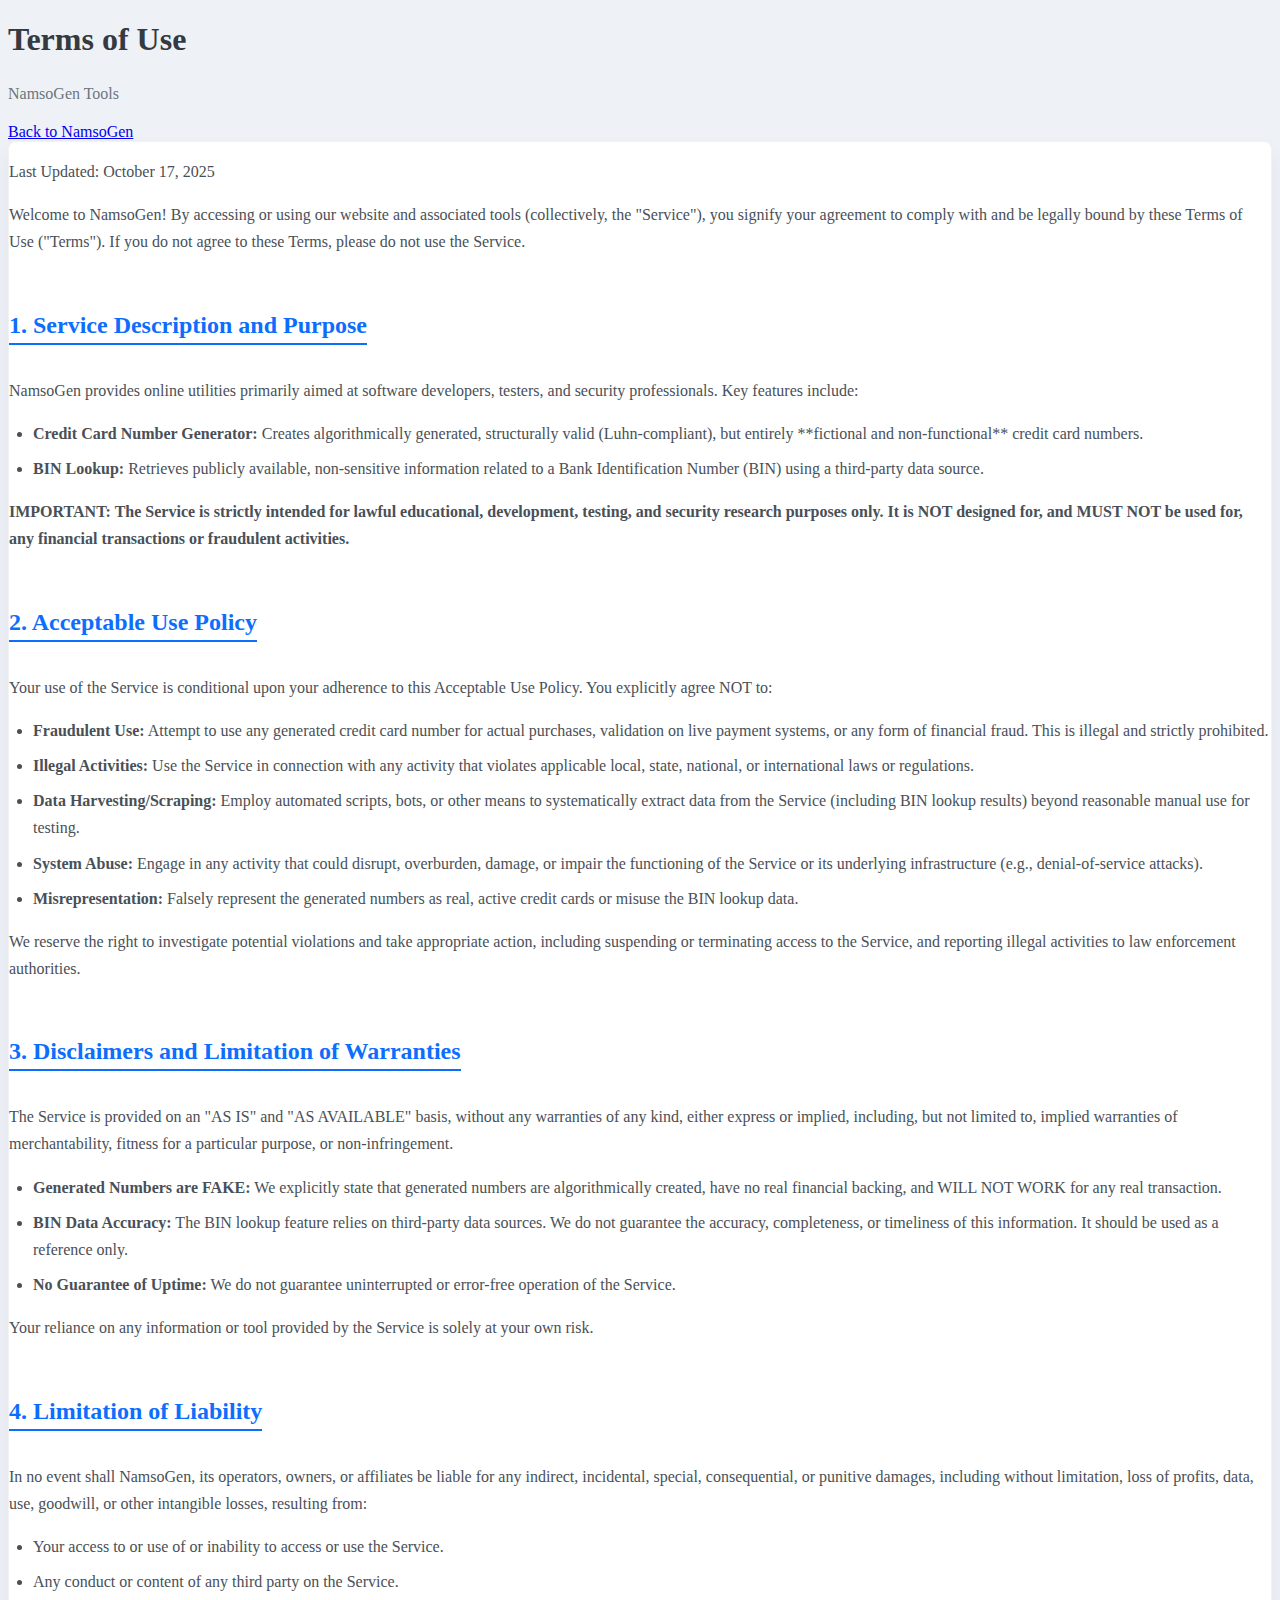
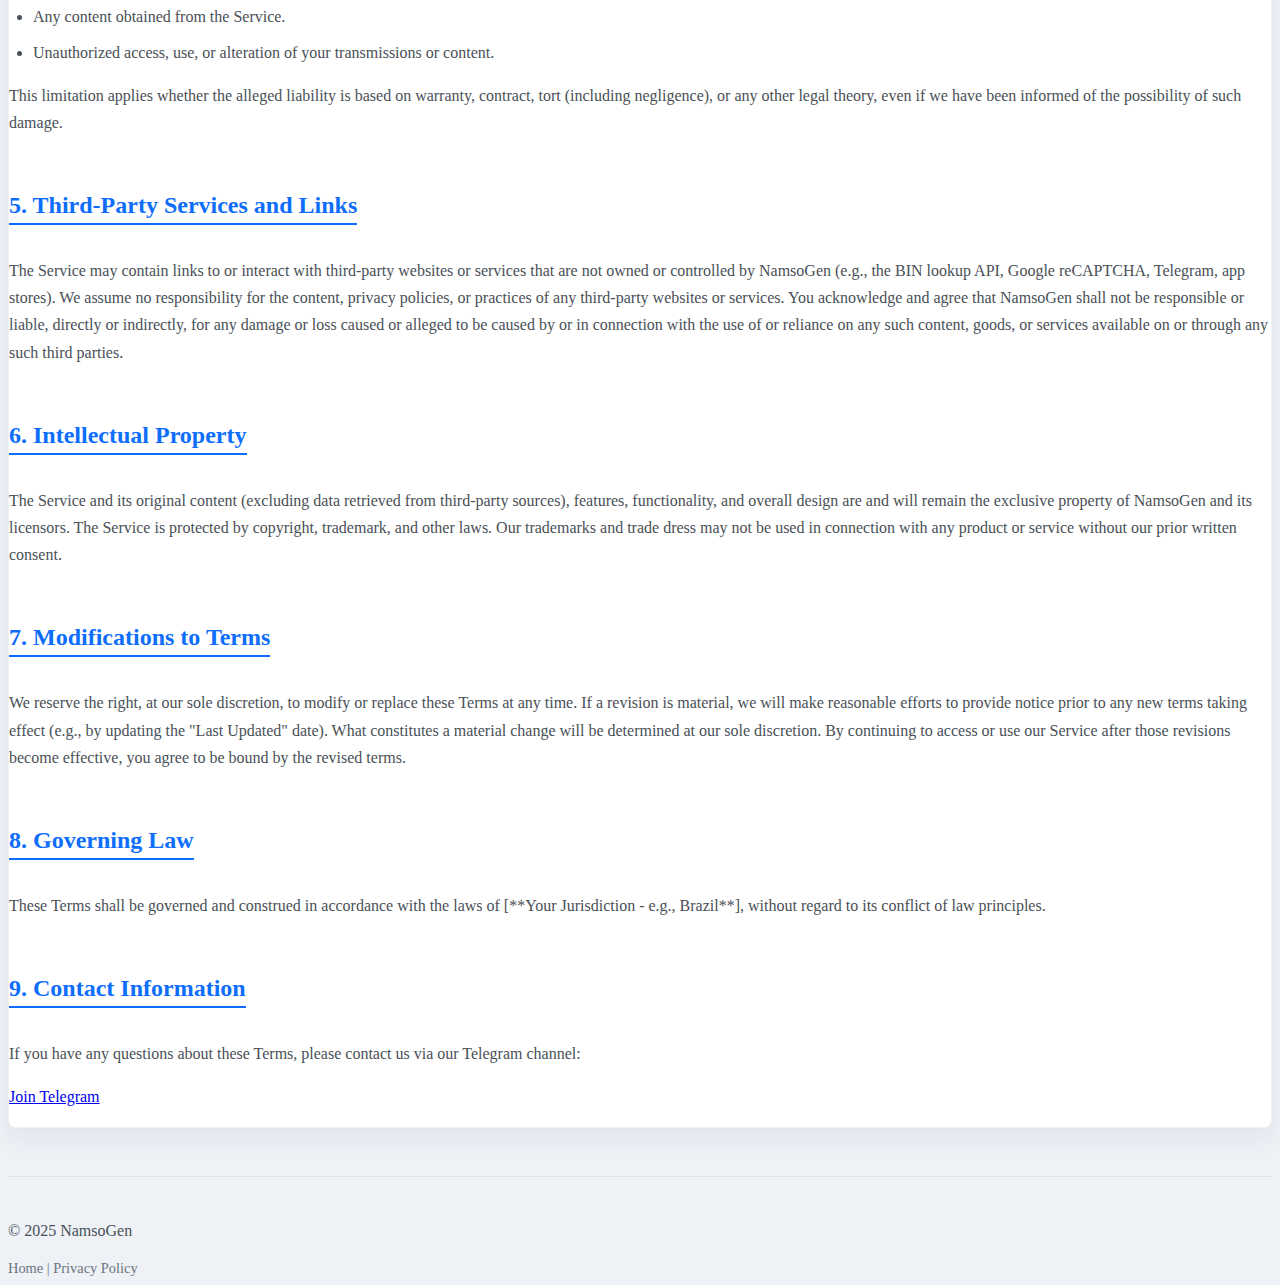
<file: terms-of-use.html>
<!DOCTYPE html>
<html lang="en">
<head>
    <meta charset="UTF-8">
    <meta name="viewport" content="width=device-width, initial-scale=1.0">
    <title>Terms of Use - NamsoGen</title>
    <meta name="robots" content="noindex, follow"> 

    <link href="https://cdn.jsdelivr.net/npm/bootstrap@5.3.2/dist/css/bootstrap.min.css" rel="stylesheet" integrity="sha384-T3c6CoIi6uLrA9TneNEoa7RxnatzjcDSCmG1MXxSR1GAsXEV/Dwwykc2MPK8M2HN" crossorigin="anonymous">
    
    <link rel="stylesheet" href="https://cdnjs.cloudflare.com/ajax/libs/font-awesome/6.4.0/css/all.min.css" integrity="sha512-iecdLmaskl7CVkqkXNQ/ZH/XLlvWZOJyj7Yy7tcenmpD1ypASozpmT/E0iPtmFIB46ZmdtAc9eNBvH0H/ZpiBw==" crossorigin="anonymous" referrerpolicy="no-referrer" />
    
    <style>
         :root {
            --bs-primary: #0D6EFD; 
            --bs-body-bg: #eef2f7; 
            --bs-body-color: #343a40; 
            --bs-card-border-color: rgba(0, 0, 0, 0.05);
            --bs-card-box-shadow: 0 0.75rem 1.5rem rgba(18, 38, 63, 0.06);
            --bs-border-radius: 0.5rem;
        }
        body { background-color: var(--bs-body-bg); color: var(--bs-body-color); }
        .policy-container { background-color: #fff; border-radius: var(--bs-border-radius); box-shadow: var(--bs-card-box-shadow); border: 1px solid var(--bs-card-border-color);}
        h1 i { color: var(--bs-primary); }
        h2 { color: var(--bs-primary); font-weight: 600; font-size: 1.5rem; margin-top: 2.5rem; margin-bottom: 1rem; border-bottom: 2px solid var(--bs-primary); display: inline-block; padding-bottom: 0.25rem; }
        h3 { font-weight: 600; font-size: 1.1rem; margin-top: 1.5rem; margin-bottom: 0.5rem; }
        p, li { font-size: 1rem; line-height: 1.7; color: #495057; }
        ul { padding-left: 1.5rem; }
        li { margin-bottom: 0.5rem; }
        footer { margin-top: 3rem; padding-top: 1.5rem; border-top: 1px solid #dee2e6; color: #6c757d; font-size: 0.9rem;}
        footer a { color: #6c757d; text-decoration: none; }
        footer a:hover { color: var(--bs-primary); text-decoration: underline;}
        .lead { color: #6c757d;}
    </style>
</head>
<body>
    <div class="container my-4 my-md-5">
        <header class="text-center mb-5">
            <h1 class="display-6 fw-bold"><i class="fas fa-file-contract me-2"></i> Terms of Use</h1>
            <p class="lead">NamsoGen Tools</p>
             <a href="index.html" class="btn btn-sm btn-outline-primary mt-2"><i class="fas fa-arrow-left me-1"></i> Back to NamsoGen</a>
        </header>

        <main>
             <div class="row justify-content-center">
                <div class="col-lg-10 col-xl-9"> 
                    <div class="policy-container p-4 p-md-5">
                         <p class="text-muted fst-italic mb-4">Last Updated: October 17, 2025</p>
                        <p>Welcome to NamsoGen! By accessing or using our website and associated tools (collectively, the "Service"), you signify your agreement to comply with and be legally bound by these Terms of Use ("Terms"). If you do not agree to these Terms, please do not use the Service.</p>
                        
                        <h2>1. Service Description and Purpose</h2>
                        <p>NamsoGen provides online utilities primarily aimed at software developers, testers, and security professionals. Key features include:</p>
                        <ul>
                            <li><strong>Credit Card Number Generator:</strong> Creates algorithmically generated, structurally valid (Luhn-compliant), but entirely **fictional and non-functional** credit card numbers.</li>
                            <li><strong>BIN Lookup:</strong> Retrieves publicly available, non-sensitive information related to a Bank Identification Number (BIN) using a third-party data source.</li>
                        </ul>
                        <p><strong>IMPORTANT: The Service is strictly intended for lawful educational, development, testing, and security research purposes only. It is NOT designed for, and MUST NOT be used for, any financial transactions or fraudulent activities.</strong></p>

                        <h2>2. Acceptable Use Policy</h2>
                        <p>Your use of the Service is conditional upon your adherence to this Acceptable Use Policy. You explicitly agree NOT to:</p>
                        <ul>
                            <li><strong>Fraudulent Use:</strong> Attempt to use any generated credit card number for actual purchases, validation on live payment systems, or any form of financial fraud. This is illegal and strictly prohibited.</li>
                            <li><strong>Illegal Activities:</strong> Use the Service in connection with any activity that violates applicable local, state, national, or international laws or regulations.</li>
                            <li><strong>Data Harvesting/Scraping:</strong> Employ automated scripts, bots, or other means to systematically extract data from the Service (including BIN lookup results) beyond reasonable manual use for testing.</li>
                            <li><strong>System Abuse:</strong> Engage in any activity that could disrupt, overburden, damage, or impair the functioning of the Service or its underlying infrastructure (e.g., denial-of-service attacks).</li>
                            <li><strong>Misrepresentation:</strong> Falsely represent the generated numbers as real, active credit cards or misuse the BIN lookup data.</li>
                        </ul>
                        <p>We reserve the right to investigate potential violations and take appropriate action, including suspending or terminating access to the Service, and reporting illegal activities to law enforcement authorities.</p>

                        <h2>3. Disclaimers and Limitation of Warranties</h2>
                         <p>The Service is provided on an "AS IS" and "AS AVAILABLE" basis, without any warranties of any kind, either express or implied, including, but not limited to, implied warranties of merchantability, fitness for a particular purpose, or non-infringement.</p>
                         <ul>
                             <li><strong>Generated Numbers are FAKE:</strong> We explicitly state that generated numbers are algorithmically created, have no real financial backing, and WILL NOT WORK for any real transaction.</li>
                             <li><strong>BIN Data Accuracy:</strong> The BIN lookup feature relies on third-party data sources. We do not guarantee the accuracy, completeness, or timeliness of this information. It should be used as a reference only.</li>
                             <li><strong>No Guarantee of Uptime:</strong> We do not guarantee uninterrupted or error-free operation of the Service.</li>
                         </ul>
                         <p>Your reliance on any information or tool provided by the Service is solely at your own risk.</p>

                        <h2>4. Limitation of Liability</h2>
                        <p>In no event shall NamsoGen, its operators, owners, or affiliates be liable for any indirect, incidental, special, consequential, or punitive damages, including without limitation, loss of profits, data, use, goodwill, or other intangible losses, resulting from:</p>
                         <ul>
                             <li>Your access to or use of or inability to access or use the Service.</li>
                             <li>Any conduct or content of any third party on the Service.</li>
                             <li>Any content obtained from the Service.</li>
                             <li>Unauthorized access, use, or alteration of your transmissions or content.</li>
                         </ul>
                        <p>This limitation applies whether the alleged liability is based on warranty, contract, tort (including negligence), or any other legal theory, even if we have been informed of the possibility of such damage.</p>

                        <h2>5. Third-Party Services and Links</h2>
                        <p>The Service may contain links to or interact with third-party websites or services that are not owned or controlled by NamsoGen (e.g., the BIN lookup API, Google reCAPTCHA, Telegram, app stores). We assume no responsibility for the content, privacy policies, or practices of any third-party websites or services. You acknowledge and agree that NamsoGen shall not be responsible or liable, directly or indirectly, for any damage or loss caused or alleged to be caused by or in connection with the use of or reliance on any such content, goods, or services available on or through any such third parties.</p>

                        <h2>6. Intellectual Property</h2>
                        <p>The Service and its original content (excluding data retrieved from third-party sources), features, functionality, and overall design are and will remain the exclusive property of NamsoGen and its licensors. The Service is protected by copyright, trademark, and other laws. Our trademarks and trade dress may not be used in connection with any product or service without our prior written consent.</p>
                        
                        <h2>7. Modifications to Terms</h2>
                        <p>We reserve the right, at our sole discretion, to modify or replace these Terms at any time. If a revision is material, we will make reasonable efforts to provide notice prior to any new terms taking effect (e.g., by updating the "Last Updated" date). What constitutes a material change will be determined at our sole discretion. By continuing to access or use our Service after those revisions become effective, you agree to be bound by the revised terms.</p>
                        
                        <h2>8. Governing Law</h2>
                        <p>These Terms shall be governed and construed in accordance with the laws of [**Your Jurisdiction - e.g., Brazil**], without regard to its conflict of law principles.</p> 
                        <h2>9. Contact Information</h2>
                        <p>If you have any questions about these Terms, please contact us via our Telegram channel:</p>
                        <p>
                            <a href="https://t.me/ccgen_namsogen" target="_blank" rel="noopener noreferrer" class="btn btn-info text-white btn-sm">
                                <i class="fab fa-telegram me-1"></i> Join Telegram
                            </a>
                        </p>
                    </div>
                </div>
            </div>
        </main>
        
        <footer class="text-center mt-4">
            <p>&copy; 2025 NamsoGen</p>
            <a href="index.html" class="text-decoration-none link-secondary">Home</a> | 
            <a href="privacy-policy.html" class="text-decoration-none link-secondary">Privacy Policy</a>
        </footer>
    </div>

    <script src="https://cdn.jsdelivr.net/npm/bootstrap@5.3.2/dist/js/bootstrap.bundle.min.js" integrity="sha384-C6RzsynM9kWDrMNeT87bh95OGNyZPhcTNXj1NW7RuBCsyN/o0jlpcV8Qyq46cDfL" crossorigin="anonymous"></script>
</body>
</html>
</file>
<file: styles.css>
:root {
    --primary-color: #000000;
    --primary-dark: #333333;
    --secondary-color: #333333;
    --secondary-dark: #000000;
    --danger-color: #000000;
    --dark-color: #333333;
    --light-color: #F5F5F5;
    --gray-color: #333333;
    --background-color: #FFFFFF;
    --card-color: #FFFFFF;
    --shadow: 0 4px 15px rgba(0, 0, 0, 0.1);
    --border-radius: 8px;
    --transition: all 0.3s ease;
}

* {
    margin: 0;
    padding: 0;
    box-sizing: border-box;
}

body {
    font-family: 'Segoe UI', Tahoma, Geneva, Verdana, sans-serif;
    background-color: var(--background-color);
    color: var(--dark-color);
    line-height: 1.6;
}

.container {
    max-width: 1000px;
    margin: 0 auto;
    padding: 30px 20px;
    min-height: 100vh;
    display: flex;
    flex-direction: column;
}

header {
    text-align: center;
    margin-bottom: 40px;
    padding-top: 20px;
}

h1 {
    font-size: 2.8rem;
    color: var(--primary-color);
    margin-bottom: 12px;
    font-weight: 700;
}

h1 i {
    margin-right: 10px;
}

.subtitle {
    color: var(--gray-color);
    font-size: 1.2rem;
    font-weight: 300;
}

main {
    flex: 1;
}

.card {
    background-color: var(--card-color);
    border-radius: var(--border-radius);
    box-shadow: var(--shadow);
    overflow: hidden;
    margin-bottom: 40px;
    transition: var(--transition);
}

.card:hover {
    box-shadow: 0 10px 25px rgba(0, 0, 0, 0.15);
    transform: translateY(-5px);
}

.card-content {
    padding: 30px;
}

.tabs {
    display: flex;
    border-bottom: 1px solid rgba(0, 0, 0, 0.1);
    margin-bottom: 30px;
}

.tab-btn {
    background: none;
    border: none;
    padding: 15px 30px;
    font-size: 1.1rem;
    cursor: pointer;
    color: var(--gray-color);
    position: relative;
    font-weight: 500;
    transition: var(--transition);
}

.tab-btn:after {
    content: '';
    position: absolute;
    bottom: -1px;
    left: 0;
    width: 0;
    height: 3px;
    background-color: var(--primary-color);
    transition: var(--transition);
}

.tab-btn.active {
    color: var(--primary-color);
}

.tab-btn.active:after,
.tab-btn:hover:after {
    width: 100%;
}

.tab-content {
    display: none;
    animation: fadeIn 0.5s;
}

.tab-content.active {
    display: block;
}

@keyframes fadeIn {
    from { opacity: 0; transform: translateY(10px); }
    to { opacity: 1; transform: translateY(0); }
}

.file-upload {
    margin-bottom: 25px;
}

.upload-area {
    border: 2px dashed var(--gray-color);
    border-radius: var(--border-radius);
    padding: 40px 20px;
    text-align: center;
    cursor: pointer;
    transition: var(--transition);
    margin-bottom: 15px;
}

.upload-area:hover {
    background-color: rgba(52, 152, 219, 0.05);
    border-color: var(--primary-color);
}

.upload-area i {
    font-size: 3rem;
    color: var(--primary-color);
    margin-bottom: 15px;
}

.upload-area p {
    color: var(--gray-color);
}

.form-group {
    position: relative;
    margin-bottom: 25px;
}

.form-control {
    width: 100%;
    padding: 15px;
    border: 1px solid #ddd;
    border-radius: var(--border-radius);
    font-size: 1rem;
    transition: var(--transition);
    background-color: transparent;
}

.form-group label {
    position: absolute;
    top: -8px;
    left: 15px;
    color: var(--primary-color);
    transition: all 0.2s ease;
    pointer-events: none;
    font-size: 0.8rem;
    background-color: var(--card-color);
    padding: 0 5px;
    transform-origin: left top;
    transform: scale(0.85);
}

.form-control:focus,
.form-control:not(:placeholder-shown) {
    outline: none;
    border-color: var(--primary-color);
    box-shadow: 0 0 0 3px rgba(52, 152, 219, 0.2);
}

.password-container {
    position: absolute;
    right: 15px;
    top: 50%;
    transform: translateY(-50%);
}

.toggle-password {
    background: none;
    border: none;
    cursor: pointer;
    color: var(--gray-color);
}

input[type="password"],
input[type="text"] {
    width: 100%;
    padding: 12px 15px;
    border: 1px solid #ddd;
    border-radius: var(--border-radius);
    font-size: 1rem;
    transition: var(--transition);
}

input:focus {
    outline: none;
    border-color: var(--primary-color);
    box-shadow: 0 0 0 3px rgba(52, 152, 219, 0.2);
}

.password-mismatch {
    border-color: var(--danger-color) !important;
    box-shadow: 0 0 0 3px rgba(231, 76, 60, 0.2) !important;
}

.action-button {
    width: 100%;
    padding: 15px;
    background-color: var(--primary-color);
    color: white;
    border: none;
    border-radius: var(--border-radius);
    font-size: 1.1rem;
    cursor: pointer;
    transition: var(--transition);
    font-weight: 500;
    display: flex;
    justify-content: center;
    align-items: center;
}

.action-button:hover:not([disabled]) {
    background-color: var(--primary-dark);
    transform: translateY(-2px);
}

.action-button:active:not([disabled]) {
    transform: translateY(0);
}

.action-button[disabled] {
    background-color: var(--gray-color);
    cursor: not-allowed;
    opacity: 0.7;
}

.action-button i {
    margin-right: 8px;
}

#encrypt-button {
    background-color: var(--primary-color);
}

#decrypt-button {
    background-color: var(--secondary-color);
}

#decrypt-button:hover:not([disabled]) {
    background-color: var(--secondary-dark);
}

.status {
    padding: 15px;
    margin-top: 20px;
    border-radius: var(--border-radius);
    display: none;
    font-weight: 500;
    animation: fadeIn 0.5s;
}

.status.success {
    background-color: rgba(46, 204, 113, 0.2);
    color: var(--secondary-dark);
    display: block;
}

.status.error {
    background-color: rgba(231, 76, 60, 0.2);
    color: var(--danger-color);
    display: block;
}

.status.progress {
    background-color: rgba(52, 152, 219, 0.2);
    color: var(--primary-dark);
    display: block;
}

.status .download-btn {
    margin-top: 15px;
    background-color: var(--secondary-color);
}

.status .download-btn:hover {
    background-color: var(--secondary-dark);
}

#encrypt-file-name,
#decrypt-file-name {
    color: var(--primary-color);
    font-size: 0.9rem;
    margin-top: 5px;
}

footer {
    text-align: center;
    margin-top: auto;
    padding-top: 30px;
}

.footer-links {
    margin-bottom: 10px;
}

footer a {
    color: var(--primary-color);
    text-decoration: none;
    transition: var(--transition);
}

footer a:hover {
    color: var(--primary-dark);
    text-decoration: underline;
}

.separator {
    margin: 0 10px;
    color: var(--gray-color);
}

.copyright {
    color: var(--gray-color);
    font-size: 0.9rem;
}

.app-download-section {
    position: fixed;
    top: 20px;
    right: 20px;
    z-index: 1000;
}

.menu-icon {
    background-color: var(--primary-color);
    color: white;
    border: none;
    border-radius: 50%;
    width: 50px;
    height: 50px;
    display: flex;
    align-items: center;
    justify-content: center;
    font-size: 1.5rem;
    cursor: pointer;
    box-shadow: var(--shadow);
    transition: var(--transition);
}

.menu-icon:hover {
    background-color: var(--primary-dark);
    transform: scale(1.05);
}

.dropdown-menu {
    position: absolute;
    right: 0;
    top: 60px;
    background-color: var(--card-color);
    border-radius: var(--border-radius);
    box-shadow: var(--shadow);
    padding: 15px;
    min-width: 200px;
    display: none;
    animation: fadeIn 0.3s;
}

.dropdown-menu.active {
    display: block;
}

.dropdown-menu h3 {
    color: var(--primary-color);
    margin-bottom: 15px;
    font-size: 1.2rem;
    display: flex;
    align-items: center;
}

.dropdown-menu h3 i {
    margin-right: 8px;
}

.download-option {
    display: flex;
    align-items: center;
    padding: 10px;
    color: var(--dark-color);
    text-decoration: none;
    transition: var(--transition);
    border-radius: 5px;
}

.download-option:hover {
    background-color: rgba(52, 152, 219, 0.1);
    color: var(--primary-color);
}

.download-option i {
    margin-right: 10px;
    font-size: 1.2rem;
}

.aso-article {
    background-color: var(--card-color);
    border-radius: var(--border-radius);
    box-shadow: var(--shadow);
    padding: 30px;
    margin-top: 40px;
    transition: var(--transition);
}

.aso-article:hover {
    box-shadow: 0 10px 25px rgba(0, 0, 0, 0.15);
    transform: translateY(-5px);
}

.aso-article h2 {
    color: var(--primary-color);
    margin-bottom: 20px;
    font-size: 1.8rem;
}

.aso-article h3 {
    color: var(--dark-color);
    margin: 25px 0 10px;
    font-size: 1.3rem;
}

.aso-article p {
    margin-bottom: 15px;
    line-height: 1.7;
}

.namso-gen-article {
    margin-top: 40px;
}

.namso-gen-article ul {
    padding-left: 20px;
    margin-bottom: 15px;
}

.namso-gen-article ul li {
    margin-bottom: 10px;
    line-height: 1.6;
}

.namso-gen-article h3 {
    margin-top: 20px;
}

.download-complete-app-section {
    background: linear-gradient(135deg, var(--primary-color) 0%, var(--primary-dark) 100%);
    color: white;
    border-radius: 15px;
    box-shadow: 0 15px 35px rgba(0,0,0,0.1);
    overflow: hidden;
    margin-top: 40px;
    transition: var(--transition);
}

.download-app-header {
    display: flex;
    align-items: center;
    justify-content: center;
    background-color: rgba(255,255,255,0.1);
    padding: 20px;
    text-align: center;
}

.download-app-header i {
    font-size: 3rem;
    margin-right: 15px;
    color: #34a853; /* Google Play green */
}

.download-app-header h2 {
    font-size: 2rem;
    color: white;
}

.download-app-content {
    display: flex;
    align-items: center;
    padding: 30px;
    gap: 40px;
}

.download-app-features {
    flex: 2;
}

.download-app-features h3 {
    font-size: 1.8rem;
    margin-bottom: 15px;
    color: white;
}

.download-app-features p {
    margin-bottom: 25px;
    color: rgba(255,255,255,0.8);
}

.feature-grid {
    display: grid;
    grid-template-columns: repeat(3, 1fr);
    gap: 20px;
}

.feature-item {
    display: flex;
    flex-direction: column;
    align-items: center;
    background-color: rgba(255,255,255,0.1);
    padding: 20px;
    border-radius: 10px;
    transition: var(--transition);
}

.feature-item:hover {
    background-color: rgba(255,255,255,0.2);
    transform: translateY(-5px);
}

.feature-item i {
    font-size: 2rem;
    color: white;
    margin-bottom: 10px;
}

.feature-item span {
    color: white;
    font-weight: 500;
}

.download-app-cta {
    flex: 1;
    text-align: center;
    background-color: rgba(255,255,255,0.1);
    padding: 30px;
    border-radius: 10px;
}

.download-app-cta p {
    font-size: 1.2rem;
    margin-bottom: 15px;
    color: white;
}

.download-app-cta .download-app-btn {
    display: inline-flex;
    align-items: center;
    justify-content: center;
    background-color: #34a853; /* Google Play green */
    color: white;
    padding: 15px 25px;
    border-radius: 8px;
    text-decoration: none;
    font-weight: bold;
    transition: var(--transition);
    gap: 10px;
}

.download-app-cta .download-app-btn:hover {
    background-color: #2c8b45;
    transform: translateY(-3px);
}

.download-app-cta .download-app-btn i {
    font-size: 1.5rem;
}

.download-app-cta small {
    display: block;
    margin-top: 10px;
    color: rgba(255,255,255,0.7);
}

.file-encryptor-article h3 {
    color: var(--primary-color);
    margin-top: 25px;
    margin-bottom: 15px;
    font-size: 1.4rem;
}

.file-encryptor-article ul {
    padding-left: 25px;
    margin-bottom: 20px;
}

.file-encryptor-article ul li {
    margin-bottom: 10px;
    line-height: 1.6;
}

.file-encryptor-article ul li strong {
    color: var(--dark-color);
}

/* Encryption/Decryption Animation Styles */
.encrypt-animation,
.decrypt-animation {
    display: flex;
    flex-direction: column;
    align-items: center;
    justify-content: center;
    margin-top: 20px;
}

.spinner {
    border: 4px solid rgba(52, 152, 219, 0.2);
    border-top: 4px solid var(--primary-color);
    border-radius: 50%;
    width: 50px;
    height: 50px;
    animation: spin 1s linear infinite;
    margin-bottom: 15px;
}

@keyframes spin {
    0% { transform: rotate(0deg); }
    100% { transform: rotate(360deg); }
}

.encrypt-animation p,
.decrypt-animation p {
    color: var(--primary-color);
    font-weight: 500;
}

@media (max-width: 768px) {
    h1 {
        font-size: 2.2rem;
    }
    
    .card-content {
        padding: 20px;
    }
    
    .tab-btn {
        padding: 12px 20px;
        font-size: 1rem;
    }
    
    .download-app-content {
        flex-direction: column;
        text-align: center;
    }

    .feature-grid {
        grid-template-columns: repeat(2, 1fr);
    }
}

@media (max-width: 480px) {
    h1 {
        font-size: 1.8rem;
    }
    
    .subtitle {
        font-size: 1rem;
    }
    
    .card-content {
        padding: 15px;
    }
    
    .tab-btn {
        padding: 10px 15px;
        font-size: 0.9rem;
    }
}
</file>
<file: namso-gen.css>
/* Namso Generator Specific Styles */
.namso-card {
    max-width: 800px;
    margin: 0 auto;
}

.generator-form {
    margin-bottom: 25px;
}

.form-row {
    display: flex;
    flex-wrap: wrap;
    gap: 15px;
    margin-bottom: 20px;
}

.form-group {
    position: relative;
    margin-bottom: 25px;
    flex: 1;
    min-width: 200px;
}

.month-group, .year-group {
    min-width: 120px;
}

.form-control {
    width: 100%;
    padding: 15px;
    border: 1px solid #ddd;
    border-radius: var(--border-radius);
    font-size: 1rem;
    transition: var(--transition);
    background-color: transparent;
}

.form-control:focus,
.form-control:not(:placeholder-shown) {
    outline: none;
    border-color: var(--primary-color);
    box-shadow: 0 0 0 3px rgba(52, 152, 219, 0.2);
}

.form-group label {
    position: absolute;
    top: -8px;
    left: 15px;
    color: var(--primary-color);
    transition: all 0.2s ease;
    pointer-events: none;
    font-size: 0.8rem;
    background-color: var(--card-color);
    padding: 0 5px;
    transform-origin: left top;
    transform: scale(0.85);
}

.month-group label,
.year-group label {
    position: absolute;
    top: -8px;
    left: 15px;
    color: var(--primary-color);
    transition: all 0.2s ease;
    pointer-events: none;
    font-size: 0.8rem;
    background-color: var(--card-color);
    padding: 0 5px;
    transform-origin: left top;
    transform: scale(0.85);
}

.form-group select {
    width: 100%;
    padding: 15px;
    border: 1px solid #ddd;
    border-radius: var(--border-radius);
    font-size: 1rem;
    transition: var(--transition);
    background-color: transparent;
}

.form-group select:focus {
    outline: none;
    border-color: var(--primary-color);
    box-shadow: 0 0 0 3px rgba(52, 152, 219, 0.2);
}

.form-group small {
    display: block;
    color: var(--gray-color);
    font-size: 0.8rem;
    margin-top: 5px;
    padding-left: 15px;
}

.action-row {
    justify-content: center;
}

.generator-btn {
    background-color: var(--secondary-color);
    max-width: 300px;
}

.generator-btn:hover {
    background-color: var(--secondary-dark);
}

.result-section {
    border-top: 1px solid rgba(0, 0, 0, 0.1);
    padding-top: 20px;
}

.result-output {
    width: 100%;
    min-height: 200px;
    padding: 15px;
    border: 1px solid #ddd;
    border-radius: var(--border-radius);
    font-family: monospace;
    margin-bottom: 15px;
    resize: vertical;
}

.result-actions {
    display: flex;
    justify-content: center;
    gap: 15px;
}

.secondary {
    background-color: var(--dark-color);
    max-width: 200px;
}

.secondary:hover {
    background-color: var(--primary-color);
}

@media (max-width: 600px) {
    .form-row {
        flex-direction: column;
        gap: 10px;
    }
    
    .form-group {
        width: 100%;
    }

    /* NEW: Specifically target the row with month and year */
    .form-row:nth-child(2) {
        display: flex;
        flex-direction: row;
        gap: 15px;
    }

    .form-row:nth-child(2) .form-group {
        flex: 1;
        min-width: 0; /* Allow flex items to shrink */
    }

    .result-actions {
        flex-direction: column;
    }
    
    .action-button {
        width: 100%;
        max-width: none;
    }
}
</file>
